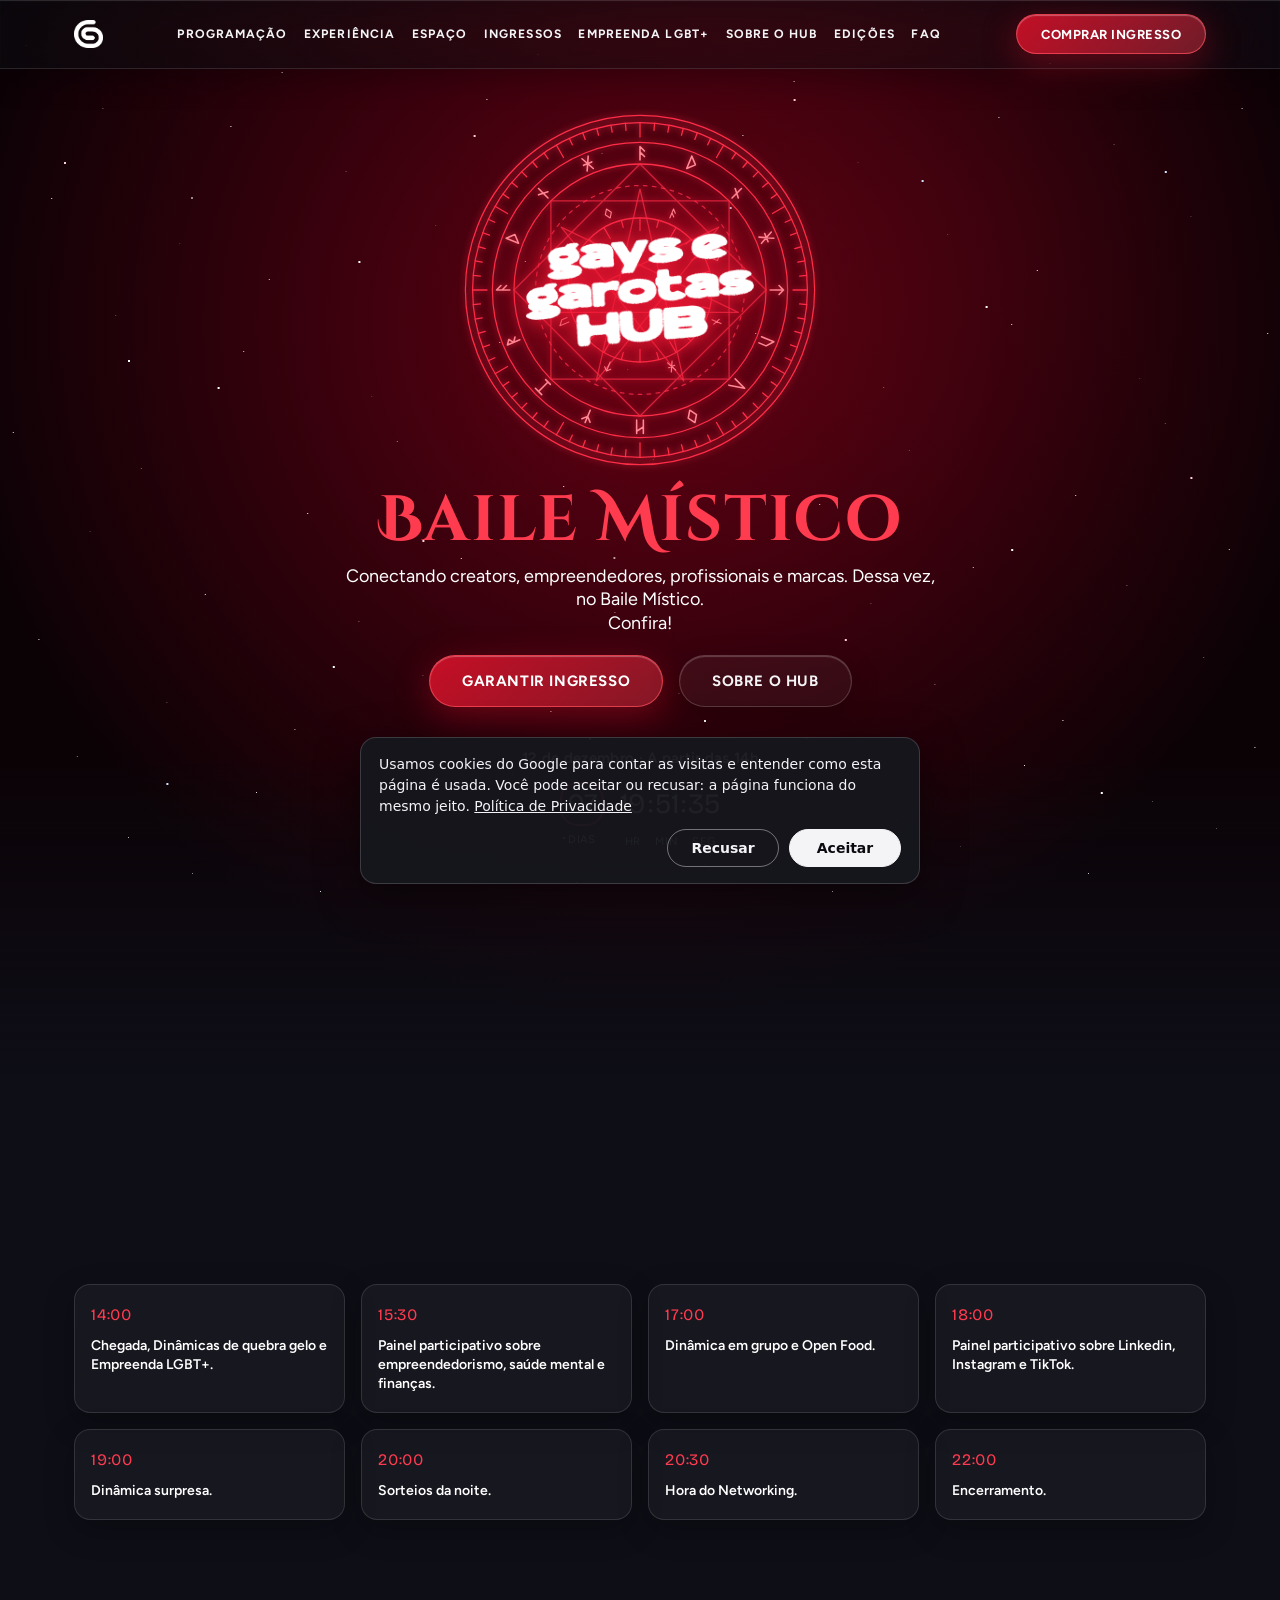
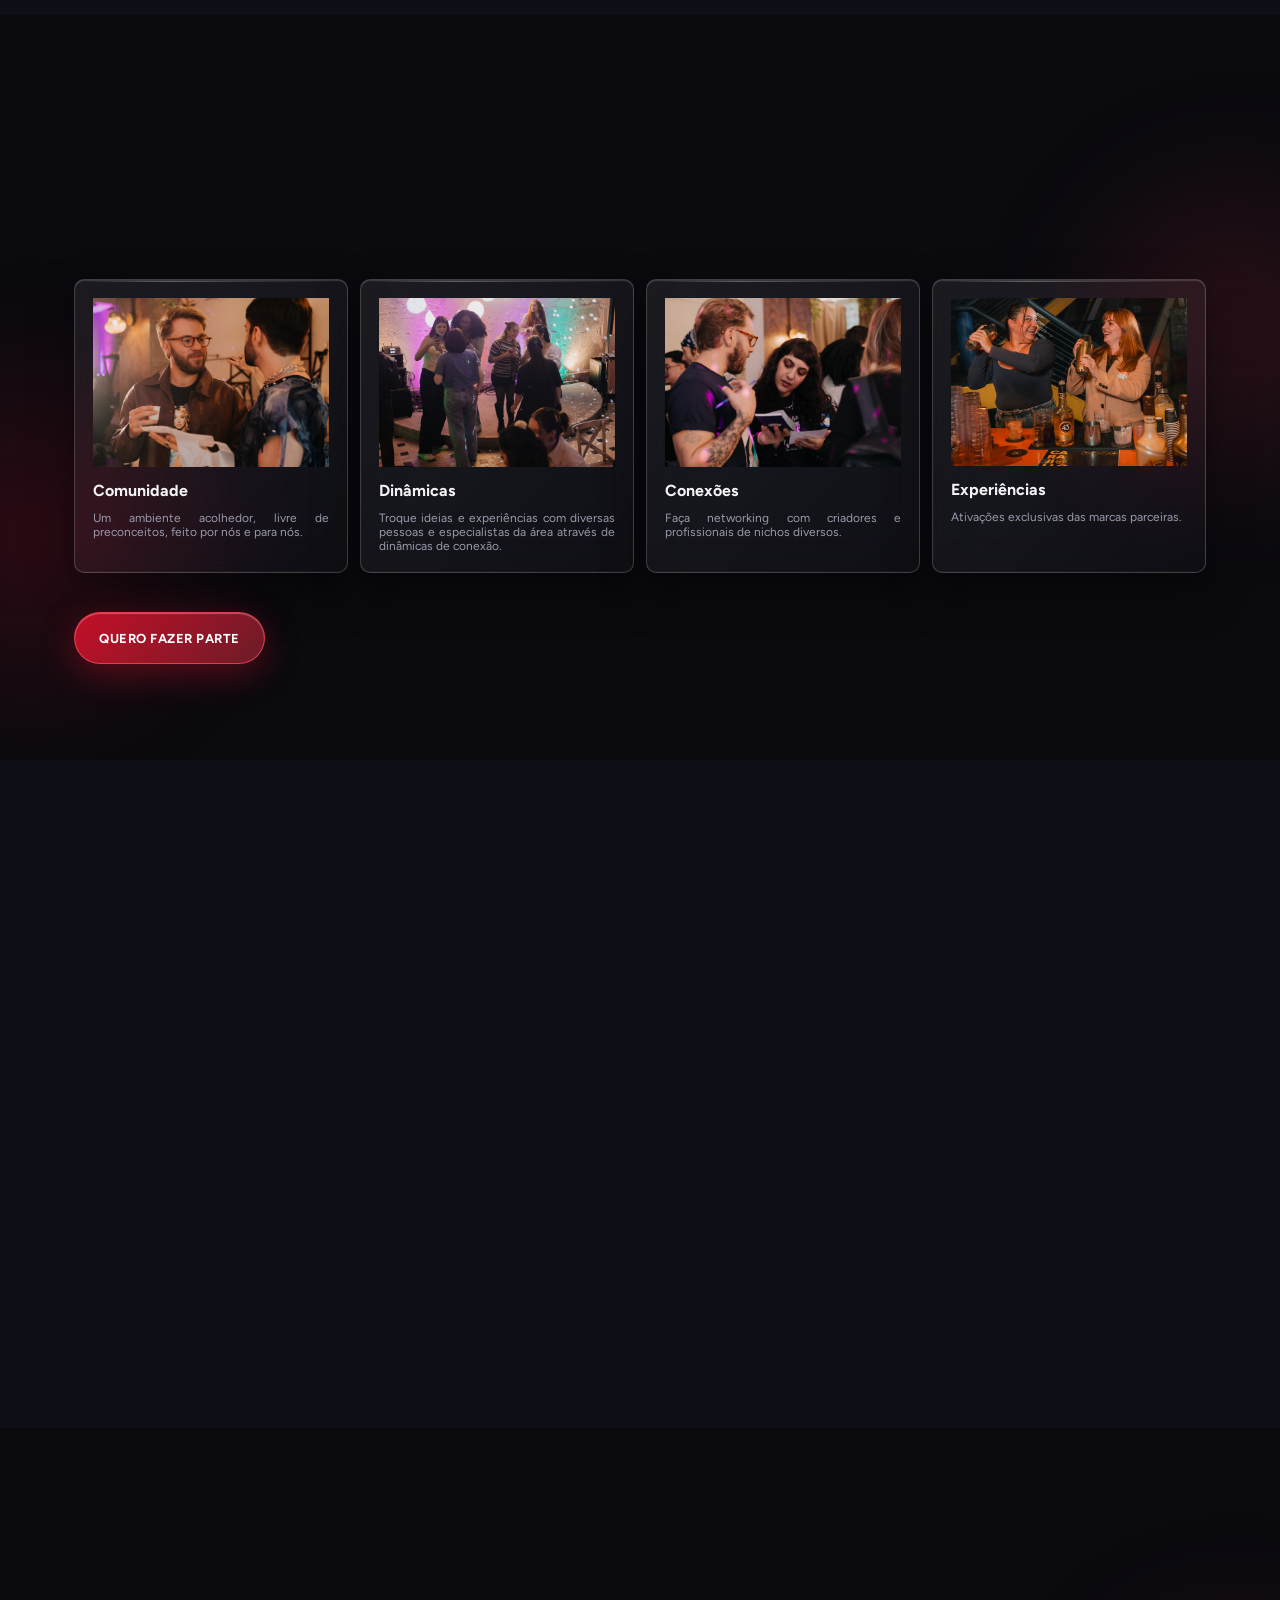
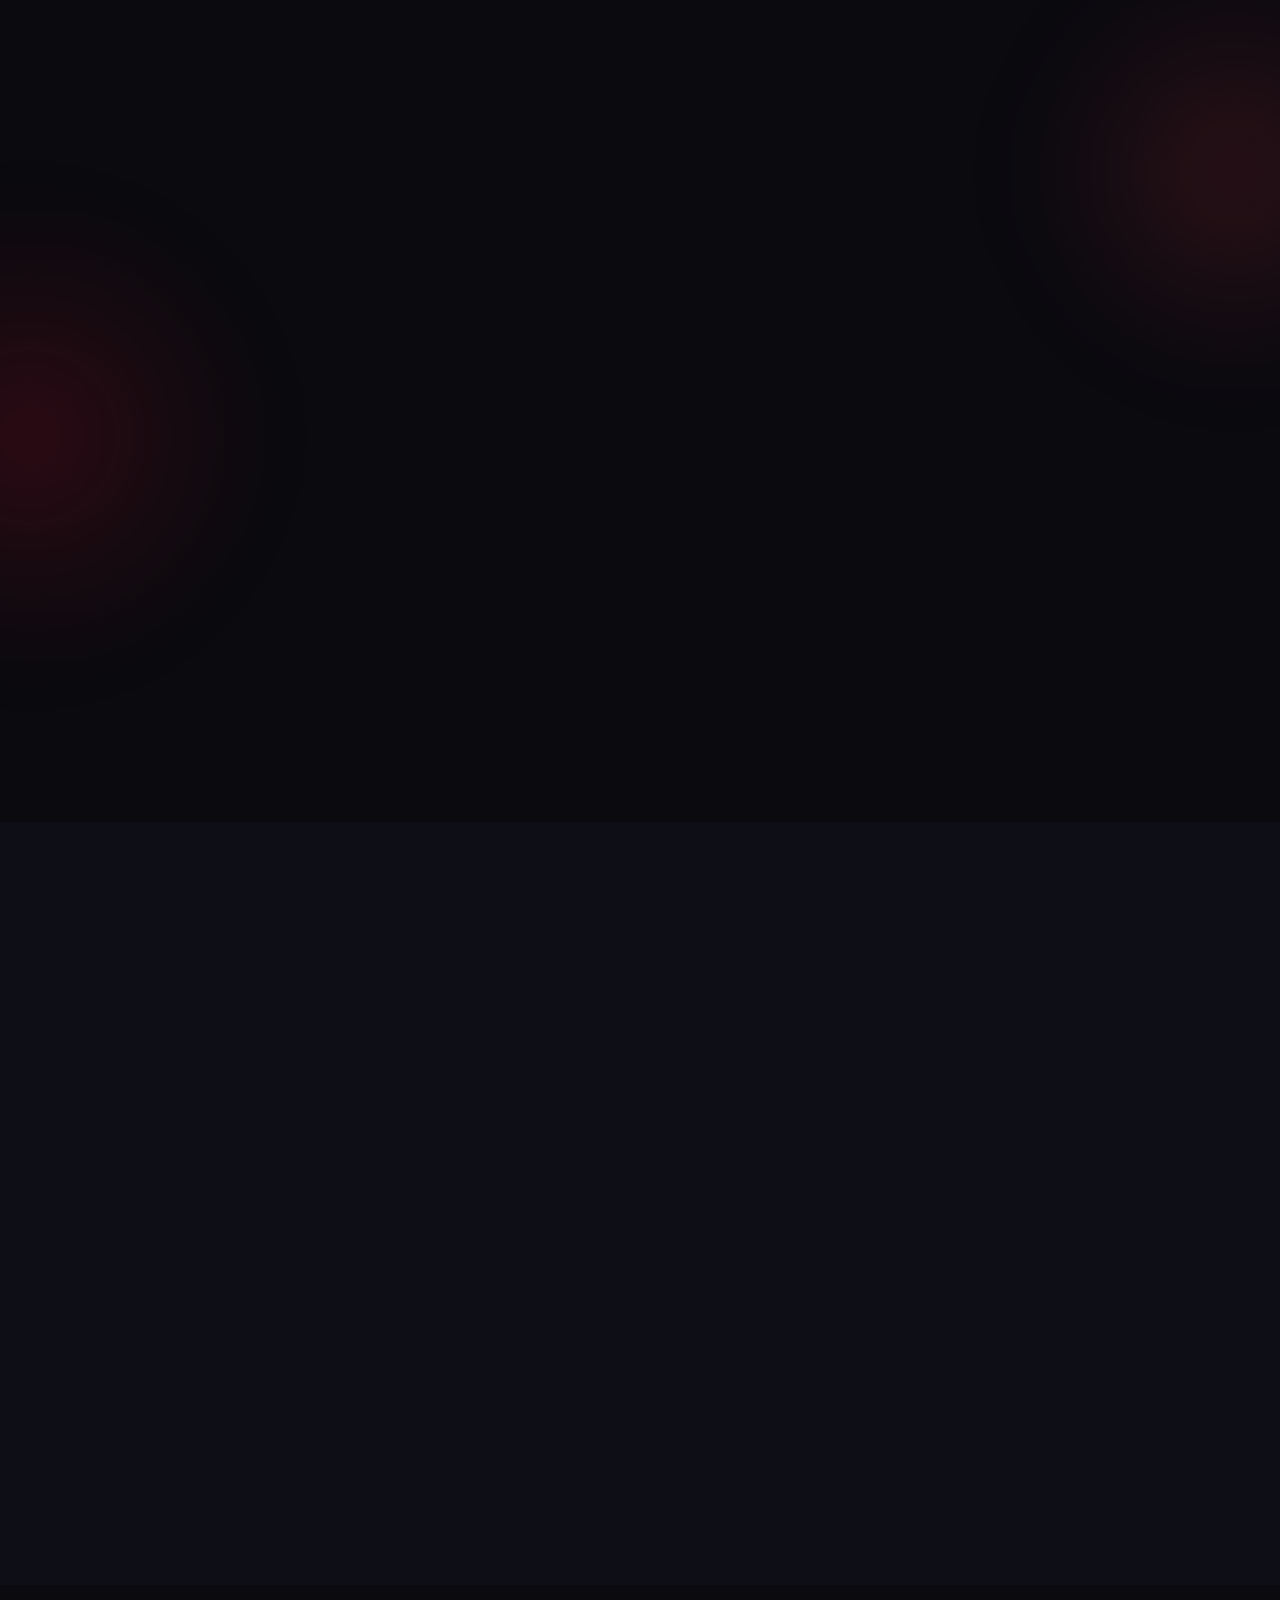
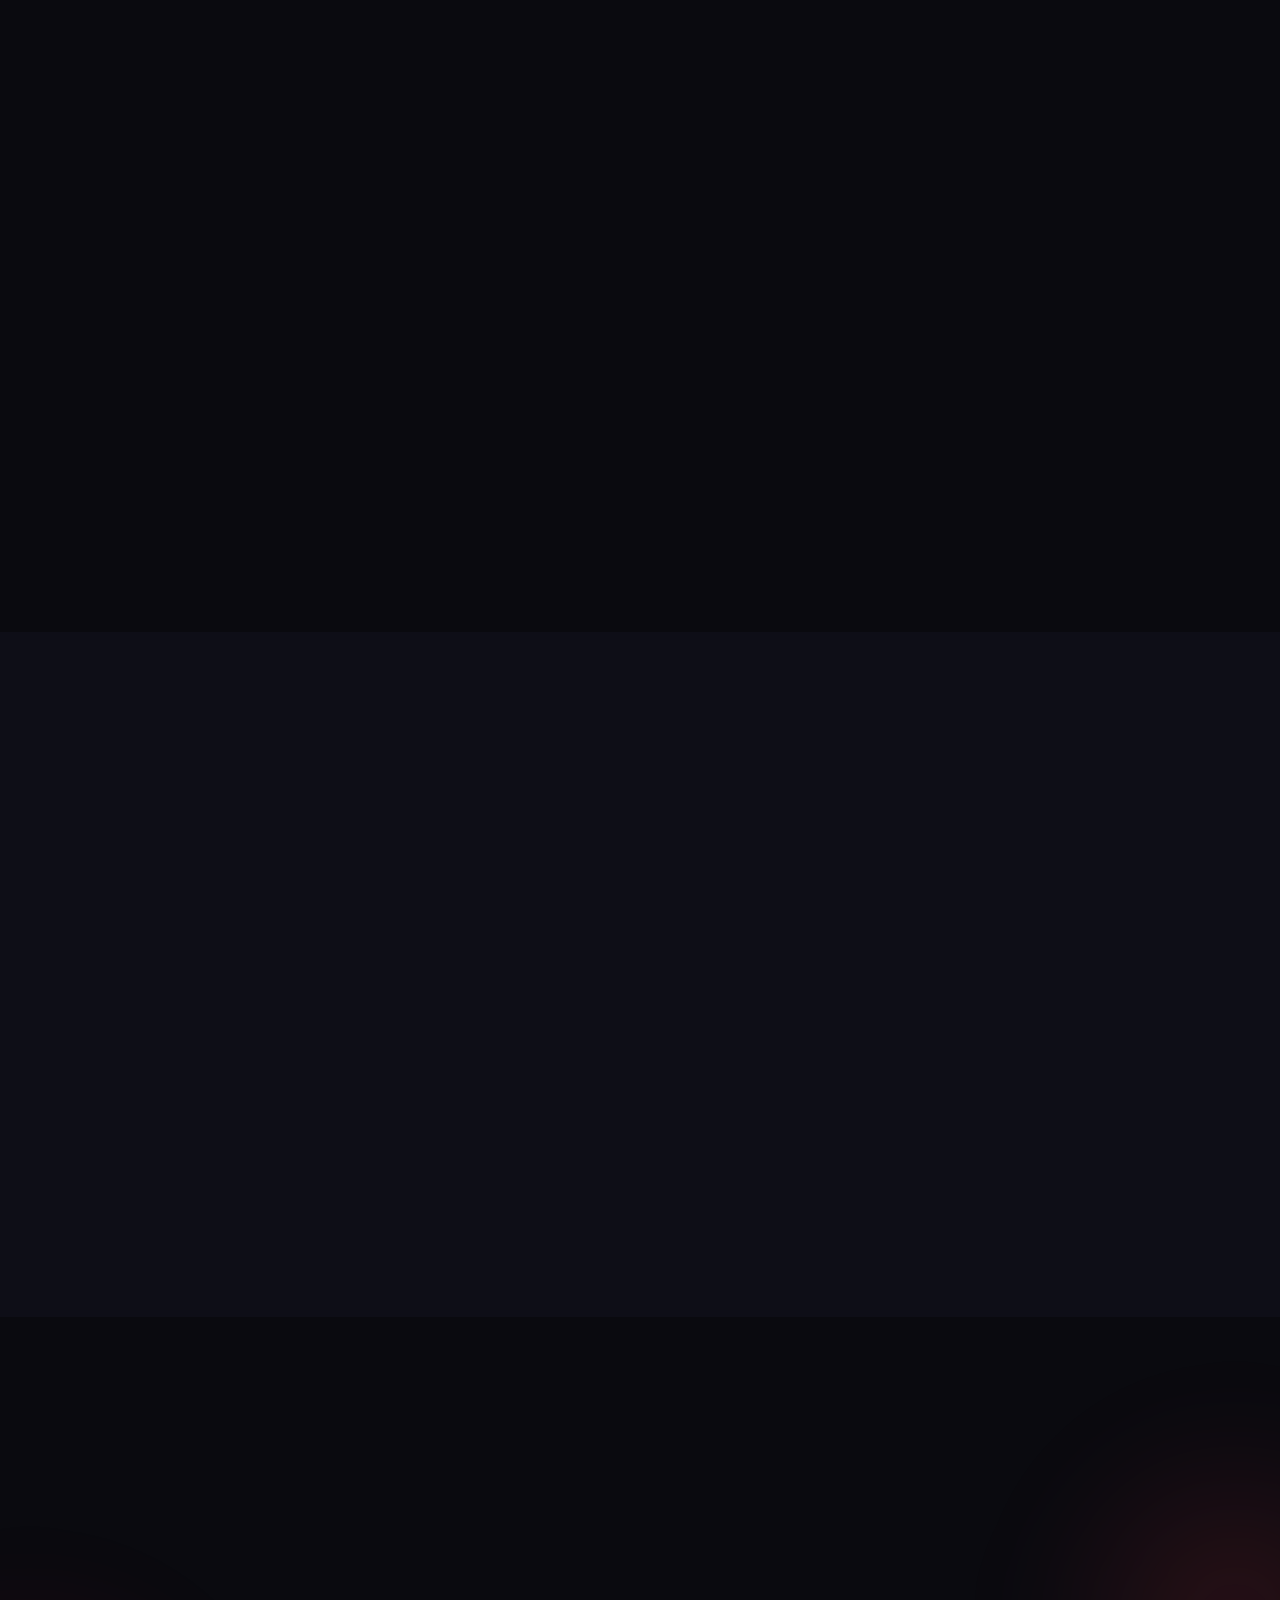
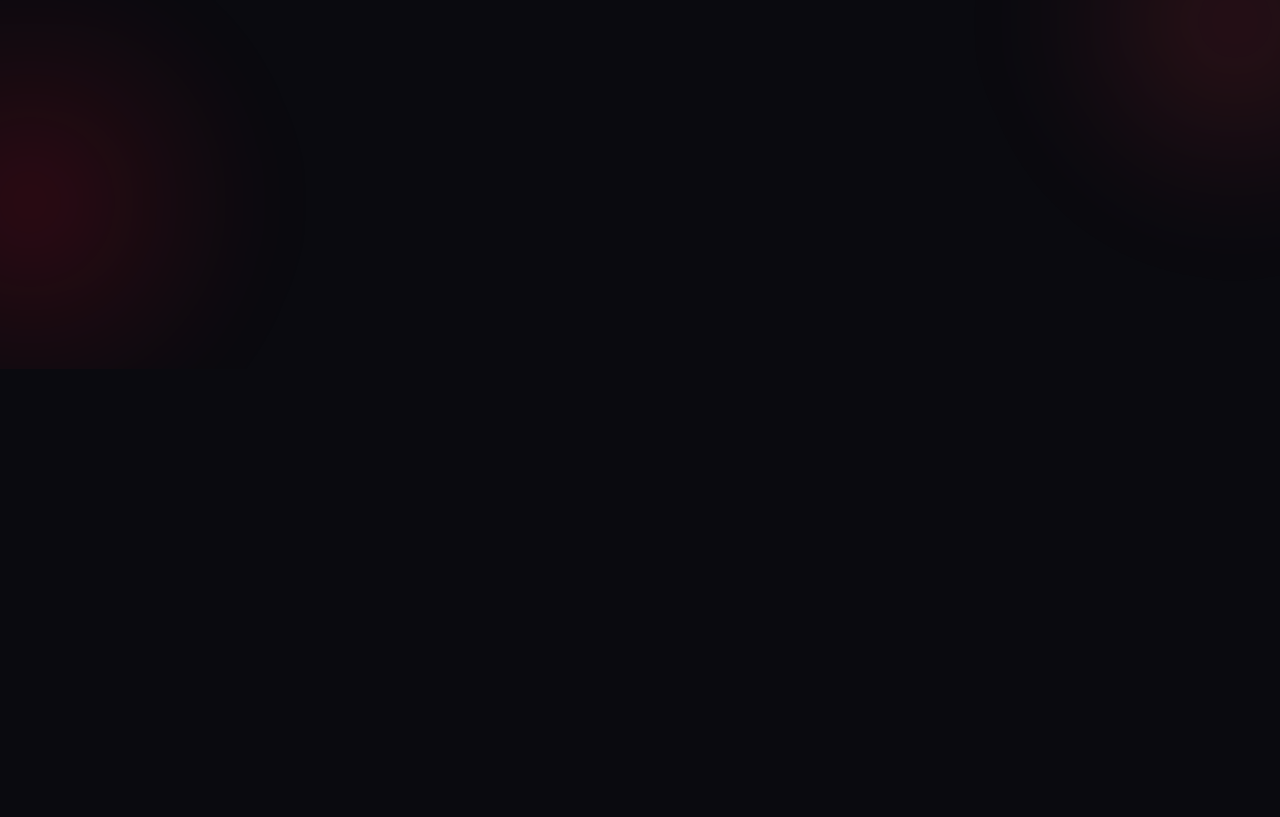
<file: index.html>
<!DOCTYPE html>
<html lang="pt-BR">
<head>
<meta charset="UTF-8">
<meta name="viewport" content="width=device-width, initial-scale=1.0">
<title>Gays e Garotas Hub</title>
<!-- Por enquanto o endereço principal leva ao evento (/evento/); depois aqui fica a versão web do app -->
<meta http-equiv="refresh" content="0; url=/evento/">
<link rel="canonical" href="https://gaysegarotas.com.br/evento/">
<meta property="og:type" content="website">
<meta property="og:url" content="https://gaysegarotas.com.br/evento/">
<meta property="og:title" content="Gays e Garotas Hub - Baile Místico">
<meta property="og:description" content="Participe do Gays e Garotas Hub - Baile Místico no Onze Onze House - Espaço Cultural, em São Paulo. Conexões reais para a comunidade LGBTQIAPN+, creators, empreendedores e networking. Garanta seu ingresso!">
<meta property="og:image" content="https://gaysegarotas.com.br/img/imgevento/baile-mistico.png">
<meta name="twitter:card" content="summary_large_image">
<meta name="twitter:image" content="https://gaysegarotas.com.br/img/imgevento/baile-mistico.png">
<link rel="icon" type="image/png" href="/favicon.png">
<script>location.replace('/evento/' + location.search + location.hash);</script>
</head>
<body style="background:#111;color:#fff;font-family:-apple-system,system-ui,sans-serif;text-align:center;padding:40px">
<a href="/evento/" style="color:#fff">Gays e Garotas Hub - Baile Místico</a>
</body>
</html>
</file>
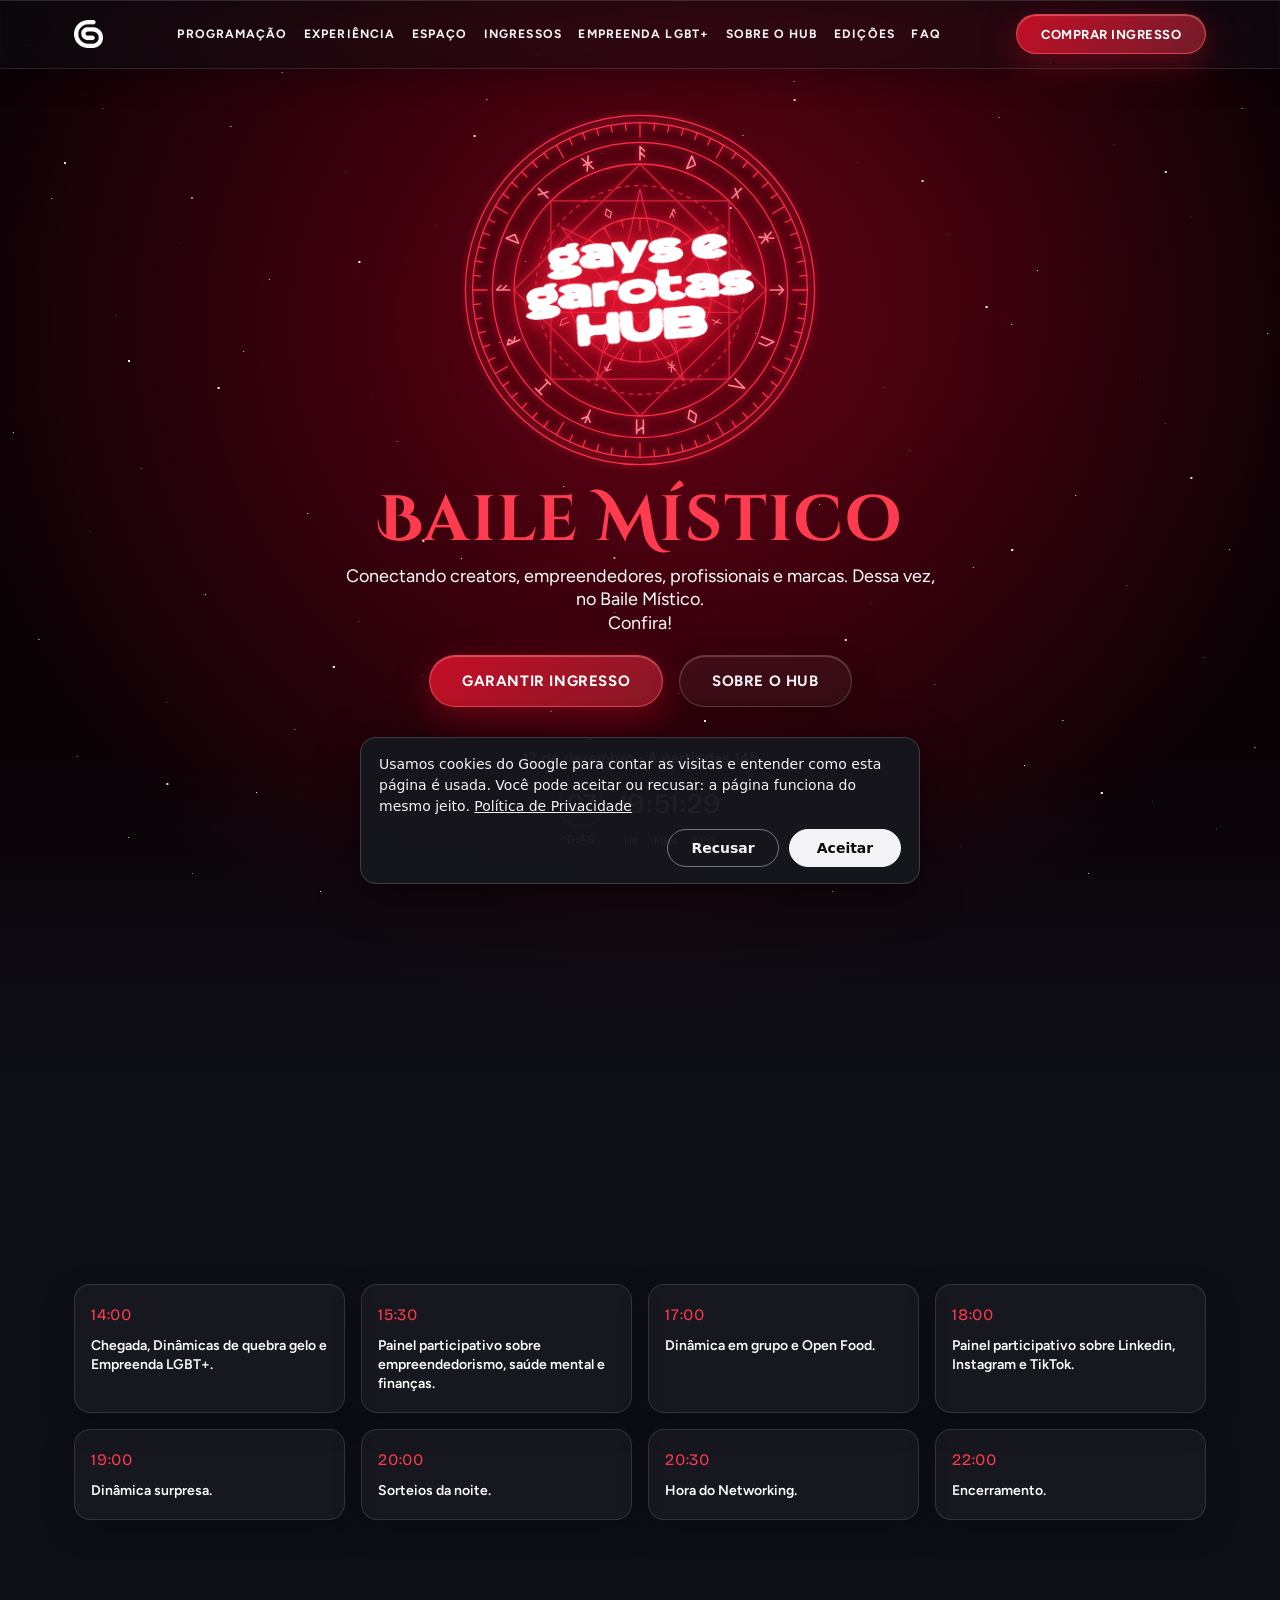
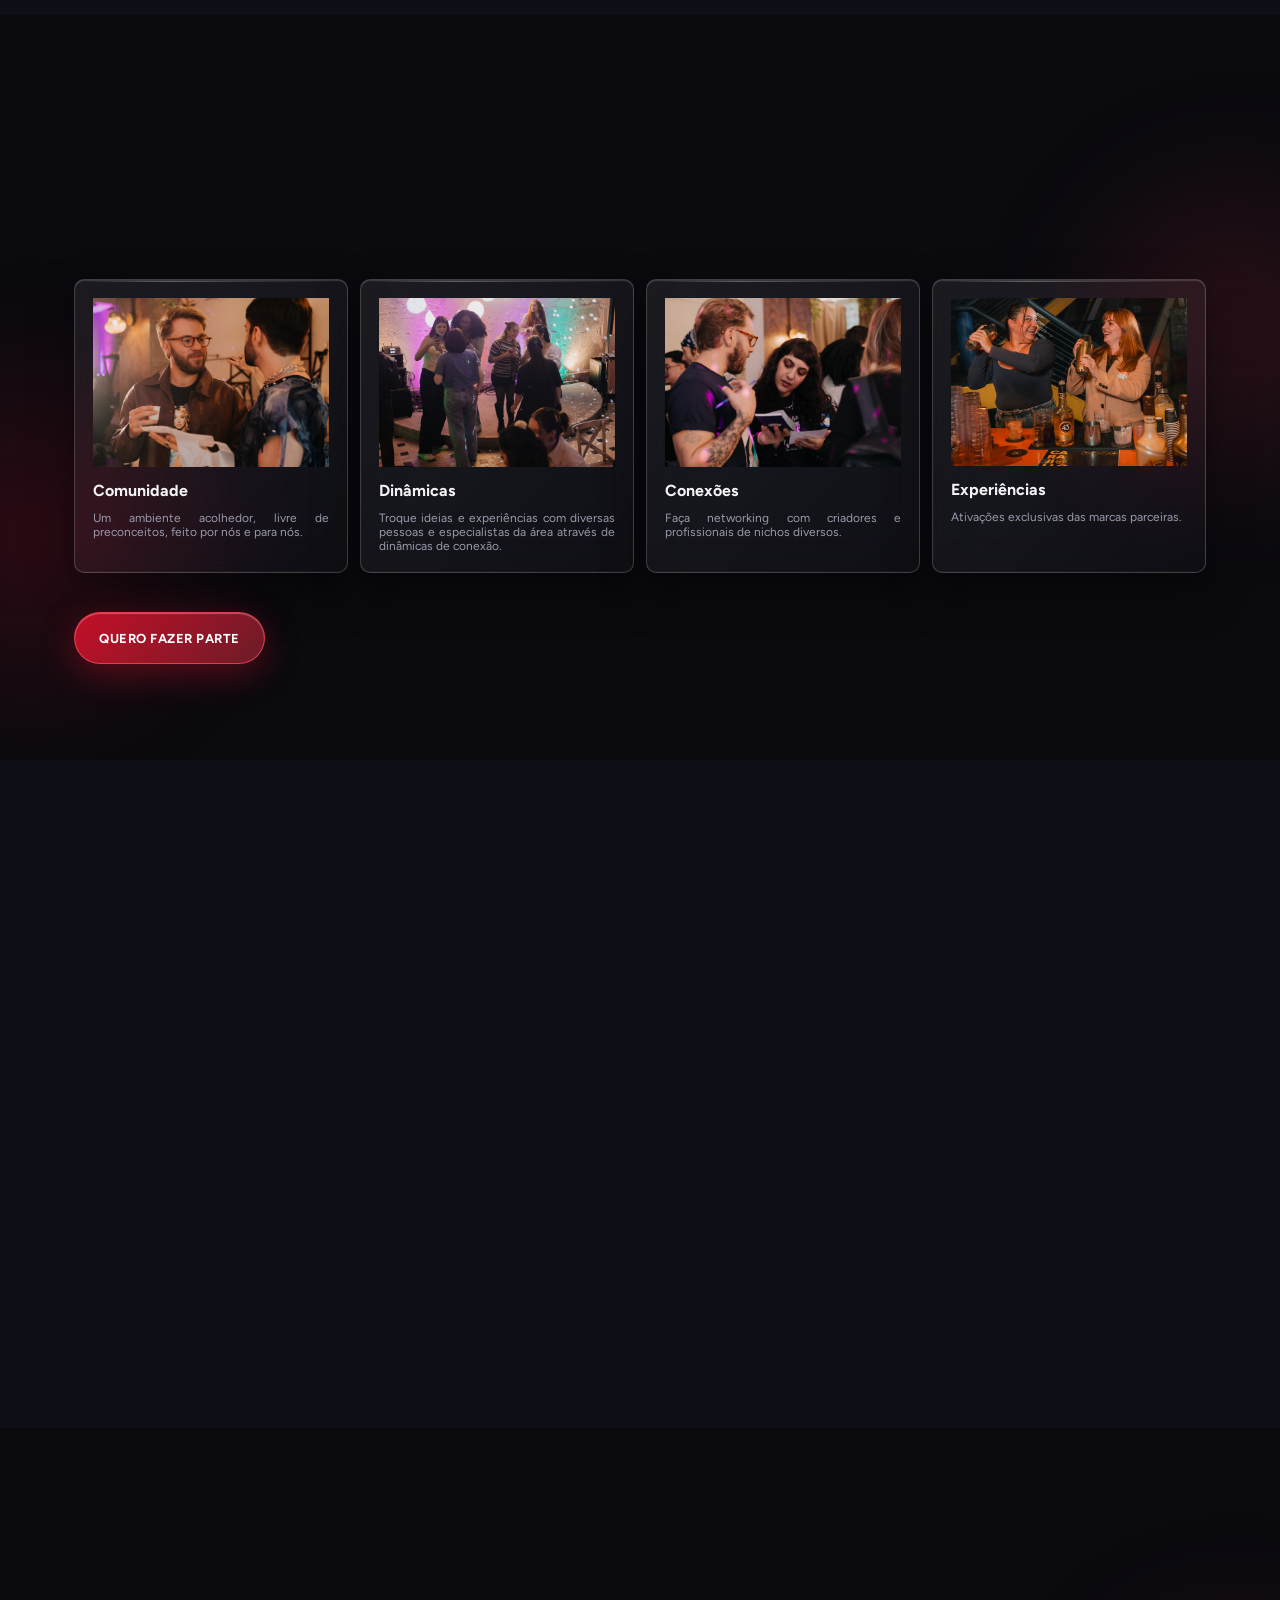
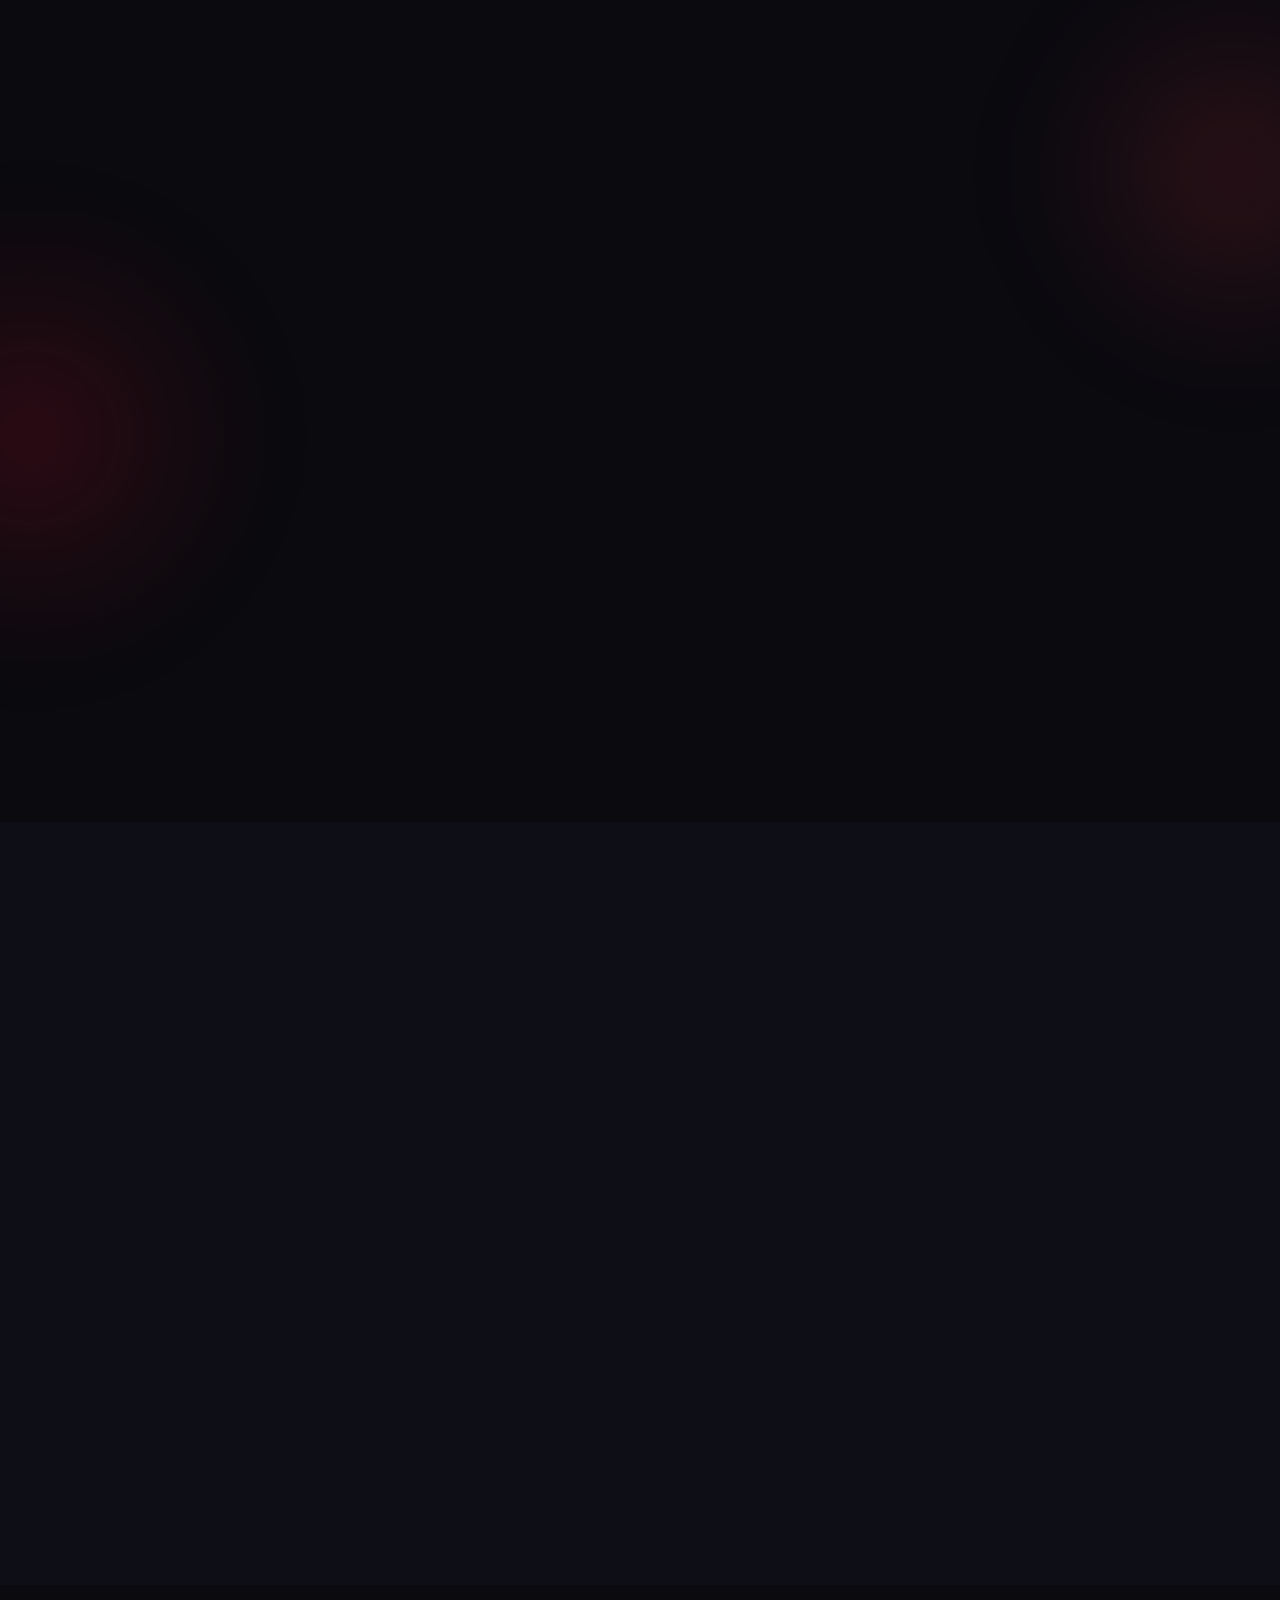
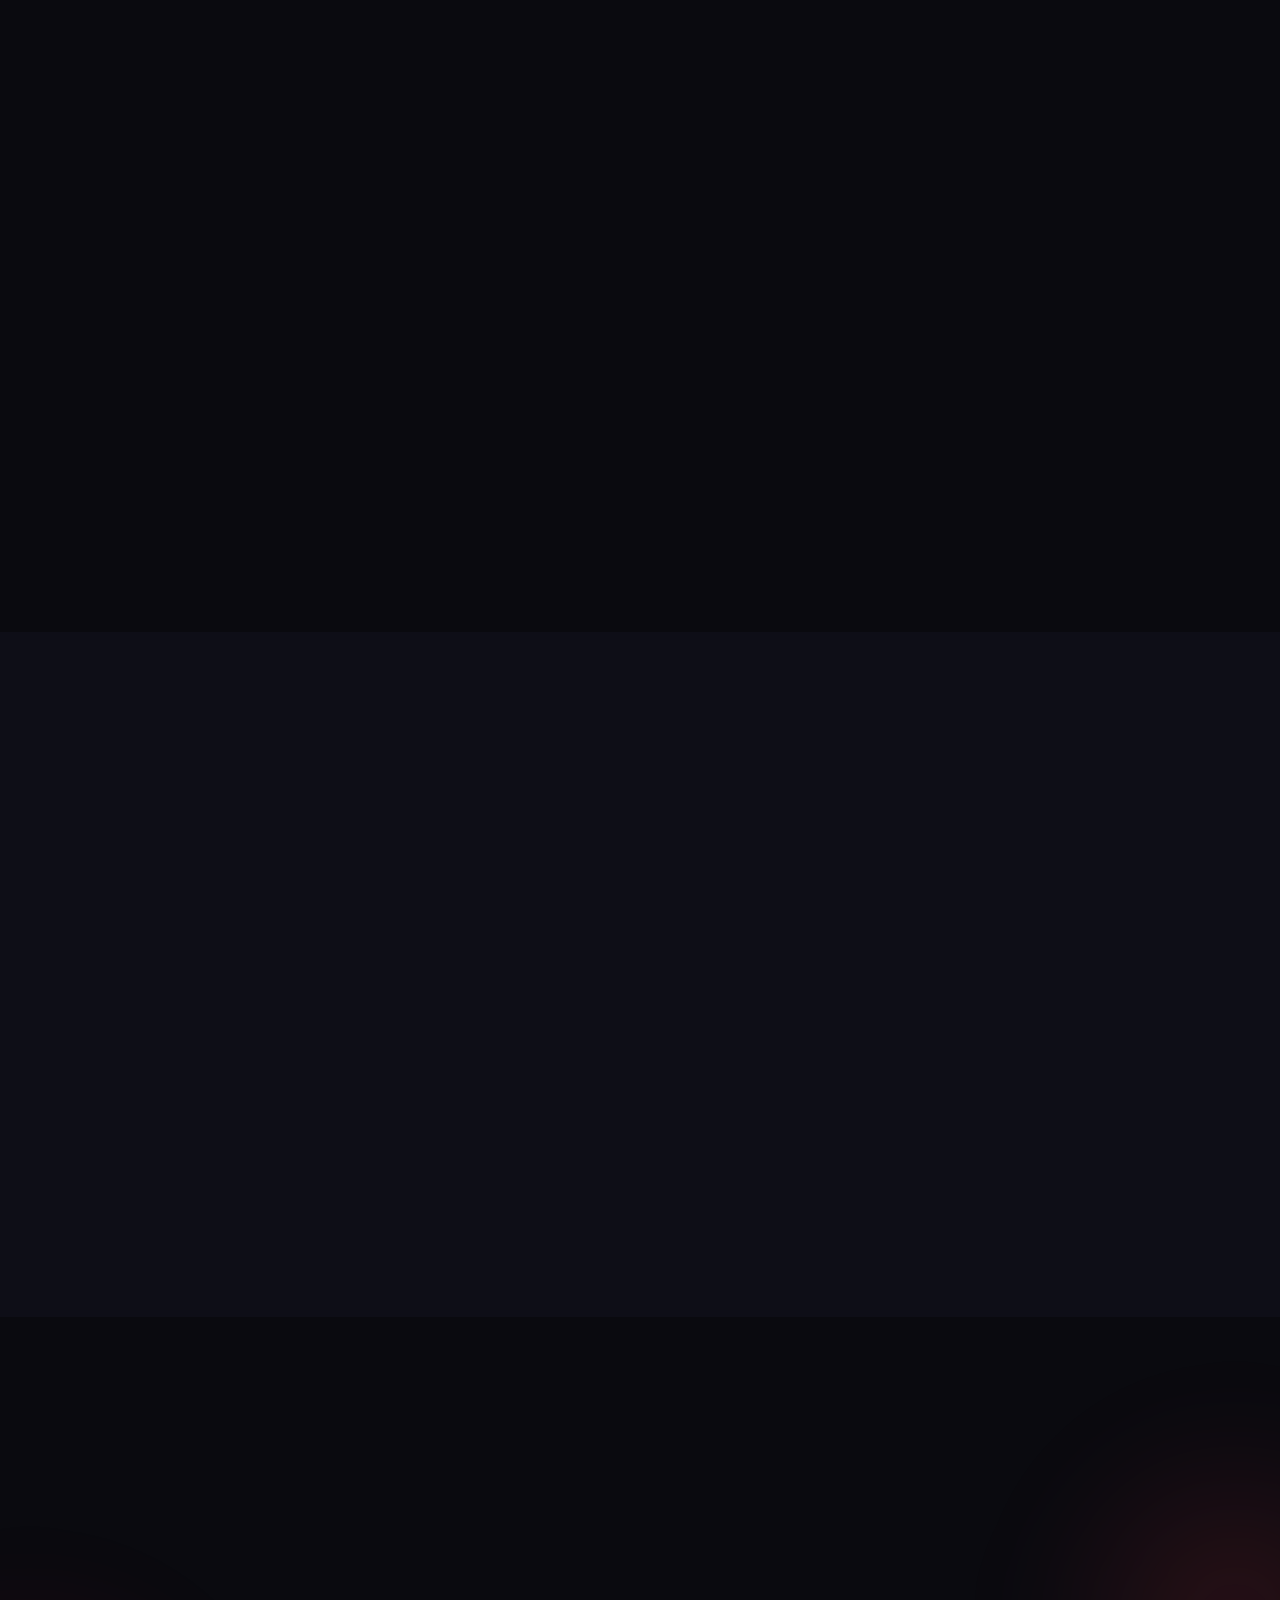
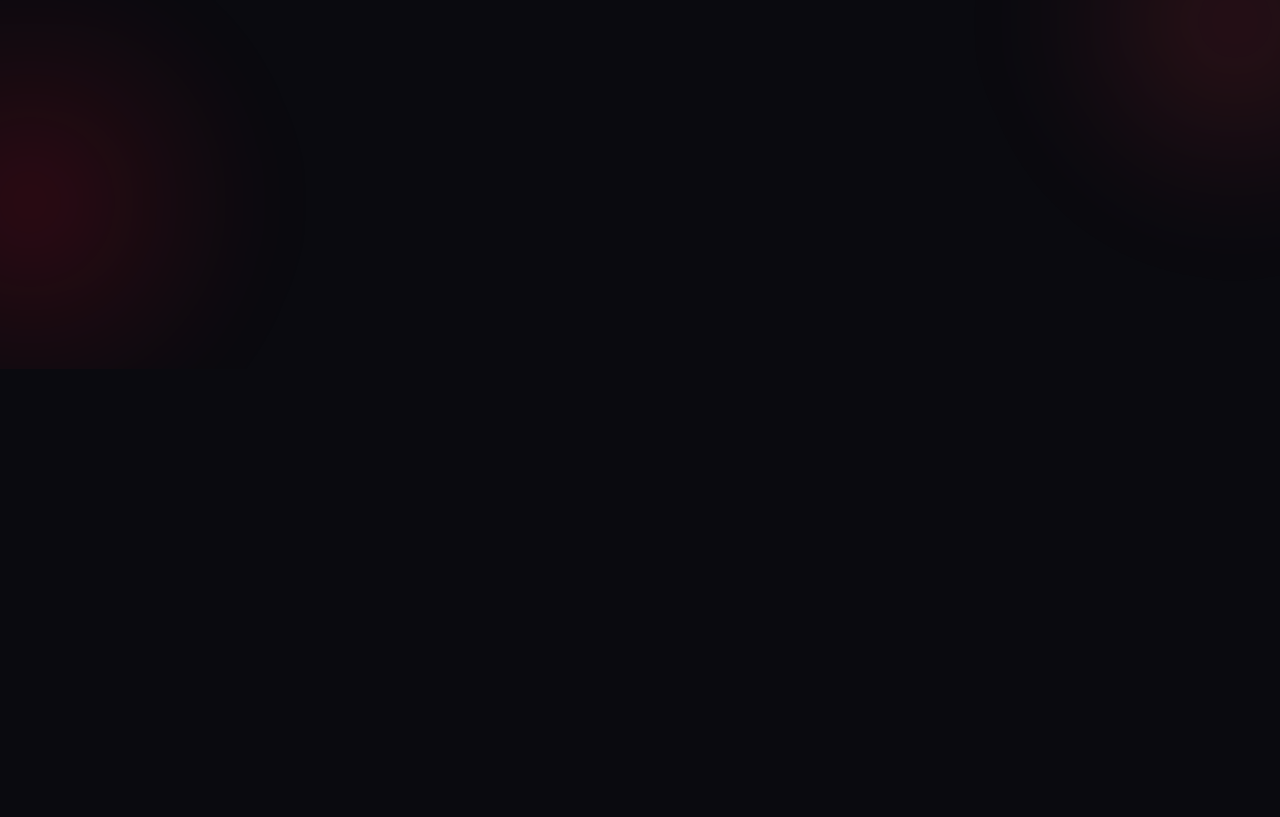
<file: evento/index.html>
<!DOCTYPE html>
<html lang="pt-BR">
<head>
<!-- Google Analytics e Tag Manager: só depois de a pessoa aceitar os cookies (cookies.js) -->
<script src="/cookies.js?v=2" defer></script>

<meta charset="UTF-8">
<meta name="viewport" content="width=device-width, initial-scale=1.0, viewport-fit=cover">
<title>Gays e Garotas Hub - Baile Místico</title>


<meta name="description" content="Participe do Gays e Garotas Hub - Baile Místico no Onze Onze House - Espaço Cultural, em São Paulo. O Gays e Garotas Hub oferece conexões reais para a comunidade LGBTQIAPN+, creators, empreendedores e networking. Garanta seu ingresso!">

<!-- Open Graph / Redes Sociais -->
<meta property="og:type" content="website">
<meta property="og:url" content="https://gaysegarotas.com.br/evento/">
<meta property="og:title" content="Gays e Garotas Hub - Baile Místico">
<meta property="og:description" content="Participe do Gays e Garotas Hub - Baile Místico no Onze Onze House - Espaço Cultural, em São Paulo. Conexões reais para a comunidade LGBTQIAPN+, creators, empreendedores e networking. Garanta seu ingresso!">
<meta property="og:image" content="https://gaysegarotas.com.br/img/imgevento/baile-mistico.png">

<!-- Twitter Cards -->
<meta name="twitter:card" content="summary_large_image">
<meta name="twitter:url" content="https://gaysegarotas.com.br/evento/">
<meta name="twitter:title" content="Gays e Garotas Hub - Baile Místico">
<meta name="twitter:description" content="Participe do Gays e Garotas Hub - Baile Místico no Onze Onze House - Espaço Cultural, em São Paulo. Conexões reais para a comunidade LGBTQIAPN+, creators, empreendedores e networking. Garanta seu ingresso!">
<meta name="twitter:image" content="https://gaysegarotas.com.br/img/imgevento/baile-mistico.png">

<link rel="icon" type="image/png" sizes="32x32" href="/favicon.png">
<link rel="icon" type="image/png" sizes="16x16" href="/favicon.png">
<link rel="shortcut icon" href="/favicon.png" type="image/png">
<link rel="preconnect" href="https://fonts.googleapis.com">
<link rel="preconnect" href="https://fonts.gstatic.com" crossorigin>
<link href="https://fonts.googleapis.com/css2?family=Bricolage+Grotesque:opsz,wght@12..96,600;12..96,700;12..96,800&family=Cinzel+Decorative:wght@700&family=Figtree:wght@400;500;600;700;800&display=swap" rel="stylesheet">

<!-- Schema de Evento -->
<script type="application/ld+json">
{
  "@context": "https://schema.org",
  "@type": "Event",
  "name": "Gays e Garotas Hub - Baile Místico",
  "startDate": "2026-12-12T14:00:00-03:00",
  "endDate": "2026-12-12T22:00:00-03:00",
  "previousStartDate": "2026-10-31T14:00:00-03:00",
  "eventAttendanceMode": "https://schema.org/OfflineEventAttendanceMode",
  "eventStatus": "https://schema.org/EventRescheduled",
  "image": [
    "https://gaysegarotas.com.br/img/imgevento/baile-mistico-1x1.jpg",
    "https://gaysegarotas.com.br/img/imgevento/baile-mistico-4x3.jpg",
    "https://gaysegarotas.com.br/img/imgevento/baile-mistico-16x9.jpg"
  ],
  "location": {
    "@type": "Place",
    "name": "Onze Onze House - Espaço Cultural",
    "address": {
      "@type": "PostalAddress",
      "streetAddress": "R. São Domingos, 54 - Bela Vista",
      "addressLocality": "São Paulo",
      "addressRegion": "SP",
      "postalCode": "01326-000",
      "addressCountry": "BR"
    }
  },
  "url": "https://gaysegarotas.com.br/evento/",
  "description": "O encontro oficial do Gays e Garotas Hub - Baile Místico, que conecta creators, empreendedores e marcas em um ambiente seguro.",
  "performer": [
    { "@type": "Person", "name": "Julio Tuschi" },
    { "@type": "Person", "name": "Eloá Sgrignoli" },
    { "@type": "Person", "name": "Manuela Freitas" },
    { "@type": "Person", "name": "Lyra Libero" },
    { "@type": "Person", "name": "Vitor Manon" },
    { "@type": "PerformingGroup", "name": "Kerodrama" }
  ],
  "offers": {
    "@type": "Offer",
    "price": "240.00",
    "priceCurrency": "BRL",
    "url": "https://gaysegarotas.com.br/evento/#ingressos",
    "availability": "https://schema.org/InStock",
    "validFrom": "2026-11-04T00:00:00-03:00"
  },
  "organizer": {
    "@type": "Organization",
    "name": "Gays e Garotas Hub",
    "url": "https://gaysegarotas.com.br/"
  }
}
</script>

<link rel="stylesheet" href="/evento/estilo.css?v=14">

<script>
  if (/constructor/i.test(window.HTMLElement) || (function (p) { return p.toString() === "[object SafariRemoteNotification]"; })(!window['safari'] || (typeof safari !== 'undefined' && window['safari'].pushNotification))) {
    document.documentElement.classList.add('is-safari');
  }
</script>
</head>
<body>

<header>
  <nav class="nav">
    <a href="#" class="logo-link">
      <img src="/img/g.png" alt="Gays e Garotas Hub" class="logo-img">
    </a>
    <div class="nav-mobile-countdown" id="navMobileCountdown">
      <span class="nav-cd-label">Faltam:</span>
      <div class="nav-cd-dias" id="nav-cd-dias">00</div>
      <span class="nav-cd-time" id="nav-cd-horas">00</span>
      <span class="nav-cd-sep">:</span>
      <span class="nav-cd-time" id="nav-cd-min">00</span>
      <span class="nav-cd-sep">:</span>
      <span class="nav-cd-time" id="nav-cd-seg">00</span>
    </div>
    <ul class="nav-links" id="navLinks">
      <li><a href="#programacao" class="bootzy">Programação</a></li>
      <li><a href="#experiencia" class="bootzy">Experiência</a></li>
      <li><a href="#espaco" class="bootzy">Espaço</a></li>
      <li><a href="#ingressos" class="bootzy">Ingressos</a></li>
      <li><a href="#empreenda" class="bootzy">Empreenda LGBT+</a></li>
      <li><a href="#sobre-hub" class="bootzy">Sobre o HUB</a></li>
      <li><a href="#edicoes-anteriores" class="bootzy">Edições</a></li>
      <li><a href="#info" class="bootzy">FAQ</a></li>
    </ul>
    <div class="nav-cta">
      <a href="#ingressos" class="btn bootzy link-pagamento-global">Comprar ingresso</a>
      <button class="menu-toggle" id="menuToggle" aria-label="Abrir menu" type="button">☰</button>
    </div>
  </nav>
</header>

<section class="abertura" id="inicio">
  <div class="abertura-conteudo">
    <div class="hero-marca reveal">
      <div class="circulo-runas" aria-hidden="true"><svg class="anel anel-1" viewBox="-100 -100 200 200"><circle r="97"/><circle r="93"/><path d="M0 -93L0 -85M8.11 -92.65L7.76 -88.66M16.15 -91.59L15.45 -87.65M24.07 -89.83L23.03 -85.97M31.81 -87.39L30.44 -83.63M39.3 -84.29L37.61 -80.66M46.5 -80.54L42.5 -73.61M53.34 -76.18L51.05 -72.9M59.78 -71.24L57.21 -68.18M65.76 -65.76L62.93 -62.93M71.24 -59.78L68.18 -57.21M76.18 -53.34L72.9 -51.05M80.54 -46.5L73.61 -42.5M84.29 -39.3L80.66 -37.61M87.39 -31.81L83.63 -30.44M89.83 -24.07L85.97 -23.03M91.59 -16.15L87.65 -15.45M92.65 -8.11L88.66 -7.76M93 0L85 0M92.65 8.11L88.66 7.76M91.59 16.15L87.65 15.45M89.83 24.07L85.97 23.03M87.39 31.81L83.63 30.44M84.29 39.3L80.66 37.61M80.54 46.5L73.61 42.5M76.18 53.34L72.9 51.05M71.24 59.78L68.18 57.21M65.76 65.76L62.93 62.93M59.78 71.24L57.21 68.18M53.34 76.18L51.05 72.9M46.5 80.54L42.5 73.61M39.3 84.29L37.61 80.66M31.81 87.39L30.44 83.63M24.07 89.83L23.03 85.97M16.15 91.59L15.45 87.65M8.11 92.65L7.76 88.66M0 93L0 85M-8.11 92.65L-7.76 88.66M-16.15 91.59L-15.45 87.65M-24.07 89.83L-23.03 85.97M-31.81 87.39L-30.44 83.63M-39.3 84.29L-37.61 80.66M-46.5 80.54L-42.5 73.61M-53.34 76.18L-51.05 72.9M-59.78 71.24L-57.21 68.18M-65.76 65.76L-62.93 62.93M-71.24 59.78L-68.18 57.21M-76.18 53.34L-72.9 51.05M-80.54 46.5L-73.61 42.5M-84.29 39.3L-80.66 37.61M-87.39 31.81L-83.63 30.44M-89.83 24.07L-85.97 23.03M-91.59 16.15L-87.65 15.45M-92.65 8.11L-88.66 7.76M-93 0L-85 0M-92.65 -8.11L-88.66 -7.76M-91.59 -16.15L-87.65 -15.45M-89.83 -24.07L-85.97 -23.03M-87.39 -31.81L-83.63 -30.44M-84.29 -39.3L-80.66 -37.61M-80.54 -46.5L-73.61 -42.5M-76.18 -53.34L-72.9 -51.05M-71.24 -59.78L-68.18 -57.21M-65.76 -65.76L-62.93 -62.93M-59.78 -71.24L-57.21 -68.18M-53.34 -76.18L-51.05 -72.9M-46.5 -80.54L-42.5 -73.61M-39.3 -84.29L-37.61 -80.66M-31.81 -87.39L-30.44 -83.63M-24.07 -89.83L-23.03 -85.97M-16.15 -91.59L-15.45 -87.65M-8.11 -92.65L-7.76 -88.66"/></svg><svg class="anel anel-2" viewBox="-100 -100 200 200"><circle r="82"/><circle r="70"/><g class="runa"><path d="M0-6V6M0-6L4-2M0-1L4 3" transform="translate(0 -76) rotate(0) scale(0.62)"/><path d="M-3-6V6M-3-6L3 0L-3 6" transform="translate(29.08 -70.21) rotate(22.5) scale(0.62)"/><path d="M0-6V6M-4-2L4 2" transform="translate(53.74 -53.74) rotate(45) scale(0.62)"/><path d="M-3-6L3 6M3-6L-3 6M-4 0H4" transform="translate(70.21 -29.08) rotate(67.5) scale(0.62)"/><path d="M0-6V6M0-6L-4-2M0-6L4-2" transform="translate(76 0) rotate(90) scale(0.62)"/><path d="M-3 6V-6L3-1V6" transform="translate(70.21 29.08) rotate(112.5) scale(0.62)"/><path d="M-4-6L4 6M-4 6V-6" transform="translate(53.74 53.74) rotate(135) scale(0.62)"/><path d="M0-6L4 0L0 6L-4 0Z" transform="translate(29.08 70.21) rotate(157.5) scale(0.62)"/><path d="M-3-6V6M3-6V6M-3 0L3-4" transform="translate(0 76) rotate(180) scale(0.62)"/><path d="M0-6V6M0 0L4-4M0 0L-4-4" transform="translate(-29.08 70.21) rotate(202.5) scale(0.62)"/><path d="M-4-6H4M0-6V6M-3 6H3" transform="translate(-53.74 53.74) rotate(225) scale(0.62)"/><path d="M0 6V-6L4-3L0 0L4 3" transform="translate(-70.21 29.08) rotate(247.5) scale(0.62)"/><path d="M0-6V6M0-6L4-2M0-1L4 3" transform="translate(-76 0) rotate(270) scale(0.62)"/><path d="M-3-6V6M-3-6L3 0L-3 6" transform="translate(-70.21 -29.08) rotate(292.5) scale(0.62)"/><path d="M0-6V6M-4-2L4 2" transform="translate(-53.74 -53.74) rotate(315) scale(0.62)"/><path d="M-3-6L3 6M3-6L-3 6M-4 0H4" transform="translate(-29.08 -70.21) rotate(337.5) scale(0.62)"/></g></svg><svg class="anel anel-3" viewBox="-100 -100 200 200"><path d="M0 -70L70 0L0 70L-70 0ZM49.5 -49.5L49.5 49.5L-49.5 49.5L-49.5 -49.5Z"/></svg><svg class="anel anel-4" viewBox="-100 -100 200 200"><circle r="58" class="tracejado"/><path d="M0 -56L24.3 50.45L-43.78 -34.92L54.6 12.46L-54.6 12.46L43.78 -34.92L-24.3 50.45Z"/></svg><svg class="anel anel-5" viewBox="-100 -100 200 200"><circle r="40"/><path d="M0 -40L0 -33M10.35 -38.64L9.32 -34.77M20 -34.64L16.5 -28.58M28.28 -28.28L25.46 -25.46M34.64 -20L28.58 -16.5M38.64 -10.35L34.77 -9.32M40 0L33 0M38.64 10.35L34.77 9.32M34.64 20L28.58 16.5M28.28 28.28L25.46 25.46M20 34.64L16.5 28.58M10.35 38.64L9.32 34.77M0 40L0 33M-10.35 38.64L-9.32 34.77M-20 34.64L-16.5 28.58M-28.28 28.28L-25.46 25.46M-34.64 20L-28.58 16.5M-38.64 10.35L-34.77 9.32M-40 0L-33 0M-38.64 -10.35L-34.77 -9.32M-34.64 -20L-28.58 -16.5M-28.28 -28.28L-25.46 -25.46M-20 -34.64L-16.5 -28.58M-10.35 -38.64L-9.32 -34.77"/><g class="runa"><path d="M0-6V6M0-6L4-2M0-1L4 3" transform="translate(17.6 -42.5) rotate(22.5) scale(0.45)"/><path d="M-3-6V6M-3-6L3 0L-3 6" transform="translate(42.5 -17.6) rotate(67.5) scale(0.45)"/><path d="M0-6V6M-4-2L4 2" transform="translate(42.5 17.6) rotate(112.5) scale(0.45)"/><path d="M-3-6L3 6M3-6L-3 6M-4 0H4" transform="translate(17.6 42.5) rotate(157.5) scale(0.45)"/><path d="M0-6V6M0-6L-4-2M0-6L4-2" transform="translate(-17.6 42.5) rotate(202.5) scale(0.45)"/><path d="M-3 6V-6L3-1V6" transform="translate(-42.5 17.6) rotate(247.5) scale(0.45)"/><path d="M-4-6L4 6M-4 6V-6" transform="translate(-42.5 -17.6) rotate(292.5) scale(0.45)"/><path d="M0-6L4 0L0 6L-4 0Z" transform="translate(-17.6 -42.5) rotate(337.5) scale(0.45)"/></g></svg></div>
      <img src="/img/logo2.png" alt="Gays & Garotas Hub" class="hero-logo-evento">
    </div>
    <h1 class="reveal"><span class="spooky-text">Baile Místico</span></h1>
    <p class="abertura-subtitulo reveal" style="color:#ffffff;">Conectando creators, empreendedores, profissionais e marcas. Dessa vez, no Baile Místico.<br>Confira!</p>
    <div class="abertura-acoes reveal">
      <a href="#ingressos" class="btn bootzy link-pagamento-global">Garantir ingresso</a>
      <a href="#sobre-hub" class="btn outline bootzy">Sobre o HUB</a>
    </div>
    <span class="abertura-datas reveal" id="heroDates">— carregando datas —</span>
    <div class="countdown reveal" id="countdown">
      <div class="bloco-tempo">
        <div class="num" id="cd-dias">00</div>
        <div class="lbl">DIAS</div>
      </div>
      <div class="separador"></div>
      <div class="relogio">
        <div class="bloco-tempo">
          <div class="num" id="cd-horas">00</div>
          <div class="lbl">HR</div>
        </div>
        <div class="separador">:</div>
        <div class="bloco-tempo">
          <div class="num" id="cd-min">00</div>
          <div class="lbl">MIN</div>
        </div>
        <div class="separador">:</div>
        <div class="bloco-tempo">
          <div class="num" id="cd-seg">00</div>
          <div class="lbl">SEG</div>
        </div>
      </div>
    </div>
  </div>
</section>

<section class="section section-alt" id="programacao">
  <div class="container">
    <span class="eyebrow reveal">Como será?</span>
    <h2 class="reveal">Programação</h2>
    
    <div class="prog-scroll">
      <div class="prog-list" id="progList"></div>
    </div>
  </div>
</section>

<div hidden class="marquee">
  <div class="marquee-track" id="marqueeTrack"></div>
</div>

<section class="section" id="experiencia">
  <div class="container">
    <span class="eyebrow reveal">experiência</span>
    <h2 class="titulo-anos2000 reveal"><span class="spooky-text">Baile Místico</span></h2>
    <div class="experiencia-texto">
      <p class="reveal">Prepare-se para o Baile Místico do Gays e Garotas Hub.</p>
      <div class="experiencia-scroll">
        <div class="experiencia-cards" id="experienciaCards">
          <div class="experiencia-card reveal">
            <img src="/img/experiencia/comunidade.jpg" alt="Comunidade">
            <strong>Comunidade</strong><br>
            <span>Um ambiente acolhedor, livre de preconceitos, feito por nós e para nós.</span>
          </div>
          <div class="experiencia-card reveal">
            <img src="/img/experiencia/workshops.jpg" alt="Painéis & Conversas">
            <strong>Dinâmicas</strong><br>
            <span>Troque ideias e experiências com diversas pessoas e especialistas da área através de dinâmicas de conexão.</span>
          </div>
          <div class="experiencia-card reveal">
            <img src="/img/experiencia/conexoes.jpg" alt="Conexões">
            <strong>Conexões</strong><br>
            <span>Faça networking com criadores e profissionais de nichos diversos.</span>
          </div>
          <div class="experiencia-card reveal">
            <img src="/img/experiencia/experiencias.jpg" alt="Experiências">
            <strong>Experiências</strong><br>
            <span>Ativações exclusivas das marcas parceiras.</span>
          </div>
        </div>
      </div>
      <a href="#ingressos" class="btn bootzy link-pagamento-global" style="margin-top:10px;">Quero fazer parte</a>
    </div>
  </div>
</section>

<section class="section section-alt" id="espaco">
  <div class="container">
    <span class="eyebrow reveal">Estrutura</span>
    <h2 class="reveal">Espaço</h2>
    <a href="https://www.google.com/maps/search/?api=1&query=Onze+Onze+House+R.+S%C3%A3o+Domingos,+54+-+Bela+Vista,+S%C3%A3o+Paulo+-+SP" target="_blank" rel="noopener noreferrer" class="reveal" style="display: inline-flex; align-items: center; gap: 8px; font-size: 14px; font-family: var(--font-body); font-weight: 600; color: var(--muted); margin-bottom: 20px; text-transform: none; letter-spacing: 0.02em; text-decoration: none; transition: color 0.2s ease;" onmouseover="this.style.color='var(--text)'" onmouseout="this.style.color='var(--muted)'">
      <svg width="16" height="16" viewBox="0 0 24 24" fill="none" stroke="currentColor" stroke-width="2" stroke-linecap="round" stroke-linejoin="round" aria-hidden="true" style="flex-shrink: 0; color: var(--accent-2);">
        <path d="M21 10c0 7-9 13-9 13s-9-6-9-13a9 9 0 0 1 18 0z"></path>
        <circle cx="12" cy="10" r="3"></circle>
      </svg>
      Onze Onze House - Espaço Cultural - R. São Domingos, 54 - Bela Vista, São Paulo - SP, 01326-000
    </a>
    <div class="ambiente-scroll">
      <div class="ambiente-grid" id="ambienteGrid"></div>
    </div>
  </div>
</section>

<section class="section" id="ingressos">
  <div class="container">
    <span class="eyebrow reveal">Ingresso</span>
    <h2 class="reveal">Venha fazer parte</h2>
    
    <!-- Card de compra posicionado primeiro com design reformulado -->
    <div id="ticketCompraGrid" style="margin-bottom: 48px;"></div>

    <!-- Depoimentos "O que a galera do HUB diz" posicionado logo abaixo -->
    <h3 class="reveal" style="font-size: 14px; font-family: var(--font-body); font-weight: 600; color: var(--muted); margin-bottom: 16px; text-transform: none; letter-spacing: 0.02em;">O que a galera do HUB diz:</h3>
    <div class="feedbacks-scroll">
      <div class="tickets-grid" id="feedbacksGrid"></div>
    </div>
  </div>
</section>

<section class="section section-alt" id="empreenda">
  <div class="container">
    <span class="eyebrow reveal">Negócios</span>
    <div class="empreenda-content reveal">
      <div class="empreenda-left">
        <div class="empreenda-logo">
          <img src="/img/empreenda/logo-empreenda-branco.png" alt="Empreenda LGBT+">
        </div>
      </div>
      <div class="empreenda-right">
        <!-- Carrossel de fotos para passar -->
        <div class="empreenda-slider-wrapper">
          <button type="button" class="slider-btn prev" id="empreendaPrev" aria-label="Foto anterior">❮</button>
          <div class="empreenda-slider" id="empreendaSlider">
            <div class="empreenda-slide">
              <img src="/img/empreenda/btk.jpg" alt="Empreenda LGBT+ BTK">
            </div>
            <div class="empreenda-slide">
              <img src="/img/empreenda/ju.jpg" alt="Empreenda LGBT+ Ju">
            </div>
            <div class="empreenda-slide">
              <img src="/img/empreenda/inhai.jpg" alt="Empreenda LGBT+ Nhaí">
            </div>
            <div class="empreenda-slide">
              <img src="/img/empreenda/olizen.jpg" alt="Empreenda LGBT+ Olizen">
            </div>
          </div>
          <button type="button" class="slider-btn next" id="empreendaNext" aria-label="Próxima foto">❯</button>
          <div class="slider-dots" id="empreendaDots"></div>
        </div>

        <div class="empreenda-text">
          <h3>Conheça a iniciativa</h3>
          <p>O Empreenda LGBT+ é uma solução com oportunidades e negócios para a comunidade LGBTQIAPN+. Torne-se um parceiro estratégico, exponha sua marca e conecte-se diretamente com um público engajado e de alto potencial. Inscreva-se e fortaleça a nossa rede.</p>
          <a href="https://docs.google.com/forms/d/e/1FAIpQLSfS6Ie-S19qD1J0TNaT3D2ql1tO0oXCIEPsG9aiCp3sFIH12Q/viewform" target="_blank" rel="noopener noreferrer" class="btn bootzy" style="margin-top:24px;">Inscrever-se</a>
        </div>
      </div>
    </div>
  </div>
</section>

<section class="section" id="sobre-hub">
  <div class="container">
    <span class="eyebrow reveal">Gays e Garotas</span>
    <h2 class="reveal">Sobre o HUB</h2>
    <p class="reveal" style="color: var(--muted); font-size: 17px; max-width: 800px; margin-bottom: 40px; line-height: 1.1; text-align: justify; hyphens: auto;">
      Somos um ecossistema. O Gays e Garotas conecta mentes criativas, marcas visionárias, talentos da comunidade LGBTQIAPN+ e empreendedores para gerar impacto, negócios e pertencimento.
    </p>
    <div class="sobre-scroll">
      <div class="sobre-grid">
        <div class="sobre-card reveal">
          <h3>Na mídia: Universo LGBTQIA+</h3>
          <p>Em quatro meses, o Gays e Garotas Hub reuniu cerca de 100 profissionais LGBTQIAPN+ e movimentou mais de R$ 50 mil em oportunidades. A matéria conta a nossa história.</p>
          <a href="https://www.instagram.com/p/DdAXYoHjvfg/" target="_blank" rel="noopener noreferrer" class="btn outline bootzy" style="align-self: center; margin-top: auto; padding: 0 22px; font-size: 13px;">Ler a matéria</a>
        </div>
        <div class="sobre-card reveal">
          <h3>Assista no Luize Talks</h3>
          <p></p>
          <div style="margin-top:5px; border-radius:12px; overflow:hidden; max-width:100%;">
            <iframe width="220" height="124" src="https://www.youtube-nocookie.com/embed/OHNPaNDUhj0" title="Na Mídia e Imprensa" frameborder="0" allow="accelerometer; autoplay; clipboard-write; encrypted-media; gyroscope; picture-in-picture; web-share" allowfullscreen style="display:block; width:100%; height:auto; aspect-ratio:16/9;"></iframe>
          </div>
        </div>
        <div class="sobre-card reveal">
          <h3>Parcerias Estratégicas</h3>
          <p>Parcerias com marcas da nossa comunidade para nossa comunidade, como: Nhaí Café, Instituto Jardins, Olizen BR e Gunther Galeria.</p>
        </div>
      </div>
    </div>
  </div>
</section>

<section class="section section-alt" id="edicoes-anteriores">
  <div class="container">
    <span class="eyebrow reveal">Histórico</span>
    <h2 class="reveal">Edições Anteriores</h2>
    <p class="reveal" style="color: var(--muted); font-size: 17px; max-width: 800px; margin-bottom: 20px; line-height: 1.1; text-align: justify; hyphens: auto;">
      Centenas de histórias, parcerias fechadas e noites memoráveis. Confira os marcos que construíram nossa trajetória até a aguardada edição atual.
    </p>
    <div class="edicoes-scroll">
      <div class="edicoes-grid">

        <div class="edicao-card reveal">
          <img src="/img/eventos/quarta-edicao.JPEG" alt="4ª Edição G&G" class="edicao-foto">
          <div class="edicao-info">
            <span class="edicao-tag">Nossa história</span>
            <h3>4ª Edição</h3>
          </div>
        </div>

        <div class="edicao-card reveal">
          <img src="/img/eventos/terceira-edicao.JPEG" alt="3ª Edição G&G" class="edicao-foto">
          <div class="edicao-info">
            <span class="edicao-tag">Crescimento do HUB</span>
            <h3>3ª Edição</h3>
          </div>
        </div>

        <div class="edicao-card reveal">
          <img src="/img/eventos/segunda-edicao.JPEG" alt="2ª Edição G&G" class="edicao-foto">
          <div class="edicao-info">
            <span class="edicao-tag">Mudança para HUB</span>
            <h3>2ª Edição</h3>
          </div>
        </div>
        
        <div class="edicao-card reveal">
          <img src="/img/eventos/primeira-edicao.JPEG" alt="1ª Edição G&G" class="edicao-foto">
          <div class="edicao-info">
            <span class="edicao-tag">Quando éramos G&G do MKT</span>
            <h3>1ª Edição</h3>
          </div>
        </div>
        
      </div>
    </div>
  </div>
</section>

<section class="section" id="info">
  <div class="container" style="max-width:820px;">
    <span class="eyebrow reveal">FAQ</span>
    <h2 class="reveal">Perguntas frequentes</h2>
    <div id="faqList"></div>
  </div>
</section>

<footer class="reveal">
  <div class="container">
    <div class="footer-top">
      <div class="footer-brand reveal">
        <img src="/img/logo2.png" alt="Gays & Garotas Hub" class="footer-logo">
        <p>Nosso hub que conecta creators, empreendedores e marcas em ambientes seguros.<br>Idealizado por Julio Tuschi<br>🏳️‍🌈</p>
        <div class="social-row" id="socialRow"></div>
      </div>
      <div class="footer-links reveal">
        <div class="footer-col">
          <h4>Evento</h4>
          <a href="#programacao">Programação</a>
          <a href="#espaco">Espaço</a>
          <a href="#ingressos">Ingressos</a>
          <a href="#sobre-hub">Sobre o HUB</a>
        </div>
        <div class="footer-col">
          <h4>Suporte</h4>
          <a href="#info">FAQ</a>
          <a href="https://ig.me/m/gaysegarotashub" target="_blank" rel="noopener noreferrer">Contato</a>
          <a href="#">Início</a>
          <a href="/privacidade/">Privacidade</a>
          <a href="#" data-cookies>Preferências de cookies</a>
        </div>
      </div>
    </div>
    <div class="footer-bottom reveal">
      <span>© 2026 Gays e Garotas Hub. Todos os direitos reservados.</span>
      <span>Feito com ♥ KND</span>
    </div>
  </div>
</footer>

<a href="#" id="backToTop" class="back-to-top" aria-label="Voltar ao topo">
  <svg width="20" height="20" viewBox="0 0 24 24" fill="none" stroke="currentColor" stroke-width="2.2" stroke-linecap="round" stroke-linejoin="round" aria-hidden="true">
    <path d="M18 15l-6-6-6 6"/>
  </svg>
</a>

<script src="/evento/script.js?v=6"></script>
</body>
</html>
</file>
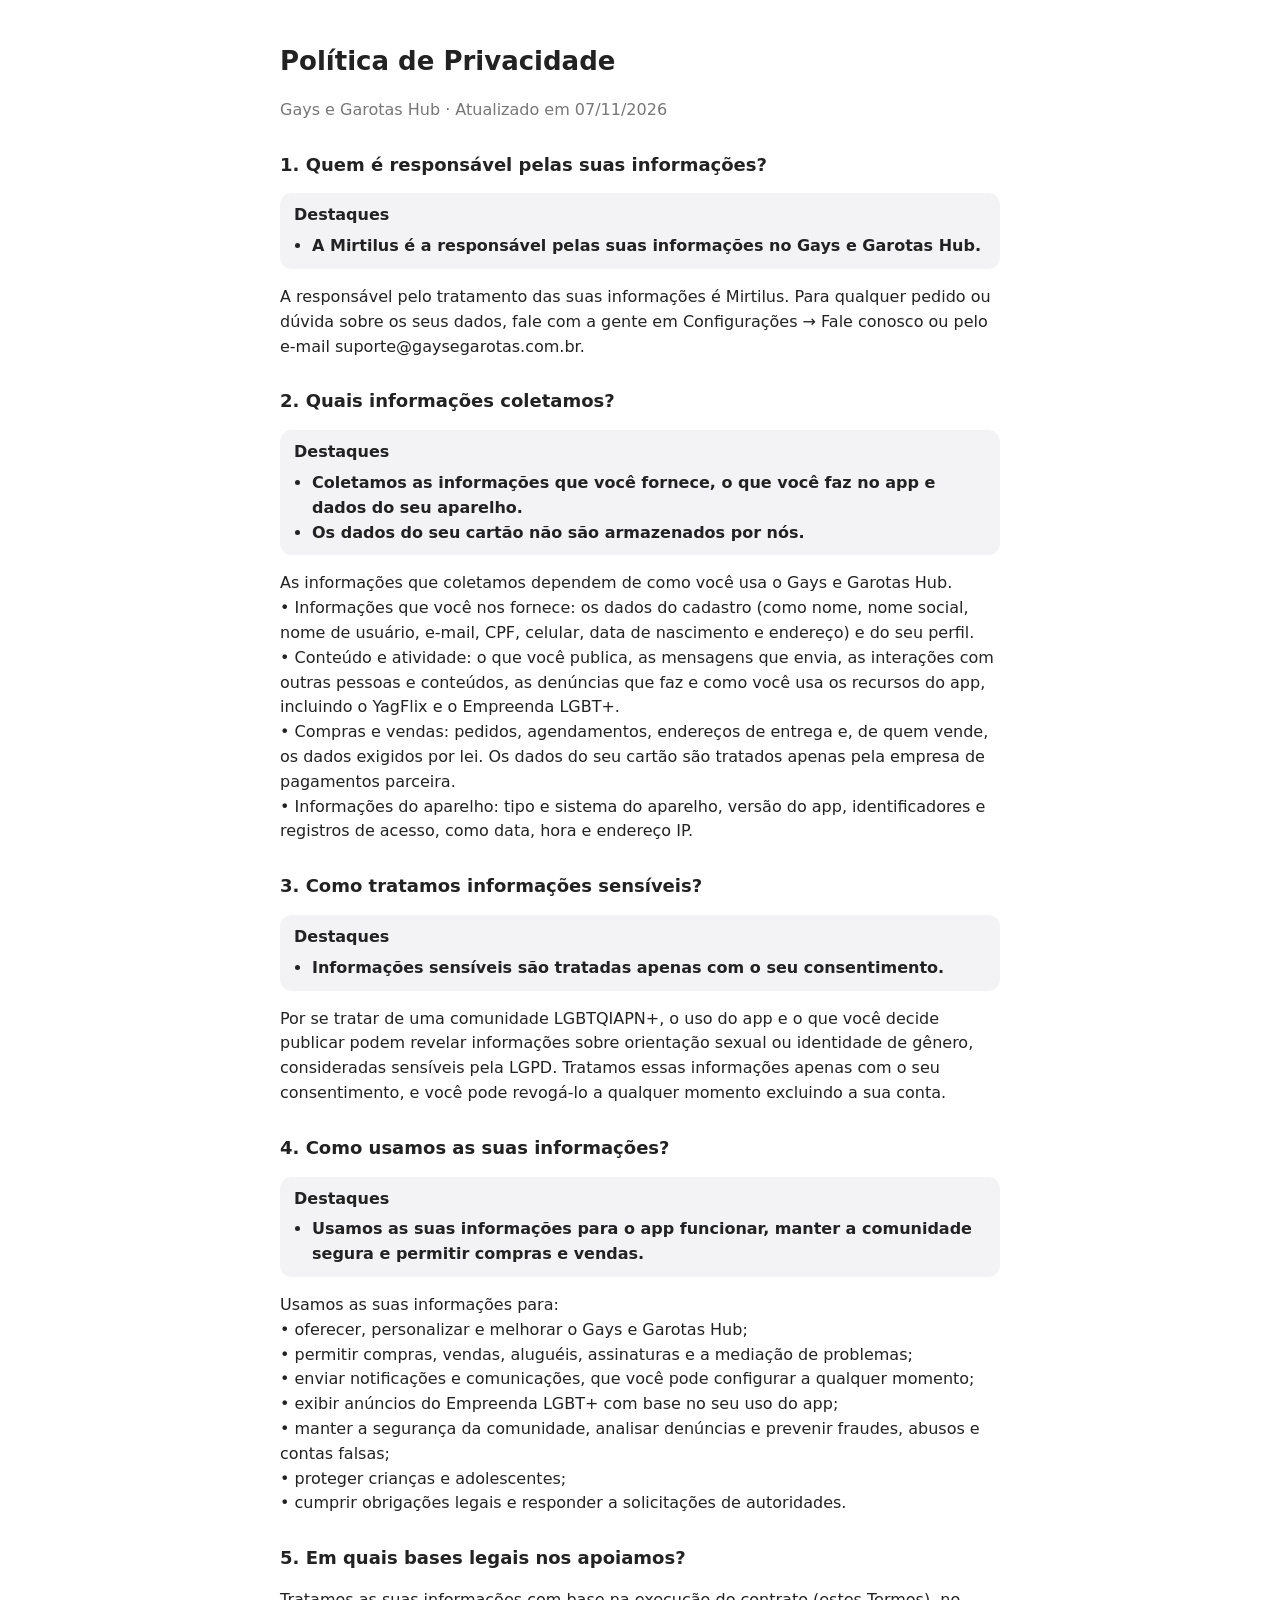
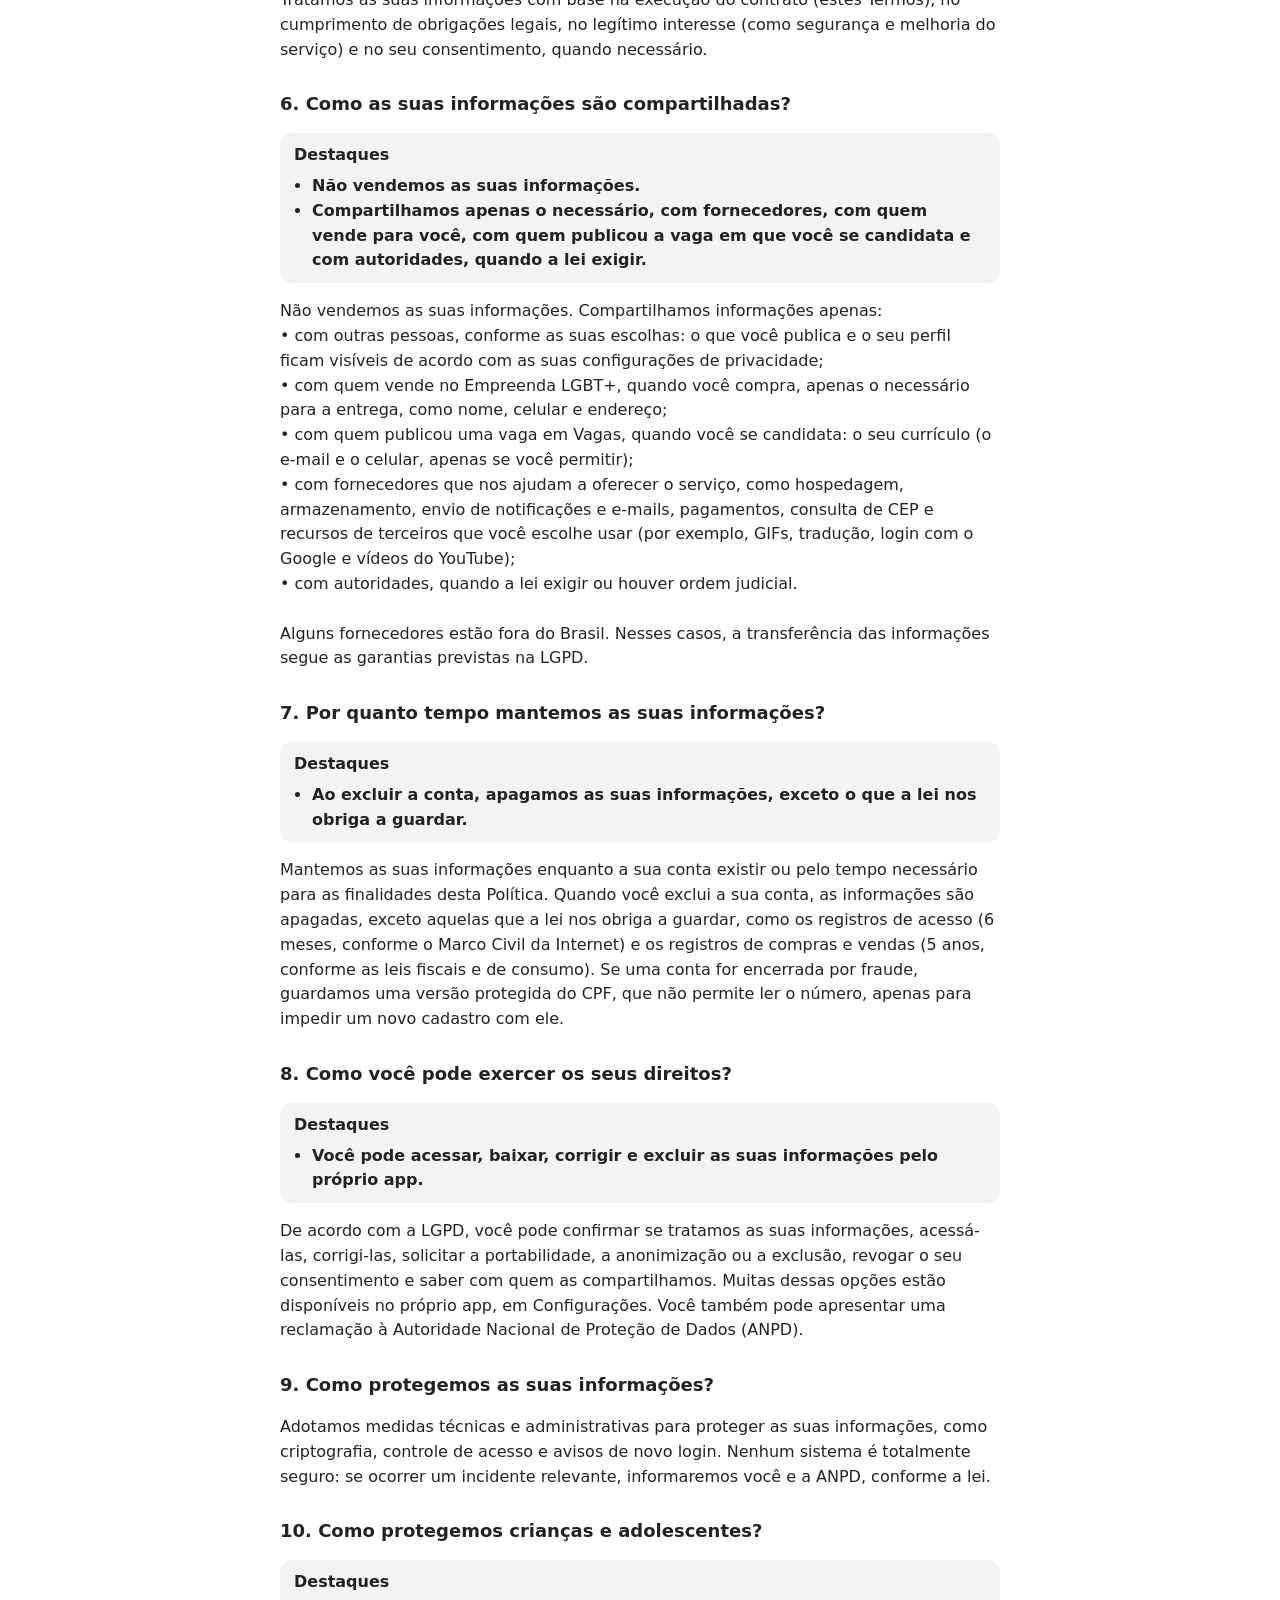
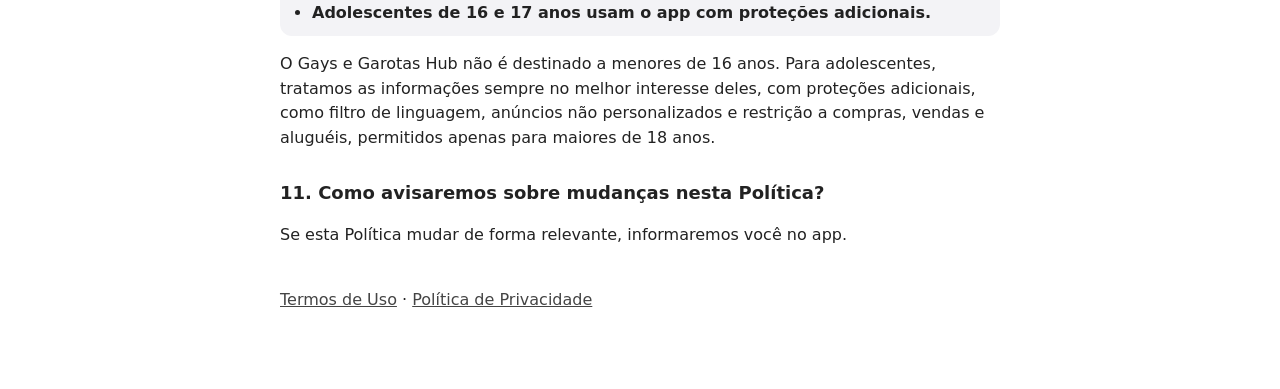
<file: privacidade/index.html>
<!DOCTYPE html>
<html lang="pt-BR">
<head>
<meta charset="utf-8">
<meta name="viewport" content="width=device-width, initial-scale=1">
<title>Política de Privacidade · Gays e Garotas Hub</title>
<style>
body{font-family:-apple-system,system-ui,sans-serif;max-width:720px;margin:0 auto;padding:24px 18px 60px;line-height:1.55;color:#222}
h1{font-size:26px;margin-bottom:4px}h2{font-size:18px;margin-top:28px}.upd{color:#777}a{color:#444}.destaques{background:#f3f3f6;border-radius:12px;padding:10px 14px;margin:8px 0}.destaques ul{margin:6px 0 0;padding-left:18px}.destaques li{font-weight:600}
</style>
</head>
<body>
<h1>Política de Privacidade</h1>
<p class="upd">Gays e Garotas Hub · Atualizado em 07/11/2026</p>
<h2>1. Quem é responsável pelas suas informações?</h2>
<div class="destaques"><strong>Destaques</strong><ul><li>A Mirtilus é a responsável pelas suas informações no Gays e Garotas Hub.</li></ul></div>
<p>A responsável pelo tratamento das suas informações é Mirtilus. Para qualquer pedido ou dúvida sobre os seus dados, fale com a gente em Configurações → Fale conosco ou pelo e-mail suporte@gaysegarotas.com.br.</p>
<h2>2. Quais informações coletamos?</h2>
<div class="destaques"><strong>Destaques</strong><ul><li>Coletamos as informações que você fornece, o que você faz no app e dados do seu aparelho.</li><li>Os dados do seu cartão não são armazenados por nós.</li></ul></div>
<p>As informações que coletamos dependem de como você usa o Gays e Garotas Hub.<br>• Informações que você nos fornece: os dados do cadastro (como nome, nome social, nome de usuário, e-mail, CPF, celular, data de nascimento e endereço) e do seu perfil.<br>• Conteúdo e atividade: o que você publica, as mensagens que envia, as interações com outras pessoas e conteúdos, as denúncias que faz e como você usa os recursos do app, incluindo o YagFlix e o Empreenda LGBT+.<br>• Compras e vendas: pedidos, agendamentos, endereços de entrega e, de quem vende, os dados exigidos por lei. Os dados do seu cartão são tratados apenas pela empresa de pagamentos parceira.<br>• Informações do aparelho: tipo e sistema do aparelho, versão do app, identificadores e registros de acesso, como data, hora e endereço IP.</p>
<h2>3. Como tratamos informações sensíveis?</h2>
<div class="destaques"><strong>Destaques</strong><ul><li>Informações sensíveis são tratadas apenas com o seu consentimento.</li></ul></div>
<p>Por se tratar de uma comunidade LGBTQIAPN+, o uso do app e o que você decide publicar podem revelar informações sobre orientação sexual ou identidade de gênero, consideradas sensíveis pela LGPD. Tratamos essas informações apenas com o seu consentimento, e você pode revogá-lo a qualquer momento excluindo a sua conta.</p>
<h2>4. Como usamos as suas informações?</h2>
<div class="destaques"><strong>Destaques</strong><ul><li>Usamos as suas informações para o app funcionar, manter a comunidade segura e permitir compras e vendas.</li></ul></div>
<p>Usamos as suas informações para:<br>• oferecer, personalizar e melhorar o Gays e Garotas Hub;<br>• permitir compras, vendas, aluguéis, assinaturas e a mediação de problemas;<br>• enviar notificações e comunicações, que você pode configurar a qualquer momento;<br>• exibir anúncios do Empreenda LGBT+ com base no seu uso do app;<br>• manter a segurança da comunidade, analisar denúncias e prevenir fraudes, abusos e contas falsas;<br>• proteger crianças e adolescentes;<br>• cumprir obrigações legais e responder a solicitações de autoridades.</p>
<h2>5. Em quais bases legais nos apoiamos?</h2>
<p>Tratamos as suas informações com base na execução do contrato (estes Termos), no cumprimento de obrigações legais, no legítimo interesse (como segurança e melhoria do serviço) e no seu consentimento, quando necessário.</p>
<h2>6. Como as suas informações são compartilhadas?</h2>
<div class="destaques"><strong>Destaques</strong><ul><li>Não vendemos as suas informações.</li><li>Compartilhamos apenas o necessário, com fornecedores, com quem vende para você, com quem publicou a vaga em que você se candidata e com autoridades, quando a lei exigir.</li></ul></div>
<p>Não vendemos as suas informações. Compartilhamos informações apenas:<br>• com outras pessoas, conforme as suas escolhas: o que você publica e o seu perfil ficam visíveis de acordo com as suas configurações de privacidade;<br>• com quem vende no Empreenda LGBT+, quando você compra, apenas o necessário para a entrega, como nome, celular e endereço;<br>• com quem publicou uma vaga em Vagas, quando você se candidata: o seu currículo (o e-mail e o celular, apenas se você permitir);<br>• com fornecedores que nos ajudam a oferecer o serviço, como hospedagem, armazenamento, envio de notificações e e-mails, pagamentos, consulta de CEP e recursos de terceiros que você escolhe usar (por exemplo, GIFs, tradução, login com o Google e vídeos do YouTube);<br>• com autoridades, quando a lei exigir ou houver ordem judicial.<br><br>Alguns fornecedores estão fora do Brasil. Nesses casos, a transferência das informações segue as garantias previstas na LGPD.</p>
<h2>7. Por quanto tempo mantemos as suas informações?</h2>
<div class="destaques"><strong>Destaques</strong><ul><li>Ao excluir a conta, apagamos as suas informações, exceto o que a lei nos obriga a guardar.</li></ul></div>
<p>Mantemos as suas informações enquanto a sua conta existir ou pelo tempo necessário para as finalidades desta Política. Quando você exclui a sua conta, as informações são apagadas, exceto aquelas que a lei nos obriga a guardar, como os registros de acesso (6 meses, conforme o Marco Civil da Internet) e os registros de compras e vendas (5 anos, conforme as leis fiscais e de consumo). Se uma conta for encerrada por fraude, guardamos uma versão protegida do CPF, que não permite ler o número, apenas para impedir um novo cadastro com ele.</p>
<h2>8. Como você pode exercer os seus direitos?</h2>
<div class="destaques"><strong>Destaques</strong><ul><li>Você pode acessar, baixar, corrigir e excluir as suas informações pelo próprio app.</li></ul></div>
<p>De acordo com a LGPD, você pode confirmar se tratamos as suas informações, acessá-las, corrigi-las, solicitar a portabilidade, a anonimização ou a exclusão, revogar o seu consentimento e saber com quem as compartilhamos. Muitas dessas opções estão disponíveis no próprio app, em Configurações. Você também pode apresentar uma reclamação à Autoridade Nacional de Proteção de Dados (ANPD).</p>
<h2>9. Como protegemos as suas informações?</h2>
<p>Adotamos medidas técnicas e administrativas para proteger as suas informações, como criptografia, controle de acesso e avisos de novo login. Nenhum sistema é totalmente seguro: se ocorrer um incidente relevante, informaremos você e a ANPD, conforme a lei.</p>
<h2>10. Como protegemos crianças e adolescentes?</h2>
<div class="destaques"><strong>Destaques</strong><ul><li>Adolescentes de 16 e 17 anos usam o app com proteções adicionais.</li></ul></div>
<p>O Gays e Garotas Hub não é destinado a menores de 16 anos. Para adolescentes, tratamos as informações sempre no melhor interesse deles, com proteções adicionais, como filtro de linguagem, anúncios não personalizados e restrição a compras, vendas e aluguéis, permitidos apenas para maiores de 18 anos.</p>
<h2>11. Como avisaremos sobre mudanças nesta Política?</h2>
<p>Se esta Política mudar de forma relevante, informaremos você no app.</p>
<p style="margin-top:40px"><a href="/termos/">Termos de Uso</a> · <a href="/privacidade/">Política de Privacidade</a></p>
</body>
</html>
</file>
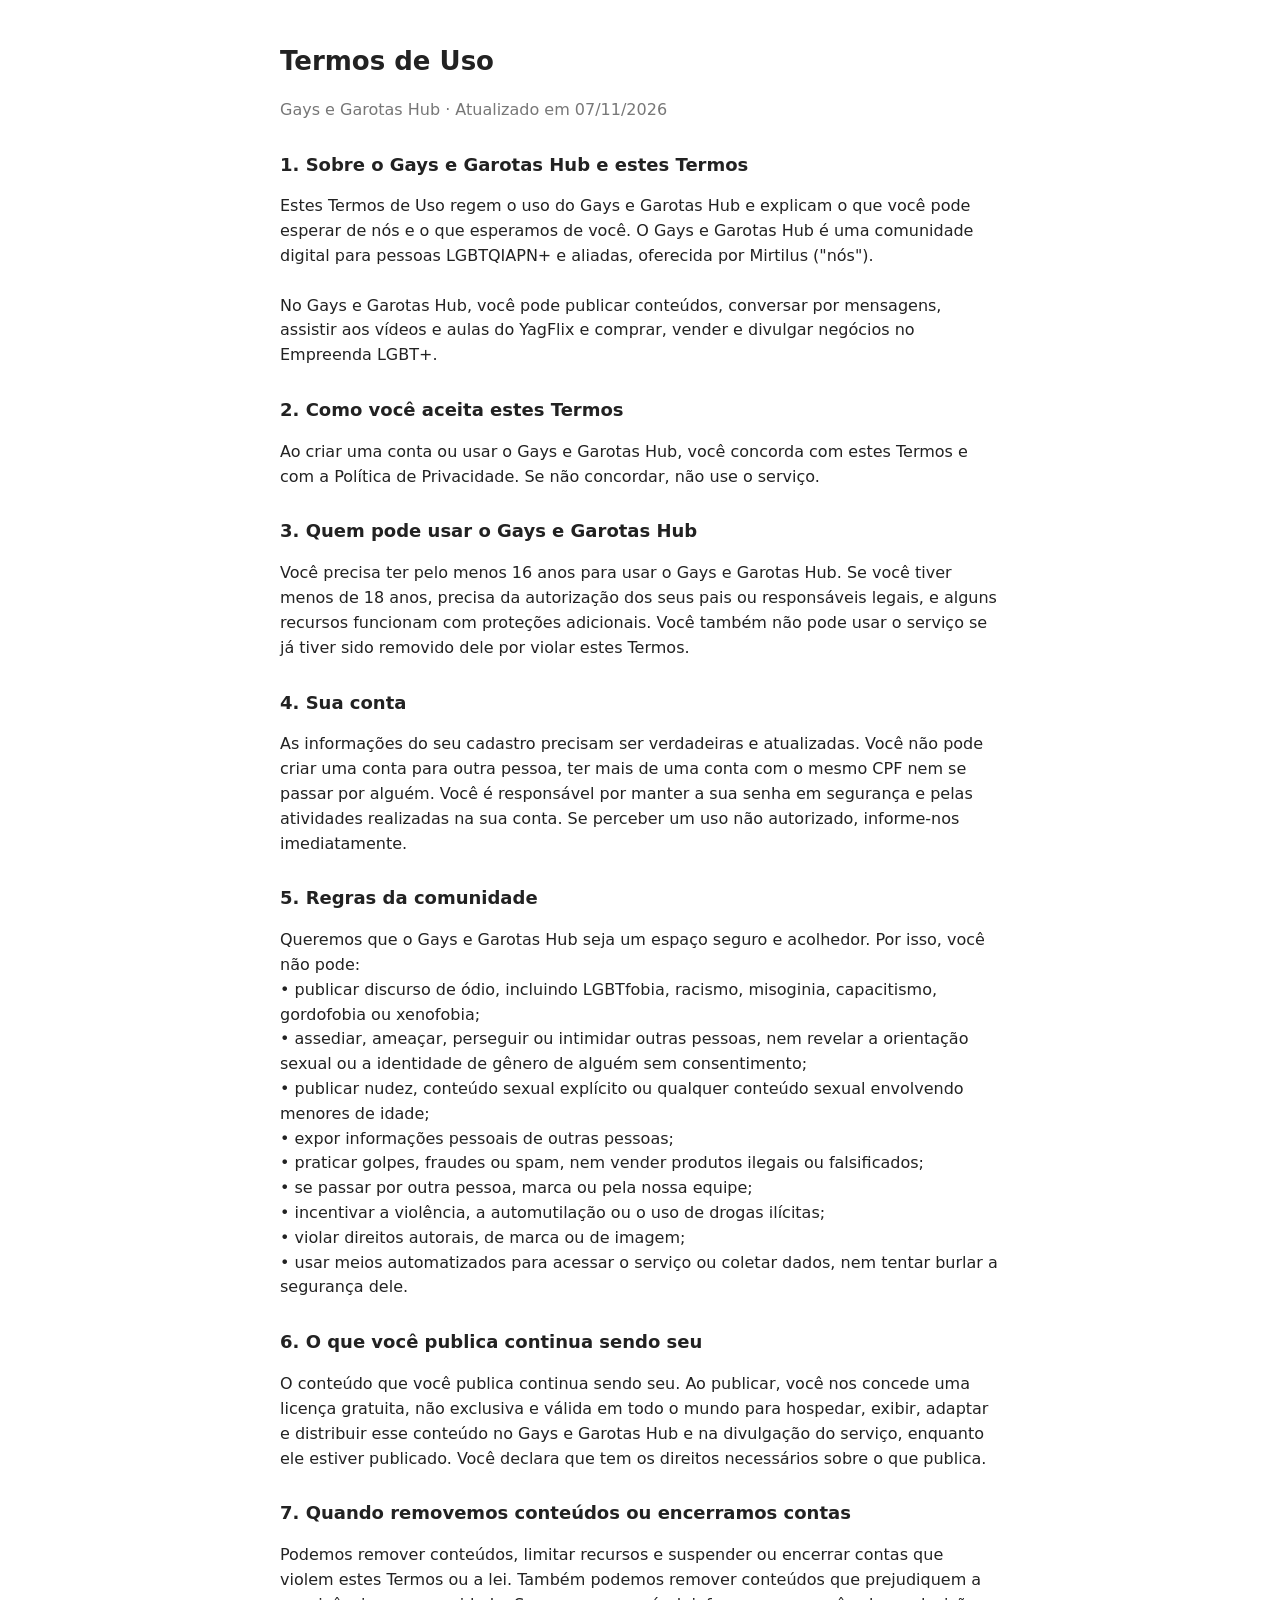
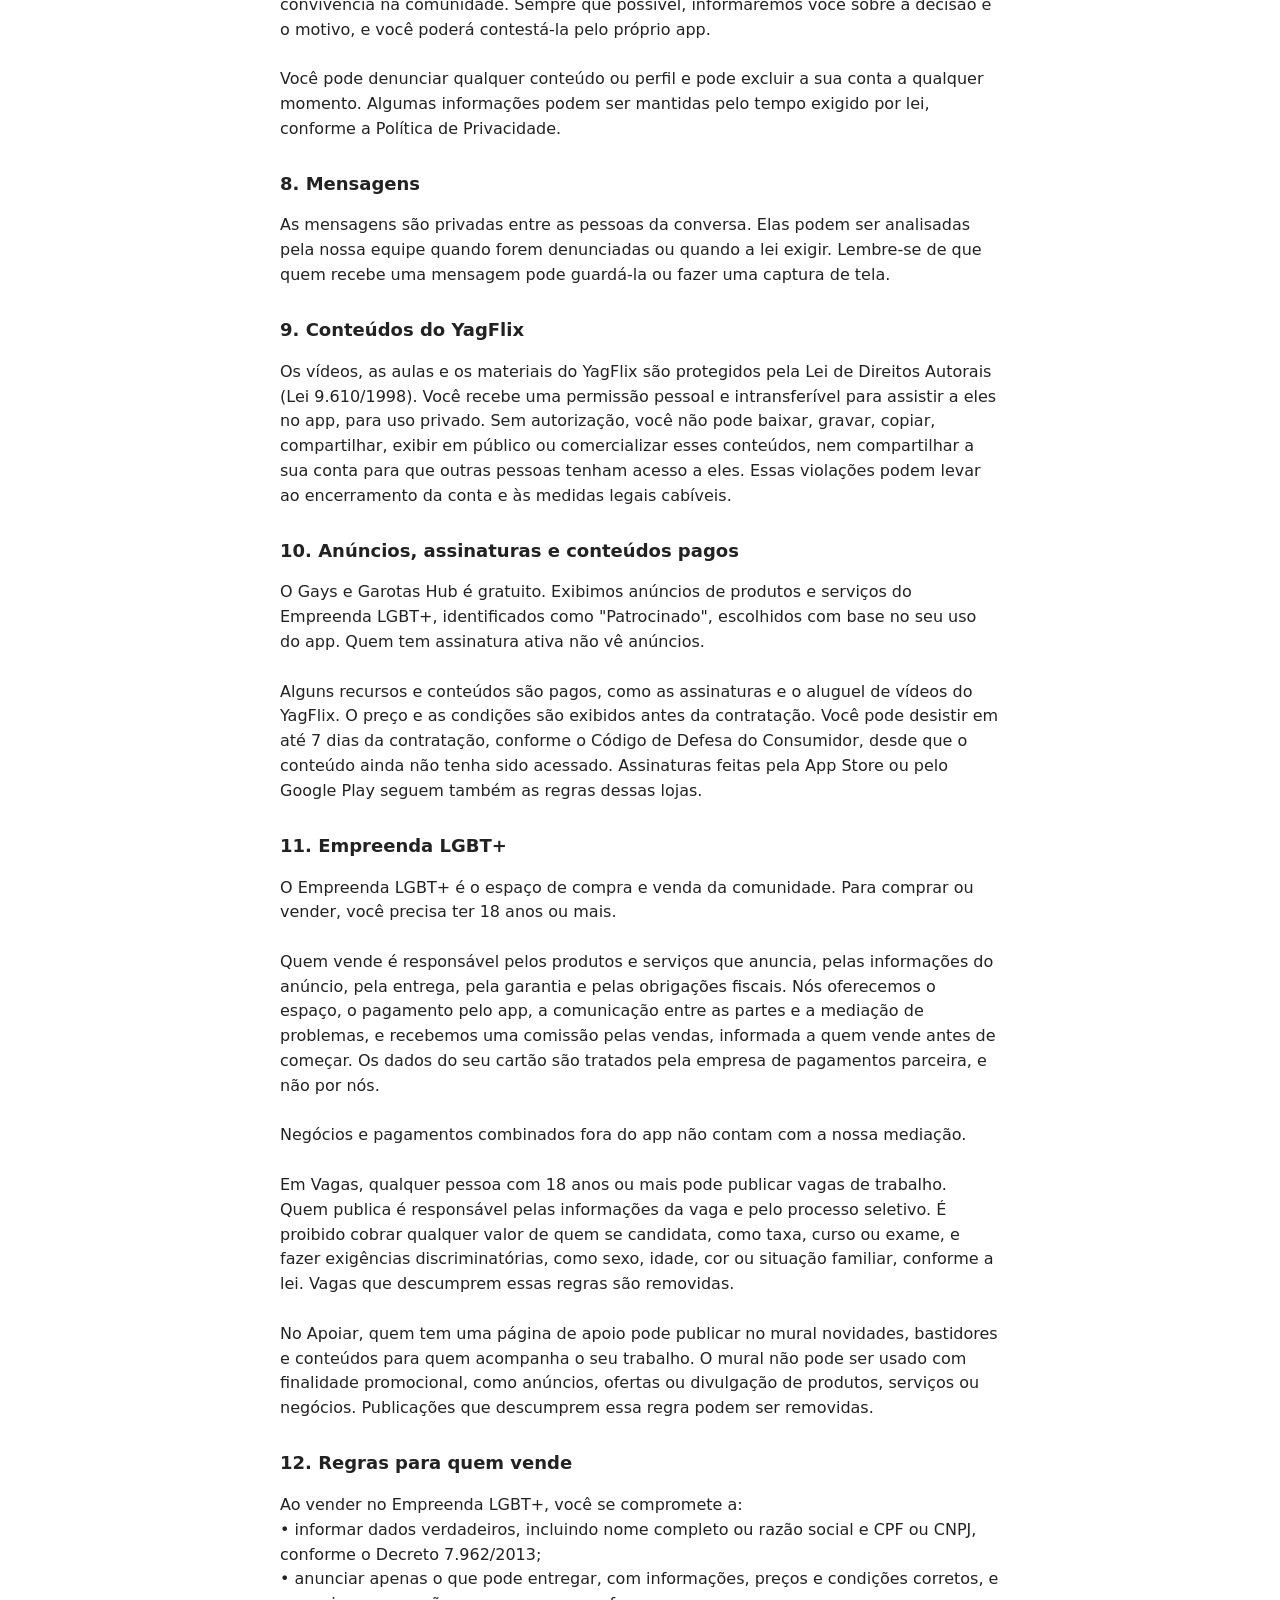
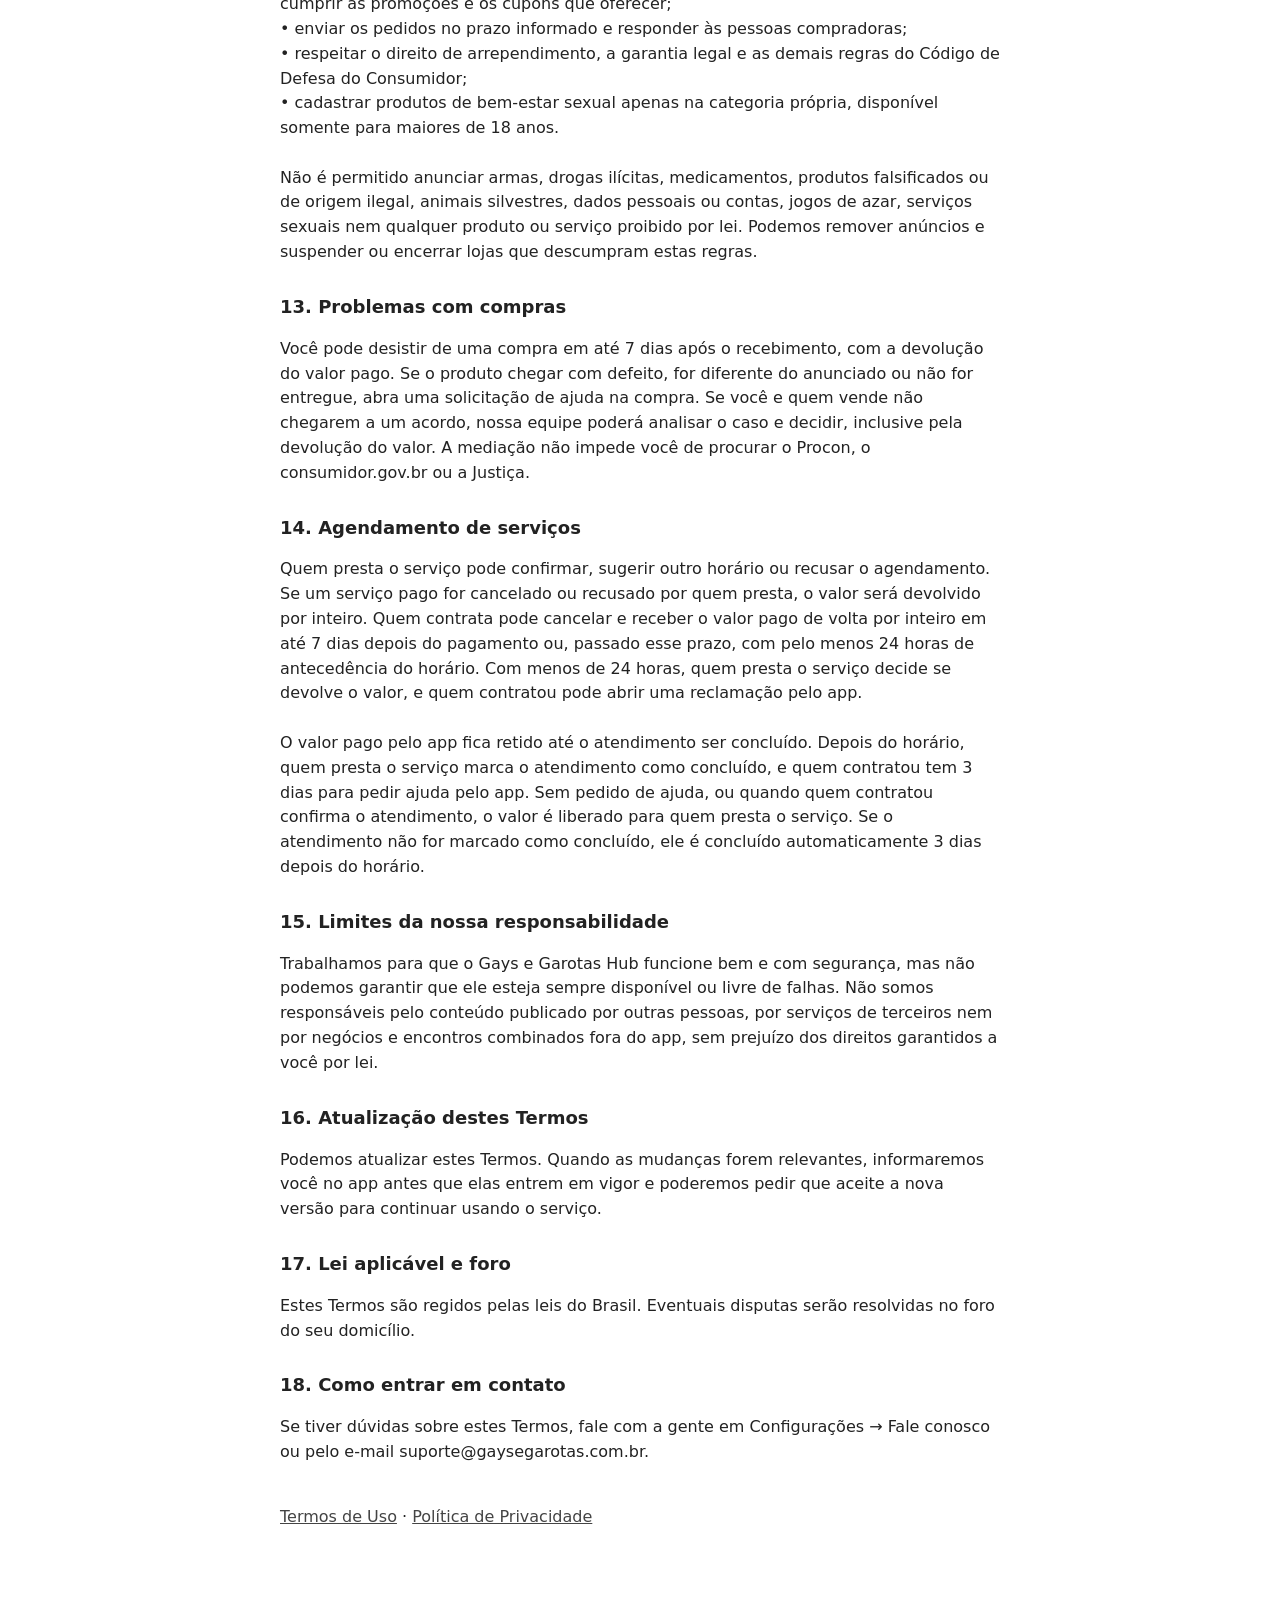
<file: termos/index.html>
<!DOCTYPE html>
<html lang="pt-BR">
<head>
<meta charset="utf-8">
<meta name="viewport" content="width=device-width, initial-scale=1">
<title>Termos de Uso · Gays e Garotas Hub</title>
<style>
body{font-family:-apple-system,system-ui,sans-serif;max-width:720px;margin:0 auto;padding:24px 18px 60px;line-height:1.55;color:#222}
h1{font-size:26px;margin-bottom:4px}h2{font-size:18px;margin-top:28px}.upd{color:#777}a{color:#444}.destaques{background:#f3f3f6;border-radius:12px;padding:10px 14px;margin:8px 0}.destaques ul{margin:6px 0 0;padding-left:18px}.destaques li{font-weight:600}
</style>
</head>
<body>
<h1>Termos de Uso</h1>
<p class="upd">Gays e Garotas Hub · Atualizado em 07/11/2026</p>
<h2>1. Sobre o Gays e Garotas Hub e estes Termos</h2>
<p>Estes Termos de Uso regem o uso do Gays e Garotas Hub e explicam o que você pode esperar de nós e o que esperamos de você. O Gays e Garotas Hub é uma comunidade digital para pessoas LGBTQIAPN+ e aliadas, oferecida por Mirtilus ("nós").<br><br>No Gays e Garotas Hub, você pode publicar conteúdos, conversar por mensagens, assistir aos vídeos e aulas do YagFlix e comprar, vender e divulgar negócios no Empreenda LGBT+.</p>
<h2>2. Como você aceita estes Termos</h2>
<p>Ao criar uma conta ou usar o Gays e Garotas Hub, você concorda com estes Termos e com a Política de Privacidade. Se não concordar, não use o serviço.</p>
<h2>3. Quem pode usar o Gays e Garotas Hub</h2>
<p>Você precisa ter pelo menos 16 anos para usar o Gays e Garotas Hub. Se você tiver menos de 18 anos, precisa da autorização dos seus pais ou responsáveis legais, e alguns recursos funcionam com proteções adicionais. Você também não pode usar o serviço se já tiver sido removido dele por violar estes Termos.</p>
<h2>4. Sua conta</h2>
<p>As informações do seu cadastro precisam ser verdadeiras e atualizadas. Você não pode criar uma conta para outra pessoa, ter mais de uma conta com o mesmo CPF nem se passar por alguém. Você é responsável por manter a sua senha em segurança e pelas atividades realizadas na sua conta. Se perceber um uso não autorizado, informe-nos imediatamente.</p>
<h2>5. Regras da comunidade</h2>
<p>Queremos que o Gays e Garotas Hub seja um espaço seguro e acolhedor. Por isso, você não pode:<br>• publicar discurso de ódio, incluindo LGBTfobia, racismo, misoginia, capacitismo, gordofobia ou xenofobia;<br>• assediar, ameaçar, perseguir ou intimidar outras pessoas, nem revelar a orientação sexual ou a identidade de gênero de alguém sem consentimento;<br>• publicar nudez, conteúdo sexual explícito ou qualquer conteúdo sexual envolvendo menores de idade;<br>• expor informações pessoais de outras pessoas;<br>• praticar golpes, fraudes ou spam, nem vender produtos ilegais ou falsificados;<br>• se passar por outra pessoa, marca ou pela nossa equipe;<br>• incentivar a violência, a automutilação ou o uso de drogas ilícitas;<br>• violar direitos autorais, de marca ou de imagem;<br>• usar meios automatizados para acessar o serviço ou coletar dados, nem tentar burlar a segurança dele.</p>
<h2>6. O que você publica continua sendo seu</h2>
<p>O conteúdo que você publica continua sendo seu. Ao publicar, você nos concede uma licença gratuita, não exclusiva e válida em todo o mundo para hospedar, exibir, adaptar e distribuir esse conteúdo no Gays e Garotas Hub e na divulgação do serviço, enquanto ele estiver publicado. Você declara que tem os direitos necessários sobre o que publica.</p>
<h2>7. Quando removemos conteúdos ou encerramos contas</h2>
<p>Podemos remover conteúdos, limitar recursos e suspender ou encerrar contas que violem estes Termos ou a lei. Também podemos remover conteúdos que prejudiquem a convivência na comunidade. Sempre que possível, informaremos você sobre a decisão e o motivo, e você poderá contestá-la pelo próprio app.<br><br>Você pode denunciar qualquer conteúdo ou perfil e pode excluir a sua conta a qualquer momento. Algumas informações podem ser mantidas pelo tempo exigido por lei, conforme a Política de Privacidade.</p>
<h2>8. Mensagens</h2>
<p>As mensagens são privadas entre as pessoas da conversa. Elas podem ser analisadas pela nossa equipe quando forem denunciadas ou quando a lei exigir. Lembre-se de que quem recebe uma mensagem pode guardá-la ou fazer uma captura de tela.</p>
<h2>9. Conteúdos do YagFlix</h2>
<p>Os vídeos, as aulas e os materiais do YagFlix são protegidos pela Lei de Direitos Autorais (Lei 9.610/1998). Você recebe uma permissão pessoal e intransferível para assistir a eles no app, para uso privado. Sem autorização, você não pode baixar, gravar, copiar, compartilhar, exibir em público ou comercializar esses conteúdos, nem compartilhar a sua conta para que outras pessoas tenham acesso a eles. Essas violações podem levar ao encerramento da conta e às medidas legais cabíveis.</p>
<h2>10. Anúncios, assinaturas e conteúdos pagos</h2>
<p>O Gays e Garotas Hub é gratuito. Exibimos anúncios de produtos e serviços do Empreenda LGBT+, identificados como "Patrocinado", escolhidos com base no seu uso do app. Quem tem assinatura ativa não vê anúncios.<br><br>Alguns recursos e conteúdos são pagos, como as assinaturas e o aluguel de vídeos do YagFlix. O preço e as condições são exibidos antes da contratação. Você pode desistir em até 7 dias da contratação, conforme o Código de Defesa do Consumidor, desde que o conteúdo ainda não tenha sido acessado. Assinaturas feitas pela App Store ou pelo Google Play seguem também as regras dessas lojas.</p>
<h2>11. Empreenda LGBT+</h2>
<p>O Empreenda LGBT+ é o espaço de compra e venda da comunidade. Para comprar ou vender, você precisa ter 18 anos ou mais.<br><br>Quem vende é responsável pelos produtos e serviços que anuncia, pelas informações do anúncio, pela entrega, pela garantia e pelas obrigações fiscais. Nós oferecemos o espaço, o pagamento pelo app, a comunicação entre as partes e a mediação de problemas, e recebemos uma comissão pelas vendas, informada a quem vende antes de começar. Os dados do seu cartão são tratados pela empresa de pagamentos parceira, e não por nós.<br><br>Negócios e pagamentos combinados fora do app não contam com a nossa mediação.<br><br>Em Vagas, qualquer pessoa com 18 anos ou mais pode publicar vagas de trabalho. Quem publica é responsável pelas informações da vaga e pelo processo seletivo. É proibido cobrar qualquer valor de quem se candidata, como taxa, curso ou exame, e fazer exigências discriminatórias, como sexo, idade, cor ou situação familiar, conforme a lei. Vagas que descumprem essas regras são removidas.<br><br>No Apoiar, quem tem uma página de apoio pode publicar no mural novidades, bastidores e conteúdos para quem acompanha o seu trabalho. O mural não pode ser usado com finalidade promocional, como anúncios, ofertas ou divulgação de produtos, serviços ou negócios. Publicações que descumprem essa regra podem ser removidas.</p>
<h2>12. Regras para quem vende</h2>
<p>Ao vender no Empreenda LGBT+, você se compromete a:<br>• informar dados verdadeiros, incluindo nome completo ou razão social e CPF ou CNPJ, conforme o Decreto 7.962/2013;<br>• anunciar apenas o que pode entregar, com informações, preços e condições corretos, e cumprir as promoções e os cupons que oferecer;<br>• enviar os pedidos no prazo informado e responder às pessoas compradoras;<br>• respeitar o direito de arrependimento, a garantia legal e as demais regras do Código de Defesa do Consumidor;<br>• cadastrar produtos de bem-estar sexual apenas na categoria própria, disponível somente para maiores de 18 anos.<br><br>Não é permitido anunciar armas, drogas ilícitas, medicamentos, produtos falsificados ou de origem ilegal, animais silvestres, dados pessoais ou contas, jogos de azar, serviços sexuais nem qualquer produto ou serviço proibido por lei. Podemos remover anúncios e suspender ou encerrar lojas que descumpram estas regras.</p>
<h2>13. Problemas com compras</h2>
<p>Você pode desistir de uma compra em até 7 dias após o recebimento, com a devolução do valor pago. Se o produto chegar com defeito, for diferente do anunciado ou não for entregue, abra uma solicitação de ajuda na compra. Se você e quem vende não chegarem a um acordo, nossa equipe poderá analisar o caso e decidir, inclusive pela devolução do valor. A mediação não impede você de procurar o Procon, o consumidor.gov.br ou a Justiça.</p>
<h2>14. Agendamento de serviços</h2>
<p>Quem presta o serviço pode confirmar, sugerir outro horário ou recusar o agendamento. Se um serviço pago for cancelado ou recusado por quem presta, o valor será devolvido por inteiro. Quem contrata pode cancelar e receber o valor pago de volta por inteiro em até 7 dias depois do pagamento ou, passado esse prazo, com pelo menos 24 horas de antecedência do horário. Com menos de 24 horas, quem presta o serviço decide se devolve o valor, e quem contratou pode abrir uma reclamação pelo app.<br><br>O valor pago pelo app fica retido até o atendimento ser concluído. Depois do horário, quem presta o serviço marca o atendimento como concluído, e quem contratou tem 3 dias para pedir ajuda pelo app. Sem pedido de ajuda, ou quando quem contratou confirma o atendimento, o valor é liberado para quem presta o serviço. Se o atendimento não for marcado como concluído, ele é concluído automaticamente 3 dias depois do horário.</p>
<h2>15. Limites da nossa responsabilidade</h2>
<p>Trabalhamos para que o Gays e Garotas Hub funcione bem e com segurança, mas não podemos garantir que ele esteja sempre disponível ou livre de falhas. Não somos responsáveis pelo conteúdo publicado por outras pessoas, por serviços de terceiros nem por negócios e encontros combinados fora do app, sem prejuízo dos direitos garantidos a você por lei.</p>
<h2>16. Atualização destes Termos</h2>
<p>Podemos atualizar estes Termos. Quando as mudanças forem relevantes, informaremos você no app antes que elas entrem em vigor e poderemos pedir que aceite a nova versão para continuar usando o serviço.</p>
<h2>17. Lei aplicável e foro</h2>
<p>Estes Termos são regidos pelas leis do Brasil. Eventuais disputas serão resolvidas no foro do seu domicílio.</p>
<h2>18. Como entrar em contato</h2>
<p>Se tiver dúvidas sobre estes Termos, fale com a gente em Configurações → Fale conosco ou pelo e-mail suporte@gaysegarotas.com.br.</p>
<p style="margin-top:40px"><a href="/termos/">Termos de Uso</a> · <a href="/privacidade/">Política de Privacidade</a></p>
</body>
</html>
</file>
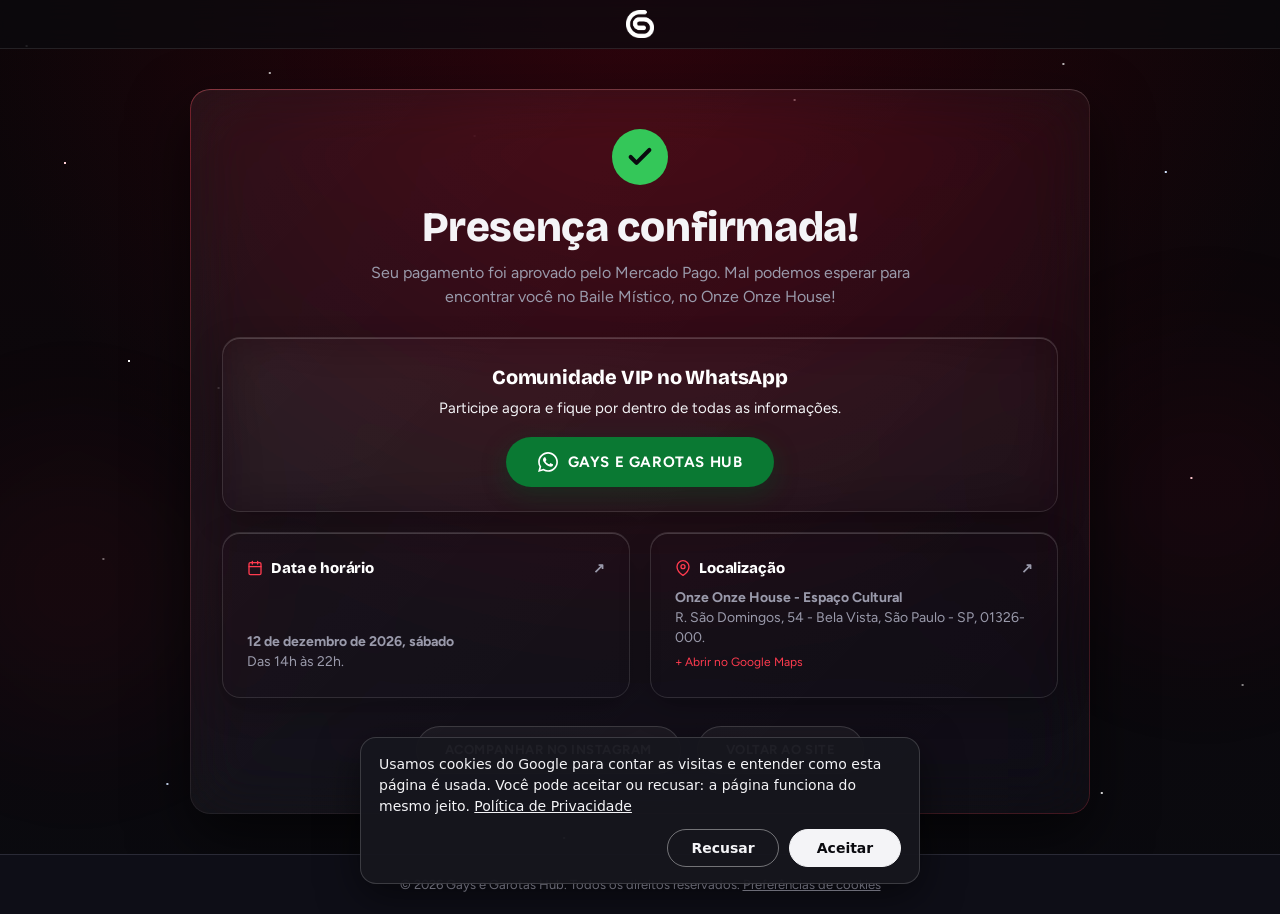
<file: obrigado.html>
<!DOCTYPE html>
<html lang="pt-BR">
<head>
<!-- Google Analytics e Tag Manager: só depois de a pessoa aceitar os cookies (cookies.js) -->
<script src="/cookies.js?v=2" defer></script>

<meta charset="UTF-8">
<meta name="viewport" content="width=device-width, initial-scale=1.0, viewport-fit=cover">
<title>Ingresso Confirmado! | Gays e Garotas Hub - Baile Místico</title>


<meta name="robots" content="noindex, nofollow">

<link rel="icon" type="image/png" sizes="32x32" href="favicon.png">
<link rel="icon" type="image/png" sizes="16x16" href="favicon.png">
<link rel="shortcut icon" href="favicon.png" type="image/png">
<link rel="preconnect" href="https://fonts.googleapis.com">
<link rel="preconnect" href="https://fonts.gstatic.com" crossorigin>
<link href="https://fonts.googleapis.com/css2?family=Bricolage+Grotesque:opsz,wght@12..96,600;12..96,700;12..96,800&family=Cinzel+Decorative:wght@700&family=Figtree:wght@400;500;600;700;800&display=swap" rel="stylesheet">

<style>
:root {
  --bg: #0a0a0f;
  --bg-alt: #0e0e17;
  --surface: #1a1a24;
  --line: #2a2a36;
  --text: #f4f4f7;
  --muted: #9a9aab;
  /* Baile Místico: o mesmo vermelho da página do evento (dono, 19/11: "lá não tá temático ainda") */
  --accent: #e0112b;
  --accent-2: #ff3b4f;
  --font-spooky: 'Cinzel Decorative', Georgia, serif;
  --font-display: 'Bricolage Grotesque', 'Figtree', system-ui, sans-serif;
  --font-body: 'Figtree', system-ui, Arial, sans-serif;
  --radius: 20px;
  --container: 900px;
}

*, *::before, *::after {
  margin: 0;
  padding: 0;
  box-sizing: border-box;
}

html, body {
  width: 100%;
  min-height: 100vh;
  background-color: #0a0a0f;
  color: var(--text);
  font-family: var(--font-body);
  line-height: 1.5;
  -webkit-font-smoothing: antialiased;
}

body {
  display: flex;
  flex-direction: column;
  justify-content: space-between;
  background-image:
    radial-gradient(circle at 50% 0%, rgba(160,0,26,.22) 0%, rgba(10,2,5,0) 60%),
    linear-gradient(#0d0508, #0a0a0f);
  background-attachment: fixed;
}

/* o céu de estrelas do topo do evento */
body::before {
  content: "";
  position: fixed;
  top: 0;
  left: 0;
  width: 2px;
  height: 2px;
  background: transparent;
  pointer-events: none;
  z-index: 0;
  box-shadow:
    5vw 18vh #ffd0d6, 17vw 43vh #ffffff, 26vw 74vh #ffffff, 37vw 15vh #ffd0d6, 46vw 82vh #ffffff, 57vw 23vh #d2e4ff, 66vw 71vh #ffd0d6, 77vw 34vh #ffffff, 86vw 88vh #ffffff, 93vw 53vh #ffd0d6,
    13vw 87vh #d2e4ff, 28vw 29vh #ffffff, 44vw 93vh #ffffff, 62vw 11vh #ffd0d6, 79vw 61vh #ffffff, 91vw 19vh #d2e4ff, 10vw 40vh #ffffff, 33vw 60vh #ffd0d6, 55vw 80vh #ffffff, 72vw 20vh #d2e4ff,
    2vw 5vh rgba(255,255,255,.6), 8vw 62vh rgba(255,255,255,.4), 21vw 8vh rgba(255,255,255,.7), 39vw 38vh rgba(255,255,255,.5), 52vw 97vh rgba(255,255,255,.6), 69vw 43vh rgba(255,255,255,.4), 83vw 7vh rgba(255,255,255,.7), 97vw 76vh rgba(255,255,255,.5);
}

.spooky {
  font-family: var(--font-spooky) !important;
  font-weight: 700;
  color: var(--accent-2);
  text-transform: none;
  letter-spacing: .02em;
}

.bootzy {
  font-family: var(--font-body) !important;
  font-weight: 700;
}
h2.bootzy, h3.bootzy {
  font-family: var(--font-display) !important;
  font-weight: 800;
  letter-spacing: -.015em;
}

/* ====================================
   KEYFRAMES DE ANIMAÇÕES
   ==================================== */

/* Fade In e Slide para cima */
@keyframes fadeInUp {
  from {
    opacity: 0;
    transform: translateY(25px);
  }
  to {
    opacity: 1;
    transform: translateY(0);
  }
}

/* Pop/Escala inicial do Check */
@keyframes popIn {
  0% {
    opacity: 0;
    transform: scale(0.3);
  }
  70% {
    transform: scale(1.1);
  }
  100% {
    opacity: 1;
    transform: scale(1);
  }
}

/* Animação do desenho do check em SVG */
@keyframes checkDraw {
  0% {
    stroke-dashoffset: 50;
  }
  100% {
    stroke-dashoffset: 0;
  }
}

/* Pulsar verde suave ("respirando") no Badge */
@keyframes pulseBadge {
  0%, 100% {
    box-shadow: 0 0 0 0 rgba(52, 199, 89, 0.6);
    transform: scale(1);
  }
  50% {
    box-shadow: 0 0 25px 8px rgba(52, 199, 89, 0.35);
    transform: scale(1.05);
  }
}

/* Oscilação ultra leve do Glow de Fundo */
@keyframes glowFloatLeft {
  0%, 100% { transform: scale(1); }
  50% { transform: scale(1.08); }
}

@keyframes glowFloatRight {
  0%, 100% { transform: scale(1); }
  50% { transform: scale(1.12); }
}

header, footer { position: relative; z-index: 1; }

/* HEADER COMPACTO */
header {
  padding: 10px 24px;
  border-bottom: 1px solid rgba(255, 255, 255, 0.1);
  background: rgba(10, 10, 15, 0.7);
  backdrop-filter: blur(20px);
  -webkit-backdrop-filter: blur(20px);
  animation: fadeInUp 0.8s cubic-bezier(0.16, 1, 0.3, 1) both;
}

.nav {
  max-width: var(--container);
  margin: 0 auto;
  display: flex;
  justify-content: center;
  align-items: center;
}

.logo-img {
  display: block;
  height: 28px;
  width: auto;
  transition: transform 0.3s ease;
}

.logo-img:hover {
  transform: scale(1.05);
}

main {
  flex: 1;
  display: flex;
  align-items: center;
  justify-content: center;
  padding: 40px 24px;
  position: relative;
  overflow: hidden;
}

/* Background Glows com acompanhamento de Scroll (position: fixed) */
main::before {
  content: "";
  position: fixed;
  width: 450px;
  height: 450px;
  left: -150px;
  top: 40%;
  background: radial-gradient(circle, rgba(224,17,43,.07) 0%, transparent 70%);
  filter: blur(40px);
  pointer-events: none;
  animation: glowFloatLeft 12s ease-in-out infinite;
  z-index: 0;
}

main::after {
  content: "";
  position: fixed;
  width: 450px;
  height: 450px;
  right: -150px;
  bottom: 20%;
  background: radial-gradient(circle, rgba(160,0,26,.09) 0%, transparent 70%);
  filter: blur(40px);
  pointer-events: none;
  animation: glowFloatRight 14s ease-in-out infinite;
  z-index: 0;
}

/* Card Principal de Agradecimento */
.thanks-card {
  position: relative;
  width: 100%;
  background: linear-gradient(135deg, rgba(255,255,255,.06), rgba(255,255,255,.02));
  max-width: var(--container);
  border-radius: var(--radius);
  padding: 40px 32px;
  text-align: center;
  backdrop-filter: blur(30px) saturate(190%);
  -webkit-backdrop-filter: blur(30px) saturate(190%);
  box-shadow: inset 0 1px 1px rgba(255, 255, 255, 0.15), 0 24px 60px rgba(0, 0, 0, 0.6);
  z-index: 2;
  animation: fadeInUp 0.9s cubic-bezier(0.16, 1, 0.3, 1) 0.2s both;
}

.thanks-card::before {
  content: "";
  position: absolute;
  inset: 0;
  border-radius: var(--radius);
  padding: 1px;
  background: linear-gradient(135deg, rgba(255,59,79,.35), rgba(255,255,255,.06) 45%, rgba(255,59,79,.22));
  -webkit-mask: linear-gradient(#fff 0 0) content-box, linear-gradient(#fff 0 0);
  -webkit-mask-composite: xor;
  mask-composite: exclude;
  pointer-events: none;
}

/* BADGE CHECK COM ANIMAÇÃO POP, DESENHO E PULSO ("RESPIRANDO") */
.badge-check {
  width: 56px;
  height: 56px;
  border-radius: 50%;
  background: #34c759;
  display: flex;
  align-items: center;
  justify-content: center;
  margin: 0 auto 20px;
  color: #0a0a0f;
  animation: popIn 0.8s cubic-bezier(0.34, 1.56, 0.64, 1) 0.4s both, pulseBadge 3s infinite 1.2s;
}

.badge-check svg polyline {
  stroke-dasharray: 50;
  stroke-dashoffset: 50;
  animation: checkDraw 0.6s ease-out 0.8s forwards;
}

.thanks-card h1 {
  font-family: var(--font-display);
  font-weight: 800;
  text-transform: none;
  font-size: clamp(30px, 6.5vw, 42px);
  margin-bottom: 12px;
  line-height: 1.05;
  letter-spacing: -.01em;
  animation: fadeInUp 0.8s ease 0.5s both;
}

.thanks-card p.subtitle {
  color: var(--muted);
  font-size: 16px;
  max-width: 600px;
  margin: 0 auto 28px;
  animation: fadeInUp 0.8s ease 0.6s both;
}

/* CARDS INTERNOS COM ESTILO DE VIDRO FOSCO */
.glass-card {
  backdrop-filter: blur(25px) saturate(190%);
  -webkit-backdrop-filter: blur(25px) saturate(190%);
  border: 1px solid rgba(255, 255, 255, 0.12);
  border-radius: 18px;
  padding: 24px;
  box-shadow: inset 0 1px 0 rgba(255, 255, 255, 0.18), 0 10px 30px rgba(0, 0, 0, 0.25);
  transition: transform 0.35s cubic-bezier(0.16, 1, 0.3, 1), background 0.35s ease, border-color 0.35s ease, box-shadow 0.35s ease;
}

/* DESTAQUE COMUNIDADE WHATSAPP */
.whatsapp-cta-box {
  margin-bottom: 20px;
  text-align: center;
  animation: fadeInUp 0.8s ease 0.7s both;
}

.whatsapp-cta-box h2 {
  font-size: 20px;
  color: #fff;
  margin-bottom: 6px;
  letter-spacing: -.01em;
}

.whatsapp-cta-box p {
  font-size: 15px;
  color: var(--text);
  margin-bottom: 18px;
  line-height: 1.4;
}

/* Botão WhatsApp Animado */
.btn-whatsapp {
  display: inline-flex;
  align-items: center;
  justify-content: center;
  gap: 10px;
  min-height: 50px;
  padding: 0 32px;
  font-size: 15px;
  font-weight: 700;
  letter-spacing: .04em;
  text-transform: uppercase;
  border-radius: 999px;
  background: #0a7933;
  color: #fff;
  text-decoration: none;
  box-shadow: 0 8px 25px rgba(2, 82, 31, 0.35);
  transition: transform .25s ease, box-shadow .25s ease, background .25s ease;
  position: relative;
  overflow: hidden;
}

/* Efeito de brilho no hover (Shine Effect) */
.btn-whatsapp::before {
  content: "";
  position: absolute;
  top: 0;
  left: -100%;
  width: 100%;
  height: 100%;
  background: linear-gradient(90deg, transparent, rgba(255, 255, 255, 0.25), transparent);
  transition: left 0.6s ease;
}

.btn-whatsapp:hover::before {
  left: 100%;
}

.btn-whatsapp:hover {
  transform: translateY(-3px) scale(1.02);
  background: #0e9e43;
  box-shadow: 0 14px 35px rgba(10, 102, 44, 0.5);
}

.btn-whatsapp:active {
  transform: translateY(-1px) scale(0.98);
}

/* Grid de Informações Importantes */
.info-grid {
  display: grid;
  grid-template-columns: repeat(auto-fit, minmax(240px, 1fr));
  gap: 20px;
  margin-bottom: 28px;
  text-align: left;
  animation: fadeInUp 0.8s ease 0.8s both;
}

.info-box {
  display: flex;
  flex-direction: column;
  justify-content: space-between;
  text-decoration: none;
  cursor: pointer;
}

.info-box:hover, .whatsapp-cta-box:hover {
  transform: translateY(-4px);
  background: rgba(255, 255, 255, 0.08);
  border-color: rgba(255, 255, 255, 0.25);
  box-shadow: inset 0 1px 0 rgba(255, 255, 255, 0.3), 0 18px 45px rgba(0, 0, 0, 0.4);
}

.info-box h3 {
  font-size: 15px;
  color: #fff;
  margin-bottom: 8px;
  letter-spacing: -.01em;
  display: flex;
  align-items: center;
  justify-content: space-between;
}

.info-box h3 .ico {
  display: inline-flex;
  align-items: center;
  gap: 8px;
}
.info-box h3 svg { color: var(--accent-2); flex-shrink: 0; }

.info-box h3::after {
  content: "\2197\FE0E";
  font-family: Arial, sans-serif;
  font-size: 14px;
  color: var(--muted);
  transition: color .25s ease, transform .25s ease;
}

.info-box:hover h3::after {
  color: #fff;
  transform: translate(3px, -3px);
}

.info-box p {
  font-size: 14px;
  color: var(--muted);
  line-height: 1.45;
}

/* Botões Secundários */
.actions {
  display: flex;
  justify-content: center;
  gap: 16px;
  flex-wrap: wrap;
  animation: fadeInUp 0.8s ease 0.9s both;
}

.btn {
  display: inline-flex;
  align-items: center;
  justify-content: center;
  gap: 8px;
  min-height: 48px;
  padding: 0 28px;
  font-weight: 700;
  font-size: 13px;
  letter-spacing: .04em;
  text-transform: uppercase;
  border-radius: 999px;
  border: 1px solid rgba(255, 255, 255, 0.15);
  background: rgba(255, 255, 255, 0.05);
  backdrop-filter: blur(15px);
  -webkit-backdrop-filter: blur(15px);
  color: var(--text);
  text-decoration: none;
  cursor: pointer;
  transition: transform .25s ease, background .25s ease, border-color .25s ease, box-shadow .25s ease;
}

.btn:hover {
  transform: translateY(-3px) scale(1.02);
  background: rgba(255, 255, 255, 0.12);
  border-color: rgba(255, 255, 255, 0.35);
  box-shadow: 0 8px 20px rgba(0, 0, 0, 0.3);
}

.btn:active {
  transform: translateY(-1px) scale(0.98);
}

footer {
  background: var(--bg-alt);
  border-top: 1px solid var(--line);
  padding: 20px;
  text-align: center;
  color: var(--muted);
  font-size: 13px;
  animation: fadeInUp 0.8s ease 1s both;
}

@media (max-width: 600px) {
  .thanks-card {
    padding: 28px 18px;
  }
  .actions {
    flex-direction: column;
    width: 100%;
  }
  .btn, .btn-whatsapp {
    width: 100%;
  }
}
</style>
</head>
<body>

<header>
  <nav class="nav">
    <a href="https://gaysegarotas.com.br/">
      <img src="/img/g.png" alt="Gays e Garotas Hub" class="logo-img">
    </a>
  </nav>
</header>

<main>
  <div class="thanks-card">
    <div class="badge-check">
      <svg width="28" height="28" viewBox="0 0 24 24" fill="none" stroke="currentColor" stroke-width="3.5" stroke-linecap="round" stroke-linejoin="round">
        <polyline points="20 6 9 17 4 12"></polyline>
      </svg>
    </div>

    <h1>Presença confirmada!</h1>
    <p class="subtitle">Seu pagamento foi aprovado pelo Mercado Pago. Mal podemos esperar para encontrar você no Baile Místico, no Onze Onze House!</p>

    <!-- DESTAQUE COMUNIDADE WHATSAPP -->
    <div class="whatsapp-cta-box glass-card">
      <h2 class="bootzy">Comunidade VIP no WhatsApp</h2>
      <p>Participe agora e fique por dentro de todas as informações.</p>
      <a href="https://chat.whatsapp.com/H6SE8TQYJgi7I14LdzClkB?mode=gi_t" target="_blank" rel="noopener noreferrer" class="btn-whatsapp bootzy">
        <svg width="20" height="20" viewBox="0 0 24 24" fill="currentColor">
          <path d="M.057 24l1.687-6.163c-1.041-1.804-1.588-3.849-1.587-5.946.003-6.556 5.338-11.891 11.893-11.891 3.181.001 6.167 1.24 8.413 3.488 2.245 2.248 3.481 5.236 3.48 8.414-.003 6.557-5.338 11.892-11.893 11.892-1.99-.001-3.951-.5-5.688-1.448l-6.305 1.654zm6.597-3.807c1.676.995 3.276 1.591 5.392 1.592 5.448 0 9.886-4.434 9.889-9.885.002-5.462-4.415-9.89-9.881-9.892-5.452 0-9.887 4.434-9.889 9.884-.001 2.225.651 3.891 1.746 5.634l-.999 3.648 3.742-.981zm11.387-5.464c-.074-.124-.272-.198-.57-.347-.297-.149-1.758-.868-2.031-.967-.272-.099-.47-.149-.669.149-.198.297-.768.967-.941 1.165-.173.198-.347.223-.644.074-.297-.149-1.255-.462-2.39-1.475-.883-.788-1.48-1.761-1.653-2.059-.173-.297-.018-.458.13-.606.134-.133.297-.347.446-.521.151-.172.2-.296.3-.495.099-.198.05-.372-.025-.521-.075-.148-.669-1.611-.916-2.206-.242-.579-.487-.501-.669-.51l-.57-.01c-.198 0-.52.074-.792.372s-1.04 1.016-1.04 2.479 1.065 2.876 1.213 3.074c.149.198 2.095 3.2 5.076 4.487.709.306 1.263.489 1.694.626.712.226 1.36.194 1.872.118.571-.085 1.758-.719 2.006-1.413.248-.695.248-1.29.173-1.414z"/>
        </svg>
        Gays e Garotas Hub
      </a>
    </div>

    <!-- INFORMAÇÕES DO EVENTO -->
    <div class="info-grid">
      <a class="info-box glass-card">
        <h3 class="bootzy"><span class="ico"><svg width="16" height="16" viewBox="0 0 24 24" fill="none" stroke="currentColor" stroke-width="2" stroke-linecap="round" stroke-linejoin="round" aria-hidden="true"><rect x="3" y="4" width="18" height="18" rx="2"></rect><path d="M16 2v4M8 2v4M3 10h18"></path></svg>Data e horário</span></h3>
        <p><strong>12 de dezembro de 2026, sábado</strong><br>Das 14h às 22h.</p>
      </a>

      <a href="https://www.google.com/maps/search/?api=1&query=Onze+Onze+House+R.+S%C3%A3o+Domingos,+54+-+Bela+Vista,+S%C3%A3o+Paulo+-+SP" target="_blank" rel="noopener noreferrer" class="info-box glass-card">
        <h3 class="bootzy"><span class="ico"><svg width="16" height="16" viewBox="0 0 24 24" fill="none" stroke="currentColor" stroke-width="2" stroke-linecap="round" stroke-linejoin="round" aria-hidden="true"><path d="M21 10c0 7-9 13-9 13s-9-6-9-13a9 9 0 0 1 18 0z"></path><circle cx="12" cy="10" r="3"></circle></svg>Localização</span></h3>
        <p><strong>Onze Onze House - Espaço Cultural</strong><br>R. São Domingos, 54 - Bela Vista, São Paulo - SP, 01326-000.<br><span style="font-size: 12px; color: var(--accent-2); display: inline-block; margin-top: 6px;">+ Abrir no Google Maps</span></p>
      </a>
    </div>

    <div class="actions">
      <a href="https://instagram.com/gaysegarotashub" target="_blank" rel="noopener noreferrer" class="btn bootzy">Acompanhar no Instagram</a>
      <a href="https://gaysegarotas.com.br/" class="btn bootzy">Voltar ao site</a>
    </div>
  </div>
</main>

<footer>
  <span>© 2026 Gays e Garotas Hub. Todos os direitos reservados. <a href="#" data-cookies style="color:inherit">Preferências de cookies</a></span>
</footer>

</body>
</html>
</file>
<file: evento/estilo.css>
/* ============================================================
   1. FONTES: Bricolage Grotesque (títulos) + Figtree (texto e botões), do Google Fonts (OFL, livres para uso
   comercial), no lugar das antigas (dono, 19/11: "mais legível") · o Baile Místico segue na Cinzel Decorative
   ============================================================ */

/* ============================================================
   2. VARIÁVEIS GLOBAIS
   ============================================================ */
:root {
  --bg: #0a0a0f;
  --bg-alt: #0e0e17;
  --surface: #1a1a24;
  --line: #2a2a36;
  --text: #f4f4f7;
  --muted: #9a9aab;
  --accent: #e0112b;
  --accent-2: #ff3b4f;
  --font-display: 'Bricolage Grotesque', 'Figtree', system-ui, sans-serif;
  --font-spooky: 'Cinzel Decorative', Georgia, serif;
  --font-body: 'Figtree', system-ui, Arial, sans-serif;
  --radius: 10px;
  --container: 1180px;
  --liquid-border: rgba(255,255,255,.18);
  --liquid-shadow: 0 20px 50px rgba(0,0,0,.30), 0 5px 15px rgba(0,0,0,.18);
  --header-h: 70px;
}

/* ============================================================
   3. RESET
   ============================================================ */
*,
*::before,
*::after {
  margin: 0;
  padding: 0;
  box-sizing: border-box;
}
html {
  width: 100%;
  min-height: 100%;
  scroll-behavior: smooth;
  -webkit-text-size-adjust: 100%;
  text-size-adjust: 100%;
  overflow-x: clip;
}
body {
  width: 100%;
  min-width: 0;
  min-height: 100%;
  background: var(--bg);
  color: var(--text);
  font-family: var(--font-body);
  line-height: 1.5;
  -webkit-font-smoothing: antialiased;
  -moz-osx-font-smoothing: grayscale;
  overflow-x: clip;
}
img {
  display: block;
  max-width: 100%;
  height: auto;
}
a {
  color: inherit;
  text-decoration: none;
  -webkit-tap-highlight-color: transparent;
}
ul {
  list-style: none;
}
button, input, textarea, select {
  font: inherit;
}
button {
  -webkit-tap-highlight-color: transparent;
}

/* ============================================================
   4. LAYOUT BASE / TIPOGRAFIA / BOTÕES
   ============================================================ */
.container {
  max-width: var(--container);
  margin: 0 auto;
  padding: 0 24px;
}
.section {
  padding: 96px 0;
  position: relative;
}
.section-alt {
  background: var(--bg-alt);
}
section[id]:not(.abertura) {
  scroll-margin-top: 60px;
}
.bootzy {
  font-family: var(--font-body) !important;
  font-weight: 700;
  color: inherit;
}

.spooky-text {
  font-family: var(--font-spooky) !important;
  font-weight: 700;
  font-size: clamp(44px, 9vw, 64px);
  line-height: 1.05;
  color: #ff3b4f;
  letter-spacing: .02em;
}

.eyebrow {
  display: block;
  font-size: 13px;
  letter-spacing: .18em;
  text-transform: uppercase;
  color: var(--accent);
  font-weight: 600;
  margin-bottom: 12px;
}
h1, h2, h3 {
  font-family: var(--font-display);
  font-weight: 800;
  letter-spacing: -.02em;
  text-transform: none;
  line-height: 1.02;
}
h2 {
  font-family: var(--font-display) !important;
  font-size: 52px;
  letter-spacing: -.025em;
  margin-bottom: 20px;
  line-height: 1;
}
.btn {
  display: inline-flex;
  align-items: center;
  justify-content: center;
  text-align: center;
  white-space: nowrap;
  gap: 8px;
  min-height: 52px;
  padding: 0 32px;
  font-weight: 700;
  font-size: 15px;
  letter-spacing: .04em;
  text-transform: uppercase;
  border-radius: 999px;
  border: 2px solid var(--accent);
  background: var(--accent);
  color: #0a0a0f;
  cursor: pointer;
  transition: transform .25s cubic-bezier(.22,1,.36,1), background .25s ease, border-color .25s ease, box-shadow .25s ease;
  -webkit-appearance: none;
  appearance: none;
  line-height: 1;
}
.btn.bootzy { color: #fff !important; }
.btn.outline { background: transparent; color: var(--text); border-color: var(--line); }
.btn.outline.bootzy { color: var(--text) !important; }

@media (hover: hover) and (pointer: fine) {
  .btn {
    position: relative;
    overflow: hidden;
    background: linear-gradient(135deg, rgba(255,255,255,.13), rgba(255,255,255,.045)) !important;
    border: 1px solid rgba(255,255,255,.28) !important;
    color: #fff !important;
    backdrop-filter: blur(18px) saturate(160%);
    -webkit-backdrop-filter: blur(18px) saturate(160%);
    box-shadow: inset 0 1px 1px rgba(255,255,255,.22), inset 0 -1px 1px rgba(0,0,0,.10), 0 10px 30px rgba(0,0,0,.22);
    transform: translateZ(0);
    will-change: transform;
    isolation: isolate;
  }
  .btn::before {
    content: "";
    position: absolute;
    top: -50%;
    left: -100%;
    width: 55%;
    height: 200%;
    background: linear-gradient(90deg, transparent, rgba(255,255,255,.22), transparent);
    transform: rotate(20deg);
    transition: left .65s cubic-bezier(.22,1,.36,1);
    pointer-events: none;
  }
  .btn:hover::before { left: 150%; }
  .btn:hover {
    transform: translateY(-3px) translateZ(0);
    border-color: rgba(255,255,255,.45) !important;
    background: linear-gradient(135deg, rgba(255,255,255,.18), rgba(255,255,255,.065)) !important;
    box-shadow: inset 0 1px 1px rgba(255,255,255,.25), 0 15px 40px rgba(0,0,0,.30);
  }
  .btn:not(.outline) {
    background: linear-gradient(135deg, rgba(224,17,43,.85), rgba(255,59,79,.40)) !important;
    border-color: rgba(255,80,95,.70) !important;
    box-shadow: inset 0 1px 1px rgba(255,255,255,.30), 0 10px 35px rgba(224,17,43,.35);
  }
  .btn:not(.outline):hover {
    background: linear-gradient(135deg, rgba(190,8,28,.95), rgba(224,17,43,.50)) !important;
    box-shadow: inset 0 1px 1px rgba(255,255,255,.40), 0 15px 45px rgba(224,17,43,.45);
  }
  .btn.outline {
    background: rgba(255,255,255,.045) !important;
    border-color: rgba(255,255,255,.18) !important;
  }
}

/* ============================================================
   5. ANIMAÇÕES DE ENTRADA
   ============================================================ */
.reveal {
  opacity: 0;
  transform: translateY(20px) translateZ(0);
  transition: opacity .5s ease, transform .5s cubic-bezier(.22,1,.36,1);
  will-change: opacity, transform;
}
.reveal.visible {
  opacity: 1 !important;
  transform: translateY(0) translateZ(0) !important;
}

@keyframes marquee-infinito {
  from { transform: translate3d(0,0,0); }
  to { transform: translate3d(-50%,0,0); }
}
@media (prefers-reduced-motion: reduce) {
  html { scroll-behavior: auto; }
  .reveal { opacity: 1 !important; transform: none !important; transition: none !important; }
  .marquee-track { animation: none; }
  .circulo-runas .anel, .hero-marca::before { animation: none !important; }
}

/* ============================================================
   6. HEADER / NAVEGAÇÃO
   ============================================================ */
header {
  position: fixed;
  top: 0;
  left: 0;
  right: 0;
  z-index: 100;
  background: linear-gradient(135deg, rgba(10, 10, 15, 0.65), rgba(14, 14, 23, 0.45));
  backdrop-filter: blur(22px) saturate(160%);
  -webkit-backdrop-filter: blur(22px) saturate(160%);
  border-bottom: 1px solid rgba(255, 255, 255, 0.12);
  box-shadow: inset 0 1px 1px rgba(255, 255, 255, 0.15), 0 10px 30px rgba(0, 0, 0, 0.25);
  transition: background .3s ease, border-color .3s ease;
}
.nav {
  display: flex;
  align-items: center;
  justify-content: space-between;
  /* espaço mínimo entre o logo, os links e o botão — sem ele, em janela de notebook o logo encostava no "Programação"
     (dono, 19/11) */
  gap: 24px;
  padding: 14px 24px;
  max-width: var(--container);
  margin: 0 auto;
  position: relative;
}
.logo-link { flex-shrink: 0; } /* (sem isso o navegador espremia o link até 0 e o logo sumia) */
.logo-img {
  /* Gspira: redondo e cheio, na altura do g antigo ficava grande demais — agora da altura da caixinha dos dias (dono, 19/11) */
  height: 28px;
  width: auto;
  aspect-ratio: 612 / 600; /* já ocupa o lugar antes de a imagem carregar */
  display: block;
  flex-shrink: 0;
}
.nav-mobile-countdown { display: none; }
.nav-links {
  display: flex;
  /* a letra e o espaço entre os links acompanham a largura da janela (no máximo os de antes) */
  gap: clamp(10px, 1.3vw, 24px);
  font-size: clamp(11px, 0.95vw, 14px);
  white-space: nowrap;
  font-weight: 600;
  text-transform: uppercase;
  letter-spacing: .04em;
}
.nav-links a {
  color: var(--text);
  transition: color .15s;
  letter-spacing: .09em;
}
.nav-cta {
  display: flex;
  align-items: center;
  gap: 16px;
}
.nav .btn {
  min-height: 40px;
  padding: 0 24px;
  font-size: 13px;
}
.menu-toggle {
  display: none;
  background: none;
  border: none;
  color: var(--text);
  font-size: 28px;
  cursor: pointer;
  padding: 0;
}

/* (1080: abaixo disso os 8 links + o botão não cabem numa linha — antes 960, e o logo encostava · dono, 19/11) */
@media (max-width: 1080px) {
  .nav-mobile-countdown {
    display: flex;
    align-items: center;
    position: absolute;
    left: 50%;
    transform: translateX(-50%);
    gap: 5px;
    font-family: var(--font-display);
    color: #fff;
  }
  .nav-mobile-countdown .nav-cd-label {
    font-family: var(--font-body);
    font-weight: 700;
    font-size: 11px;
    color: var(--text);
    text-transform: uppercase;
    letter-spacing: .05em;
    margin-right: 2px;
    position: relative;
    top: 1px;
  }
  .nav-mobile-countdown .nav-cd-dias {
    display: flex;
    align-items: center;
    justify-content: center;
    width: 28px;
    height: 28px;
    border: 2px solid var(--accent-2);
    border-radius: 40%;
    font-size: 13px;
    color: #fff;
    box-shadow: 0 0 10px rgba(255,59,79,.4);
  }
  .nav-mobile-countdown .nav-cd-time {
    font-size: 13px;
    color: #fff;
    letter-spacing: .02em;
    line-height: 1;
  }
  .nav-mobile-countdown .nav-cd-sep {
    color: #fff;
    font-size: 12px;
    margin: 0 -1px;
    line-height: 1;
  }
  .nav-links {
    position: fixed;
    top: 68px;
    left: 16px;
    right: 16px;
    border-radius: 16px;
    background: linear-gradient(135deg, rgba(20, 20, 32, 0.82), rgba(10, 10, 18, 0.75));
    backdrop-filter: blur(28px) saturate(180%);
    -webkit-backdrop-filter: blur(28px) saturate(180%);
    flex-direction: column;
    padding: 32px 24px;
    gap: 20px;
    font-size: 16px;
    border: 1px solid rgba(255, 255, 255, 0.15);
    box-shadow: inset 0 1px 1px rgba(255, 255, 255, 0.2), 0 25px 50px rgba(0, 0, 0, 0.6);
    transform: translateY(-180%);
    opacity: 0;
    transition: transform .35s cubic-bezier(.22,1,.36,1), opacity .35s ease-in-out;
    z-index: 99;
  }
  .nav-links.open {
    transform: translateY(0);
    opacity: 1;
  }
  .menu-toggle { display: block; }
  .nav .btn { display: none; }
}

/* ============================================================
   7. HERO / ABERTURA
   ============================================================ */
/* Posição das estrelas ao rolar: só o topo usa, não passa para os filhos (menos trabalho a cada quadro) */
@property --stars-offset-before { syntax: '<length>'; inherits: false; initial-value: 0px; }
@property --stars-offset-after { syntax: '<length>'; inherits: false; initial-value: 0px; }
.abertura {
  position: relative;
  min-height: 100vh;
  min-height: 100svh;
  display: flex;
  flex-direction: column;
  justify-content: flex-start;
  padding-top: 110px;
  padding-bottom: 130px;
  overflow: hidden;
  background-color: #16000a;
  perspective: 1000px;

  background-image: 
    linear-gradient(to bottom, transparent 70%, var(--bg-alt) 100%),
    radial-gradient(1.5px 1.5px at 15vw 22vh, #ffffff, rgba(255,255,255,0)),
    radial-gradient(10px 10px at 15vw 22vh, rgba(160, 211, 255, 0), rgba(10,2,5,0) 100%),
    radial-gradient(2px 2px at 82vw 18vh, #ffe4cc00, rgba(255,255,255,0)),
    radial-gradient(14px 14px at 82vw 18vh, rgba(224,17,43, 0), rgba(10,2,5,0) 100%),
    radial-gradient(1.5px 1.5px at 48vw 62vh, #ffffff, rgba(255,255,255,0)),
    radial-gradient(8px 8px at 48vw 62vh, rgba(255, 255, 255, 0), rgba(10,2,5,0) 100%),
    radial-gradient(circle at 50% 30%, rgba(160,0,26, 0.55) 0%, rgba(10,2,5, 0.95) 70%),
    radial-gradient(circle at 80% 20%, rgba(224,17,43, 0.18) 0%, transparent 45%);
}

.abertura::before {
  content: "";
  position: absolute;
  top: 0;
  left: 0;
  width: 1px;
  height: 1px;
  background: transparent;
  pointer-events: none;
  z-index: 1;
  will-change: transform;
  --stars-offset-before: inherit;
  transform: translateY(var(--stars-offset-before, 0px));

  box-shadow: 
    2vw 5vh rgba(255,255,255,0.8), 8vw 12vh rgba(255,255,255,0.4), 4vw 22vh rgba(255,255,255,0.9), 9vw 35vh rgba(255,255,255,0.3), 1vw 48vh rgba(255,255,255,0.85), 7vw 59vh rgba(255,255,255,0.25), 3vw 71vh rgba(255,255,255,0.9), 6vw 84vh rgba(255,255,255,0.5), 10vw 93vh rgba(255,255,255,0.7),
    12vw 3vh rgba(255,255,255,0.3), 18vw 14vh rgba(255,255,255,0.95), 14vw 27vh rgba(255,255,255,0.2), 19vw 39vh rgba(255,255,255,0.8), 11vw 52vh rgba(255,255,255,0.4), 16vw 66vh rgba(255,255,255,0.9), 13vw 78vh rgba(255,255,255,0.3), 20vw 88vh rgba(255,255,255,0.85), 15vw 97vh rgba(255,255,255,0.5),
    22vw 8vh rgba(255,255,255,0.9), 27vw 19vh rgba(255,255,255,0.35), 21vw 31vh rgba(255,255,255,0.8), 29vw 44vh rgba(255,255,255,0.2), 24vw 57vh rgba(255,255,255,0.95), 28vw 69vh rgba(255,255,255,0.4), 23vw 81vh rgba(255,255,255,0.7), 30vw 92vh rgba(255,255,255,0.3), 25vw 99vh rgba(255,255,255,0.85),
    32vw 2vh rgba(255,255,255,0.4), 38vw 11vh rgba(255,255,255,0.9), 34vw 25vh rgba(255,255,255,0.25), 39vw 38vh rgba(255,255,255,0.8), 31vw 49vh rgba(255,255,255,0.5), 36vw 62vh rgba(255,255,255,0.9), 33vw 75vh rgba(255,255,255,0.3), 40vw 86vh rgba(255,255,255,0.85), 35vw 95vh rgba(255,255,255,0.2),
    42vw 6vh rgba(255,255,255,0.9), 47vw 17vh rgba(255,255,255,0.4), 41vw 29vh rgba(255,255,255,0.75), 49vw 41vh rgba(255,255,255,0.3), 44vw 54vh rgba(255,255,255,0.95), 48vw 68vh rgba(255,255,255,0.5), 43vw 79vh rgba(255,255,255,0.8), 50vw 90vh rgba(255,255,255,0.2), 45vw 98vh rgba(255,255,255,0.85),
    52vw 4vh rgba(255,255,255,0.3), 58vw 15vh rgba(255,255,255,0.9), 54vw 28vh rgba(255,255,255,0.4), 59vw 37vh rgba(255,255,255,0.8), 51vw 51vh rgba(255,255,255,0.25), 56vw 64vh rgba(255,255,255,0.95), 53vw 77vh rgba(255,255,255,0.35), 60vw 87vh rgba(255,255,255,0.8), 55vw 96vh rgba(255,255,255,0.5),
    62vw 9vh rgba(255,255,255,0.85), 67vw 18vh rgba(255,255,255,0.2), 61vw 32vh rgba(255,255,255,0.9), 69vw 43vh rgba(255,255,255,0.4), 64vw 56vh rgba(255,255,255,0.8), 68vw 67vh rgba(255,255,255,0.3), 63vw 82vh rgba(255,255,255,0.95), 70vw 91vh rgba(255,255,255,0.5), 65vw 99vh rgba(255,255,255,0.75),
    72vw 1vh rgba(255,255,255,0.4), 78vw 13vh rgba(255,255,255,0.85), 74vw 26vh rgba(255,255,255,0.25), 79vw 36vh rgba(255,255,255,0.9), 71vw 50vh rgba(255,255,255,0.3), 76vw 63vh rgba(255,255,255,0.8), 73vw 76vh rgba(255,255,255,0.45), 80vw 85vh rgba(255,255,255,0.9), 75vw 94vh rgba(255,255,255,0.2),
    82vw 7vh rgba(255,255,255,0.8), 87vw 16vh rgba(255,255,255,0.35), 81vw 30vh rgba(255,255,255,0.9), 89vw 42vh rgba(255,255,255,0.2), 84vw 55vh rgba(255,255,255,0.85), 88vw 65vh rgba(255,255,255,0.4), 83vw 80vh rgba(255,255,255,0.95), 90vw 89vh rgba(255,255,255,0.3), 85vw 97vh rgba(255,255,255,0.75),
    92vw 3vh rgba(255,255,255,0.5), 97vw 12vh rgba(255,255,255,0.8), 93vw 24vh rgba(255,255,255,0.25), 99vw 37vh rgba(255,255,255,0.9), 91vw 47vh rgba(255,255,255,0.35), 96vw 61vh rgba(255,255,255,0.85), 94vw 73vh rgba(255,255,255,0.4), 98vw 83vh rgba(255,255,255,0.9), 95vw 92vh rgba(255,255,255,0.3);
}

.abertura::after {
  content: "";
  position: absolute;
  top: 0;
  left: 0;
  width: 2px;
  height: 2px;
  background: transparent;
  pointer-events: none;
  z-index: 1;
  will-change: transform;
  --stars-offset-after: inherit;
  transform: translateY(var(--stars-offset-after, 0px));

  box-shadow: 
    5vw 18vh #ffd0d6, 17vw 43vh #ffffff, 26vw 74vh #ffffff, 37vw 15vh #ffd0d6, 46vw 82vh #ffffff, 57vw 23vh #d2e4ff, 66vw 71vh #ffd0d6, 77vw 34vh #ffffff, 86vw 88vh #ffffff, 93vw 53vh #ffd0d6,
    13vw 87vh #d2e4ff, 28vw 29vh #ffffff, 44vw 93vh #ffffff, 62vw 11vh #ffd0d6, 79vw 61vh #ffffff, 91vw 19vh #d2e4ff, 10vw 40vh #ffffff, 33vw 60vh #ffd0d6, 55vw 80vh #ffffff, 72vw 20vh #d2e4ff;
}

/* Parallax das estrelas feito pelo próprio navegador, junto com a rolagem (sem esperar o script):
   mesmo ritmo de antes (perto: metade da rolagem; longe: um quarto). Sem esse recurso, o script faz. */
@supports (animation-timeline: scroll()) {
  @media (prefers-reduced-motion: no-preference) {
    .abertura::before {
      animation: estrelas-perto linear both;
      animation-timeline: scroll(root block);
      animation-range: 0px 3000px;
    }
    .abertura::after {
      animation: estrelas-longe linear both;
      animation-timeline: scroll(root block);
      animation-range: 0px 3000px;
    }
  }
}
@keyframes estrelas-perto { from { transform: translateY(0); } to { transform: translateY(1500px); } }
@keyframes estrelas-longe { from { transform: translateY(0); } to { transform: translateY(750px); } }

/* ============================================================
   7.1 CÍRCULO DE RUNAS (atrás do logo; camadas girando em sentidos opostos)
   ============================================================ */
.hero-marca {
  position: relative;
  width: min(360px, 88vw);
  aspect-ratio: 1;
  margin: 0 auto 28px;
  display: grid;
  place-items: center;
}
.hero-marca::before {
  content: "";
  position: absolute;
  inset: 8%;
  border-radius: 50%;
  background: radial-gradient(circle, rgba(224,17,43,.42) 0%, rgba(160,0,26,.16) 45%, transparent 70%);
  filter: blur(14px);
  animation: runas-pulso 5s ease-in-out infinite;
}
.circulo-runas {
  position: absolute;
  inset: 0;
}
/* Cada camada é um svg próprio girado inteiro: o navegador só gira a imagem pronta, sem repintar a cada quadro */
.circulo-runas .anel {
  position: absolute;
  inset: 0;
  width: 100%;
  height: 100%;
  overflow: visible;
  fill: none;
  stroke: #ff2d48;
  stroke-width: .7;
  stroke-linecap: round;
  stroke-linejoin: round;
  filter: drop-shadow(0 0 3px rgba(255,45,72,.85));
  will-change: transform;
  animation: runas-gira 60s linear infinite;
}
.circulo-runas .runa { stroke: #ff8a96; stroke-width: 1.4; }
.circulo-runas .tracejado { stroke-dasharray: 2 3; }
.circulo-runas .anel-1 { animation-duration: 90s; }
.circulo-runas .anel-2 { animation-duration: 55s; animation-direction: reverse; }
.circulo-runas .anel-3 { animation-duration: 40s; opacity: .75; }
.circulo-runas .anel-4 { animation-duration: 30s; animation-direction: reverse; opacity: .8; }
.circulo-runas .anel-5 { animation-duration: 22s; }
@keyframes runas-gira { to { transform: rotate(360deg); } }
@keyframes runas-pulso { 0%, 100% { opacity: .75; } 50% { opacity: 1; } }

.abertura-conteudo {
  position: relative;
  z-index: 3;
  width: 100%;
  max-width: var(--container);
  margin: 0 auto;
  padding: 0 24px;
}
.hero-logo-evento {
  position: relative;
  display: block;
  width: 70%;
  height: auto;
  filter: drop-shadow(0 0 10px rgba(255,30,60,.9)) drop-shadow(0 0 28px rgba(224,17,43,.7));
}
.abertura h1 {
  line-height: .92;
  white-space: nowrap;
  margin-top: -10px !important;
  text-align: center;
}
.abertura-subtitulo {
  max-width: 590px;
  margin-top: 10px;
  color: var(--muted);
  font-size: 18px;
  line-height: 1.3;
  margin-left: auto;
  margin-right: auto;
  text-align: center;
}
.abertura-acoes {
  display: flex;
  align-items: center;
  justify-content: center;
  gap: 16px;
  margin-top: 20px;
  flex-wrap: nowrap;
}
.abertura-datas {
  display: block;
  font-size: 15px;
  color: #fff;
  font-weight: 600;
  letter-spacing: .02em;
  margin-top: 40px;
  margin-bottom: 10px;
  text-align: center;
}
.countdown {
  display: flex;
  align-items: flex-start;
  justify-content: center;
  gap: 8px;
  margin-top: 10px;
  margin-bottom: 100px;
  flex-wrap: wrap;
  position: relative;
  z-index: 10;
}
.relogio {
  display: flex;
  align-items: flex-start;
  gap: 5px;
}
.bloco-tempo {
  text-align: center;
  min-width: 10px;
}
.separador,
.countdown .num {
  font-family: var(--font-display);
  font-size: clamp(22px, 2.2vw, 28px);
  color: #fff;
  line-height: 1;
  height: 48px;
  display: flex;
  align-items: center;
  justify-content: center;
}
.relogio .separador {
  margin-left: -3px;
  margin-right: -3px;
}
.countdown .lbl {
  font-size: 11px;
  color: #fff;
  text-transform: uppercase;
  letter-spacing: .08em;
  margin-top: 6px;
}
#cd-dias {
  display: flex;
  align-items: center;
  justify-content: center;
  width: 44px;
  height: 44px;
  border: 2px solid var(--accent-2);
  border-radius: 40%;
  margin: 2px auto;
  box-shadow: 0 0 15px rgba(255,59,79,.3);
}

@media (min-width: 901px) {
  .marquee { top: -48px; margin-bottom: 110px; }
}
@media (min-width: 601px) and (max-width: 1000px) {
  .abertura { padding-top: 100px; padding-bottom: 130px; }
  .countdown { gap: 12px; }
}
@media (max-width: 600px) {
  .abertura { min-height: auto !important; padding-top: 86px; padding-bottom: 130px; }
  .abertura-conteudo { padding-left: 24px; padding-right: 24px; }
  .abertura h1 { white-space: normal; line-height: 1; }
  .abertura-subtitulo { font-size: 14px; padding-bottom: 32px; }
  /* os títulos acompanham a largura (em 320 o "Programação" de 52 px passava da borda) */
  h2 { font-size: clamp(34px, 10.5vw, 48px); }
  /* os dois botões sempre lado a lado, com 20 px de margem: a letra acompanha a largura da tela (dono, 19/11: com a
     letra nova passavam da borda; empilhados "não é legal") */
  .abertura-acoes { width: 100%; margin-top: 15px; gap: 10px; flex-wrap: nowrap; }
  .abertura-acoes .btn { flex: 1 1 0; min-width: 0; min-height: 48px; padding: 0 8px; font-size: clamp(13px, 3.9vw, 15px); letter-spacing: 0; text-transform: none; white-space: nowrap; }
  /* Comprar no PIX / no Cartão: a letra também acompanha a largura (em 320 e 360 o texto passava do botão) */
  .btn-spooky-pix, .btn-spooky-card { padding: 0 12px; font-size: clamp(12px, 3.6vw, 15px); white-space: nowrap; }
  .abertura-datas { margin-top: 24px; margin-bottom: 20px; }
  .countdown { display: none !important; }
  .marquee { top: -48px; }
}

/* ============================================================
   8. MARQUEE
   ============================================================ */
.marquee {
  position: relative;
  top: 0;
  margin-top: 50px;
  background: #0a0a0f;
  color: #0a0a0f;
  overflow: hidden;
  white-space: nowrap;
  border-top: 1px solid #0a0a0f;
  border-bottom: 1px solid #0a0a0f;
}
.marquee-track {
  display: flex;
  width: max-content;
  animation: marquee-infinito 120s linear infinite;
  will-change: transform;
}
.marquee-group {
  display: flex;
  flex-shrink: 0;
  align-items: center;
}
.marquee-track span {
  font-family: var(--font-display) !important;
  font-size: 18px;
  text-transform: uppercase;
  display: inline-flex;
  align-items: center;
  gap: 40px;
  padding-right: 40px;
  flex-shrink: 0;
  color: #fff !important;
}
.marquee-track span svg {
  width: 18px;
  height: 18px;
  fill: #ff2d48;
  filter: drop-shadow(0 0 4px rgba(255,45,72,.8));
  flex-shrink: 0;
}

/* ============================================================
   9. PROGRAMAÇÃO (DESKTOP GRID / MOBILE CARROSSEL)
   ============================================================ */
#programacao {
  margin-top: 0 !important;
  border-top: none !important;
}

/* Grid base para Desktop */
.prog-list {
  display: grid;
  grid-template-columns: repeat(auto-fit, minmax(240px, 1fr));
  gap: 16px;
  margin-top: 24px;
}

.prog-item {
  position: relative;
  background: rgba(255, 255, 255, 0.04);
  border: 1px solid rgba(255, 255, 255, 0.12);
  border-radius: 16px;
  overflow: hidden;
  padding: 18px 16px;
  display: flex;
  align-items: flex-start;
  box-shadow: 0 10px 30px rgba(0, 0, 0, 0.3);
  
  opacity: 0;
  transform: translateY(20px) translateZ(0);
  transition: opacity 0.4s ease, transform 0.4s cubic-bezier(.22,1,.36,1);
  will-change: opacity, transform;
}

.prog-item.visible {
  opacity: 1 !important;
  transform: translateY(0) translateZ(0) !important;
}

.prog-item::before {
  content: "";
  position: absolute;
  top: 0;
  left: 0;
  width: 4px;
  height: 100%;
  background: none; /* sem a faixa vermelha na esquerda (dono, 05/11: "deixa o card simples") */
  display: none;
}

.prog-header-left {
  display: flex;
  flex-direction: column;
  align-items: flex-start;
  gap: 10px;
  flex: 1;
}

.prog-time {
  font-family: var(--font-display);
  font-size: 16px;
  color: var(--accent-2);
  letter-spacing: .05em;
  /* sem o balão atrás da hora (dono, 05/11) */
  white-space: nowrap;
}

.prog-title {
  font-family: var(--font-body);
  font-size: 14px;
  font-weight: 600;
  color: #fff;
  line-height: 1.35;
  text-transform: none;
  letter-spacing: 0;
}

/* Comportamento responsivo para Mobile (passar pro lado) */
@media (max-width: 600px) {
  .prog-scroll {
    position: relative;
    margin-right: -24px;
  }
  .prog-scroll::after {
    content: "";
    position: absolute;
    top: 0;
    right: -1px;
    width: 120px;
    height: 100%;
    pointer-events: none;
    background: linear-gradient(to right, rgba(14,14,23,0), rgba(14,14,23,1));
    z-index: 10;
  }
  .prog-list {
    display: flex !important;
    flex-wrap: nowrap !important;
    overflow-x: auto;
    overflow-y: hidden;
    gap: 16px;
    padding-right: 55px;
    margin-top: 0;
    -webkit-overflow-scrolling: touch;
    scroll-snap-type: x mandatory;
    scrollbar-width: none;
  }
  .prog-list::-webkit-scrollbar {
    display: none;
  }
  .prog-item {
    flex: 0 0 50%;
    min-width: 54%;
    scroll-snap-align: start;
    padding: 34px 18px;
  }
  .prog-time { font-size: 14px; }
  .prog-title { font-size: 13px; }
}

/* ============================================================
   10. SEÇÃO EXPERIÊNCIA
   ============================================================ */
.titulo-anos2000 {
  font-family: var(--font-display) !important;
  font-size: 52px !important;
  font-weight: normal !important;
  letter-spacing: 0 !important;
  line-height: .92 !important;
  text-transform: none !important;
}
.experiencia-conteudo {
  display: grid;
  grid-template-columns: 1fr 1.1fr;
  gap: 40px;
  align-items: center;
}
.experiencia-texto {
  display: flex;
  flex-direction: column;
  justify-content: center;
}
.experiencia-texto h3 {
  font-family: var(--font-display) !important;
  font-size: 34px;
  letter-spacing: -.01em !important;
  line-height: 1.15;
  text-transform: none;
  margin-bottom: 20px;
  margin-top: 30px;
}
.experiencia-texto p {
  color: var(--muted);
  font-size: 16px;
  line-height: 1.4;
  margin-bottom: 26px;
  text-align: justify;
}
.experiencia-card span {
  display: block;
  margin-top: 8px;
  text-align: justify;
  hyphens: auto;
  line-height: 1.2;
  font-size: 12px;
  color: var(--muted);
}
.experiencia-texto .btn {
  padding: 0 24px;
  font-size: 13px;
  width: fit-content;
  align-self: flex-start;
}
.experiencia-cards {
  display: grid;
  grid-template-columns: repeat(4, 1fr);
  gap: 12px;
  margin-bottom: 30px;
}
.experiencia-card img {
  margin-bottom: 12px;
}
.experiencia-card {
  position: relative;
  border: 1px solid var(--liquid-border);
  background: linear-gradient(135deg, rgba(255,255,255,.075), rgba(255,255,255,.025));
  border-radius: var(--radius);
  padding: 18px;
  overflow: hidden;
  box-shadow: inset 0 1px 1px rgba(255,255,255,.16), inset 0 -1px 1px rgba(255,255,255,.035), var(--liquid-shadow);
  backdrop-filter: blur(22px) saturate(145%);
  -webkit-backdrop-filter: blur(22px) saturate(145%);
  isolation: isolate;
  transform: translateZ(0);
}
.experiencia-card.reveal {
  transition: opacity 1.2s cubic-bezier(.22,1,.36,1), transform 1.2s cubic-bezier(.22,1,.36,1) !important;
}
.experiencia-card::before {
  content: "";
  position: absolute;
  top: 1px;
  left: 10px;
  right: 10px;
  height: 1px;
  background: linear-gradient(90deg, transparent, rgba(255,255,255,.38), rgba(255,255,255,.15), transparent);
  opacity: .8;
  z-index: 20;
  pointer-events: none;
}
.experiencia-card::after {
  content: "";
  position: absolute;
  width: 55%;
  height: 220%;
  top: -60%;
  left: -70%;
  background: linear-gradient(90deg, transparent 0%, rgba(255,255,255,.035) 45%, rgba(255,255,255,.10) 50%, rgba(255,255,255,.025) 55%, transparent 100%);
  transform: rotate(18deg);
  pointer-events: none;
  opacity: .55;
  transition: left .8s cubic-bezier(.22,1,.36,1), opacity .4s ease;
  z-index: 15;
}
.experiencia-card:hover {
  transform: translateY(-5px) translateZ(0);
  border-color: rgba(255,255,255,.30);
  background: linear-gradient(135deg, rgba(255,255,255,.12), rgba(255,255,255,.045));
  box-shadow: inset 0 1px 1px rgba(255,255,255,.20), 0 25px 60px rgba(0,0,0,.38), 0 0 35px rgba(224,17,43,.15);
}
.experiencia-card:hover::after {
  left: 145%;
  opacity: .85;
}

@media (min-width: 601px) and (max-width: 1000px) {
  .experiencia-cards { grid-template-columns: repeat(2, 1fr); gap: 12px; margin-bottom: 30px; }
}
@media (max-width: 800px) {
  .experiencia-conteudo { grid-template-columns: 1fr; gap: 28px; }
  .experiencia-texto h3 { font-size: 28px; }
  .experiencia-texto p { font-size: 15px; }
}
@media (max-width: 600px) {
  .btn::before { display: none !important; }
  .experiencia-card::after, .ambiente-card::after, .sobre-card::after, .edicao-card::after, .ticket-card::after { display: none !important; }
  .experiencia-scroll { position: relative; margin-right: -22px; }
  .experiencia-scroll::after {
    content: "";
    position: absolute;
    top: 0;
    right: -1px;
    width: 120px;
    height: 100%;
    pointer-events: none;
    background: linear-gradient(to right, rgba(10,10,15,0), rgba(10,10,15,1));
    z-index: 10;
  }
  .experiencia-cards {
    display: flex !important;
    flex-wrap: nowrap !important;
    overflow-x: auto;
    overflow-y: hidden;
    gap: 16px;
    padding-right: 55px;
    -webkit-overflow-scrolling: touch;
    scroll-snap-type: x mandatory;
    scrollbar-width: none;
  }
  .experiencia-cards::-webkit-scrollbar { display: none; }
  .experiencia-card {
    flex: 0 0 84%;
    min-width: 84%;
    scroll-snap-align: start;
    padding: 18px;
    margin: 0;
  }
  /* Carrossel no celular: sem transform nos cartões depois de aparecerem (no Safari do iPhone o transform travava o arrasto) */
  .experiencia-card.reveal.visible {
    transform: none !important;
    will-change: auto;
  }
  .experiencia-card, .experiencia-card:hover {
    transform: none;
    background: linear-gradient(135deg, rgba(255,255,255,.075), rgba(255,255,255,.025));
    border-color: var(--liquid-border);
    box-shadow: inset 0 1px 1px rgba(255,255,255,.16), inset 0 -1px 1px rgba(255,255,255,.035), 0 12px 30px rgba(0,0,0,.22);
  }
  .experiencia-card, .ticket-card, .faq-item, .back-to-top {
    -webkit-backdrop-filter: blur(18px) saturate(140%);
    backdrop-filter: blur(18px) saturate(140%);
  }
}
@media (max-width: 500px) {
  .experiencia-cards { grid-template-columns: 1fr; }
  .experiencia-texto h3 { font-size: 25px; }
}

/* ============================================================
   11. SEÇÃO ESPAÇO
   ============================================================ */
.ambiente-grid {
  display: grid;
  grid-template-columns: repeat(auto-fit, minmax(260px, 1fr));
  gap: 24px;
}
.ambiente-card {
  position: relative;
  background: linear-gradient(
    135deg,
    rgba(255, 59, 48, 0.08) 0%,
    rgba(255, 149, 0, 0.06) 20%,
    rgba(255, 204, 0, 0.05) 40%,
    rgba(52, 199, 89, 0.06) 60%,
    rgba(0, 122, 255, 0.08) 80%,
    rgba(175, 82, 222, 0.09) 100%
  );
  border-radius: var(--radius);
  overflow: hidden;
  box-shadow: inset 0 1px 1px rgba(255, 255, 255, 0.2), 0 10px 30px rgba(0, 0, 0, 0.4), 0 0 25px rgba(224,17,43, 0.12);
  backdrop-filter: blur(22px) saturate(160%);
  -webkit-backdrop-filter: blur(22px) saturate(160%);
  isolation: isolate;
  transform: translateZ(0);
  transition: opacity 1.2s cubic-bezier(0.25, 1, 0.5, 1), transform 0.4s cubic-bezier(0.22, 1, .36, 1), background 0.4s ease, box-shadow 0.4s ease;
}
.ambiente-card::before {
  content: "";
  position: absolute;
  inset: 0;
  border-radius: var(--radius);
  padding: 1px;
  background: linear-gradient(
    135deg,
    rgba(255, 59, 48, 0.6),
    rgba(255, 149, 0, 0.5),
    rgba(255, 204, 0, 0.5),
    rgba(52, 199, 89, 0.5),
    rgba(0, 122, 255, 0.6),
    rgba(175, 82, 222, 0.6)
  );
  -webkit-mask: linear-gradient(#fff 0 0) content-box, linear-gradient(#fff 0 0);
  mask: linear-gradient(#fff 0 0) content-box, linear-gradient(#fff 0 0);
  -webkit-mask-composite: xor;
  mask-composite: exclude;
  pointer-events: none;
  z-index: 20;
}
.ambiente-card::after {
  content: "";
  position: absolute;
  width: 55%;
  height: 220%;
  top: -60%;
  left: -70%;
  background: linear-gradient(90deg, transparent 0%, rgba(255, 255, 255, 0.035) 45%, rgba(255, 255, 255, 0.15) 50%, rgba(255, 255, 255, 0.025) 55%, transparent 100%);
  transform: rotate(18deg);
  pointer-events: none;
  opacity: .55;
  transition: left .8s cubic-bezier(.22,1,.36,1), opacity .4s ease;
  z-index: 15;
}
.ambiente-card:hover {
  transform: translateY(-5px) translateZ(0);
  background: linear-gradient(
    135deg,
    rgba(255, 59, 48, 0.15) 0%,
    rgba(255, 149, 0, 0.12) 20%,
    rgba(255, 204, 0, 0.10) 40%,
    rgba(52, 199, 89, 0.12) 60%,
    rgba(0, 122, 255, 0.15) 80%,
    rgba(175, 82, 222, 0.18) 100%
  );
  box-shadow: inset 0 1px 1px rgba(255, 255, 255, 0.35), 0 25px 60px rgba(0, 0, 0, 0.5), 0 0 40px rgba(255,59,79, 0.2);
}
.ambiente-card:hover::after { left: 145%; opacity: .95; }
.ambiente-foto {
  width: 100%;
  height: auto;
  aspect-ratio: 4 / 5;
  object-fit: cover;
  object-position: center;
  display: block;
}
@media (max-width: 600px) {
  .ambiente-scroll { position: relative; margin-right: -24px; }
  .ambiente-scroll::after {
    content: "";
    position: absolute;
    top: 0;
    right: -1px;
    width: 120px;
    height: 100%;
    pointer-events: none;
    background: linear-gradient(to right, rgba(14,14,23,0), rgba(14,14,23,1));
    z-index: 10;
  }
  .ambiente-grid {
    display: flex !important;
    flex-wrap: nowrap !important;
    overflow-x: auto;
    overflow-y: hidden;
    gap: 16px;
    padding-right: 55px;
    -webkit-overflow-scrolling: touch;
    scroll-snap-type: x mandatory;
    scrollbar-width: none;
  }
  .ambiente-grid::-webkit-scrollbar { display: none; }
  .ambiente-card { flex: 0 0 84%; min-width: 90%; scroll-snap-align: start; transform: none !important; }
}

/* ============================================================
   12. SEÇÃO EMPREENDA LGBT+ (COM CARROSSEL DE FOTOS)
   ============================================================ */
.empreenda-content {
  display: grid;
  grid-template-columns: 1fr 1fr;
  gap: 32px;
  align-items: start;
}
.empreenda-left { display: flex; flex-direction: column; }
.empreenda-right { display: flex; flex-direction: column; gap: 24px; }

/* Wrapper e container do Carrossel */
.empreenda-slider-wrapper {
  position: relative;
  border-radius: var(--radius);
  overflow: hidden;
  background: rgba(255, 255, 255, 0.05);
  box-shadow: inset 0 1px 1px rgba(255, 255, 255, 0.2), 0 10px 30px rgba(0, 0, 0, 0.4), 0 0 25px rgba(224,17,43, 0.12);
  backdrop-filter: blur(22px) saturate(160%);
  -webkit-backdrop-filter: blur(22px) saturate(160%);
}
.empreenda-slider-wrapper::before {
  content: "";
  position: absolute;
  inset: 0;
  border-radius: var(--radius);
  padding: 2px;
  background: linear-gradient(
    135deg,
    rgba(255, 59, 48, 0.8),
    rgba(255, 149, 0, 0.7),
    rgba(255, 204, 0, 0.7),
    rgba(52, 199, 89, 0.7),
    rgba(0, 122, 255, 0.8),
    rgba(175, 82, 222, 0.8)
  );
  -webkit-mask: linear-gradient(#fff 0 0) content-box, linear-gradient(#fff 0 0);
  mask: linear-gradient(#fff 0 0) content-box, linear-gradient(#fff 0 0);
  -webkit-mask-composite: xor;
  mask-composite: exclude;
  pointer-events: none;
  z-index: 20;
}
.empreenda-slider {
  display: flex;
  overflow-x: auto;
  scroll-snap-type: x mandatory;
  scroll-behavior: smooth;
  -webkit-overflow-scrolling: touch;
  scrollbar-width: none;
}
.empreenda-slider::-webkit-scrollbar { display: none; }
.empreenda-slide {
  flex: 0 0 100%;
  width: 100%;
  scroll-snap-align: start;
}
.empreenda-slide img {
  width: 100%;
  display: block;
  aspect-ratio: 16 / 9;
  object-fit: cover;
  border-radius: var(--radius);
}

/* Controles do Carrossel */
.slider-btn {
  position: absolute;
  top: 50%;
  transform: translateY(-50%);
  z-index: 25;
  background: rgba(10, 10, 15, 0.6);
  color: #fff;
  border: 1px solid rgba(255, 255, 255, 0.2);
  width: 38px;
  height: 38px;
  border-radius: 50%;
  display: flex;
  align-items: center;
  justify-content: center;
  cursor: pointer;
  transition: background 0.2s, border-color 0.2s, transform 0.2s;
  backdrop-filter: blur(8px);
}
.slider-btn:hover {
  background: rgba(224,17,43, 0.8);
  border-color: rgba(255, 255, 255, 0.5);
}
.slider-btn.prev { left: 12px; }
.slider-btn.next { right: 12px; }

.slider-dots {
  position: absolute;
  bottom: 12px;
  left: 50%;
  transform: translateX(-50%);
  display: flex;
  gap: 8px;
  z-index: 25;
}
.slider-dot {
  width: 8px;
  height: 8px;
  border-radius: 50%;
  background: rgba(255, 255, 255, 0.4);
  border: none;
  cursor: pointer;
  padding: 0;
  transition: background 0.3s, transform 0.3s;
}
.slider-dot.active {
  background: var(--accent);
  transform: scale(1.3);
}

.empreenda-logo img {
  width: 100%;
  max-width: 500px;
  display: block;
  object-fit: contain;
}
.empreenda-text h3 {
  font-family: var(--font-display) !important;
  font-size: 28px;
  letter-spacing: -.01em !important;
  line-height: 1;
  text-transform: none;
  margin-bottom: 12px;
  text-align: left;
}
.empreenda-text p {
  color: var(--muted);
  font-size: 16px;
  line-height: 1.4;
  text-align: justify !important;
  hyphens: auto !important;
}

@media (max-width: 600px) {
  .empreenda-content { grid-template-columns: 1fr; gap: 20px; }
  .empreenda-logo img { width: 50%; margin: 0 0 20px 0; }
  .empreenda-text h3 { text-align: center; }
  .empreenda-text p { max-width: 100%; font-size: 16px !important; line-height: 1.2 !important; margin: 0; }
  .slider-btn { width: 32px; height: 32px; }
}

/* ============================================================
   13. SEÇÃO SOBRE O HUB
   ============================================================ */
.sobre-grid {
  display: grid;
  grid-template-columns: repeat(3, 1fr);
  gap: 24px;
  margin-top: 32px;
}
.sobre-card {
  position: relative;
  background: linear-gradient(
    135deg,
    rgba(255, 59, 48, 0.08) 0%,
    rgba(255, 149, 0, 0.06) 20%,
    rgba(255, 204, 0, 0.05) 40%,
    rgba(52, 199, 89, 0.06) 60%,
    rgba(0, 122, 255, 0.08) 80%,
    rgba(175, 82, 222, 0.09) 100%
  );
  border-radius: var(--radius);
  padding: 32px;
  display: flex;
  flex-direction: column;
  gap: 12px;
  overflow: hidden;
  box-shadow: inset 0 1px 1px rgba(255, 255, 255, 0.2), 0 10px 30px rgba(0, 0, 0, 0.4), 0 0 25px rgba(224,17,43, 0.12);
  backdrop-filter: blur(22px) saturate(160%);
  -webkit-backdrop-filter: blur(22px) saturate(160%);
  isolation: isolate;
  transform: translateZ(0);
  transition: opacity 1.2s cubic-bezier(0.25, 1, 0.5, 1), transform 0.4s cubic-bezier(0.22, 1, .36, 1), background 0.4s ease, box-shadow 0.4s ease;
}
.sobre-card::before {
  content: "";
  position: absolute;
  inset: 0;
  border-radius: var(--radius);
  padding: 1px;
  background: linear-gradient(
    135deg,
    rgba(255, 59, 48, 0.6),
    rgba(255, 149, 0, 0.5),
    rgba(255, 204, 0, 0.5),
    rgba(52, 199, 89, 0.5),
    rgba(0, 122, 255, 0.6),
    rgba(175, 82, 222, 0.6)
  );
  -webkit-mask: linear-gradient(#fff 0 0) content-box, linear-gradient(#fff 0 0);
  mask: linear-gradient(#fff 0 0) content-box, linear-gradient(#fff 0 0);
  -webkit-mask-composite: xor;
  mask-composite: exclude;
  pointer-events: none;
  z-index: 20;
}
.sobre-card::after {
  content: "";
  position: absolute;
  width: 55%;
  height: 220%;
  top: -60%;
  left: -70%;
  background: linear-gradient(90deg, transparent 0%, rgba(255, 255, 255, 0.035) 45%, rgba(255, 255, 255, 0.15) 50%, rgba(255, 255, 255, 0.025) 55%, transparent 100%);
  transform: rotate(18deg);
  pointer-events: none;
  opacity: .55;
  transition: left .8s cubic-bezier(.22,1,.36,1), opacity .4s ease;
  z-index: 15;
}
.sobre-card:hover {
  transform: translateY(-5px) translateZ(0);
  background: linear-gradient(
    135deg,
    rgba(255, 59, 48, 0.15) 0%,
    rgba(255, 149, 0, 0.12) 20%,
    rgba(255, 204, 0, 0.10) 40%,
    rgba(52, 199, 89, 0.12) 60%,
    rgba(0, 122, 255, 0.15) 80%,
    rgba(175, 82, 222, 0.18) 100%
  );
  box-shadow: inset 0 1px 1px rgba(255, 255, 255, 0.35), 0 25px 60px rgba(0, 0, 0, 0.5), 0 0 40px rgba(255,59,79, 0.2);
}
.sobre-card:hover::after { left: 145%; opacity: .95; }
.sobre-card h3 {
  font-family: var(--font-display);
  font-size: 14px;
  letter-spacing: -.01em;
  color: #fff;
  max-width: 100%;
  text-align: center;
}
.sobre-card p {
  color: var(--muted);
  font-size: 15px;
  line-height: 1.3;
  text-align: justify;
  hyphens: auto;
}

@media (max-width: 600px) {
  .sobre-scroll { position: relative; margin-right: -24px; }
  .sobre-scroll::after {
    content: "";
    position: absolute;
    top: 0;
    right: -1px;
    width: 120px;
    height: 100%;
    pointer-events: none;
    background: linear-gradient(to right, rgba(10,10,15,0), rgba(10,10,15,1));
    z-index: 10;
  }
  .sobre-grid {
    display: flex !important;
    flex-wrap: nowrap !important;
    overflow-x: auto;
    overflow-y: hidden;
    gap: 16px;
    padding-right: 55px;
    -webkit-overflow-scrolling: touch;
    scroll-snap-type: x mandatory;
    scrollbar-width: none;
  }
  .sobre-grid::-webkit-scrollbar { display: none; }
  .sobre-card { flex: 0 0 84%; min-width: 84%; scroll-snap-align: start; transform: none !important; }
  .sobre-card:hover::after { left: -70%; opacity: .55; }
}

/* ============================================================
   14. SEÇÃO EDIÇÕES ANTERIORES
   ============================================================ */
.edicoes-grid {
  display: grid;
  grid-template-columns: repeat(4, 1fr);
  gap: 24px;
  margin-top: 32px;
}
.edicao-card {
  position: relative;
  background: linear-gradient(135deg, rgba(255,255,255,.075), rgba(255,255,255,.025));
  border: 1px solid var(--liquid-border);
  border-radius: var(--radius);
  overflow: hidden;
  box-shadow: inset 0 1px 1px rgba(255,255,255,.16), inset 0 -1px 1px rgba(255,255,255,.035), var(--liquid-shadow);
  backdrop-filter: blur(22px) saturate(145%);
  -webkit-backdrop-filter: blur(22px) saturate(145%);
  isolation: isolate;
  transform: translateZ(0);
  transition: opacity 1.2s cubic-bezier(0.25, 1, 0.5, 1), transform 1.2s cubic-bezier(0.25, 1, 0.5, 1), border-color 1.2s ease;
  display: flex;
  flex-direction: column;
}
.edicao-card::before {
  content: "";
  position: absolute;
  top: 1px;
  left: 10px;
  right: 10px;
  height: 1px;
  background: linear-gradient(90deg, transparent, rgba(255,255,255,.38), rgba(255,255,255,.15), transparent);
  opacity: .8;
  pointer-events: none;
  z-index: 20;
}
.edicao-card::after {
  content: "";
  position: absolute;
  width: 55%;
  height: 220%;
  top: -60%;
  left: -70%;
  background: linear-gradient(90deg, transparent 0%, rgba(255,255,255,.035) 45%, rgba(255,255,255,.10) 50%, rgba(255,255,255,.025) 55%, transparent 100%);
  transform: rotate(18deg);
  pointer-events: none;
  opacity: .55;
  transition: left .8s cubic-bezier(.22,1,.36,1), opacity .4s ease;
  z-index: 15;
}
.edicao-card:hover {
  transform: translateY(-5px) translateZ(0);
  border-color: rgba(255,255,255,.30);
  background: linear-gradient(135deg, rgba(255,255,255,.12), rgba(255,255,255,.045));
  box-shadow: inset 0 1px 1px rgba(255,255,255,.20), 0 25px 60px rgba(0,0,0,.38), 0 0 35px rgba(224,17,43,.15);
}
.edicao-card:hover::after { left: 145%; opacity: .85; }
.edicao-foto {
  width: 100%;
  height: 220px;
  object-fit: cover;
  border-bottom: 1px solid rgba(255,255,255,.08);
}
.edicao-info {
  padding: 24px;
  display: flex;
  flex-direction: column;
  gap: 10px;
  flex-grow: 1;
}
.edicao-tag {
  font-size: 12px;
  color: var(--accent-2);
  font-weight: 700;
  text-transform: uppercase;
  letter-spacing: .08em;
}
.edicao-info h3 {
  font-family: var(--font-display);
  font-size: 22px;
  letter-spacing: -.01em;
  color: #fff;
}
.edicao-info p {
  color: var(--muted);
  font-size: 14px;
  line-height: 1.4;
}

@media (max-width: 1000px) {
  .edicoes-grid {
    grid-template-columns: repeat(2, 1fr);
  }
}

@media (max-width: 600px) {
  .edicoes-scroll { position: relative; margin-right: -24px; }
  .edicoes-scroll::after {
    content: "";
    position: absolute;
    top: 0;
    right: -1px;
    width: 120px;
    height: 100%;
    pointer-events: none;
    background: linear-gradient(to right, rgba(14,14,23,0), rgba(14,14,23,1));
    z-index: 10;
  }
  .edicoes-grid {
    display: flex !important;
    flex-wrap: nowrap !important;
    overflow-x: auto;
    overflow-y: hidden;
    gap: 16px;
    padding-right: 55px;
    -webkit-overflow-scrolling: touch;
    scroll-snap-type: x mandatory;
    scrollbar-width: none;
  }
  .edicoes-grid::-webkit-scrollbar { display: none; }
  .edicao-card { flex: 0 0 84%; min-width: 84%; scroll-snap-align: start; transform: none !important; }
  .edicao-card:hover::after { left: -70%; opacity: .55; }
}

/* ============================================================
   15. SEÇÃO INGRESSOS & FEEDBACKS (ESTILOS HALLOWEEN PREMIUM)
   ============================================================ */
.tickets-grid {
  display: grid;
  grid-template-columns: repeat(auto-fit, minmax(260px, 1fr));
  gap: 24px;
}

/* Novo visual temático e sério para o card de checkout */
.ticket-card-spooky {
  position: relative;
  background: radial-gradient(circle at 80% 0%, rgba(160,0,26, 0.25) 0%, rgba(20,6,9, 0.85) 60%),
              linear-gradient(160deg, rgba(224,17,43, 0.08) 0%, rgba(10, 10, 15, 0.95) 100%);
  border: 1px solid rgba(255, 255, 255, 0.12); /* borda cinza, como os outros cards (dono, 05/11; era vermelha) */
  border-radius: 20px;
  padding: 36px 32px;
  display: flex;
  flex-direction: column;
  gap: 6px;
  overflow: hidden;
  box-shadow: inset 0 1px 2px rgba(255, 255, 255, 0.25), 
              0 25px 60px rgba(0, 0, 0, 0.65), 
              0 0 30px rgba(224,17,43, 0.15);
  backdrop-filter: blur(25px) saturate(160%);
  -webkit-backdrop-filter: blur(25px) saturate(160%);
  isolation: isolate;
  transform: translateZ(0);
  transition: transform 0.4s cubic-bezier(0.22, 1, .36, 1), border-color 0.4s ease, box-shadow 0.4s ease;
}

.ticket-card-spooky::before {
  content: "";
  position: absolute;
  inset: 0;
  border-radius: 20px;
  padding: 1px;
  background: none; /* a borda vermelha em degradê saiu (dono, 05/11) */
  -webkit-mask: linear-gradient(#fff 0 0) content-box, linear-gradient(#fff 0 0);
  mask: linear-gradient(#fff 0 0) content-box, linear-gradient(#fff 0 0);
  -webkit-mask-composite: xor;
  mask-composite: exclude;
  pointer-events: none;
  z-index: 20;
}

.ticket-card-spooky:hover {
  transform: translateY(-5px) translateZ(0);
  border-color: rgba(255, 255, 255, 0.30);
  box-shadow: inset 0 1px 2px rgba(255, 255, 255, 0.35), 
              0 30px 70px rgba(0, 0, 0, 0.75), 
              0 0 45px rgba(224,17,43, 0.25);
}

.ticket-tag-spooky {
  display: inline-flex;
  align-items: center;
  gap: 6px;
  width: fit-content;
  font-size: 11px;
  color: #ff6b7a;
  font-weight: 800;
  text-transform: uppercase;
  letter-spacing: .12em;
  padding: 6px 14px;
  border-radius: 999px;
}

.ticket-title-spooky {
  font-family: var(--font-display) !important;
  font-size: 32px !important;
  color: #fff !important;
  text-transform: none;
  letter-spacing: -.01em;
  line-height: 1;
  margin-left: 14px;
}

.ticket-prices-container {
  display: flex;
  flex-direction: column;
  gap: 16px;
  margin: 0px 0;
  padding: 16px;
  border-radius: 14px;
}

.ticket-price-row {
  display: flex;
  align-items: center;
  justify-content: space-between;
  gap: 12px;
  flex-wrap: wrap;
}

.ticket-price-info {
  display: flex;
  flex-direction: column;
}

.ticket-price-label {
  font-size: 12px;
  text-transform: uppercase;
  letter-spacing: .06em;
  color: var(--muted);
  font-weight: 700;
  display: flex;
  align-items: center;
  gap: 8px;
}

.badge-desconto-spooky {
  background: linear-gradient(135deg, #00733b, #005f27);
  color: #fff;
  font-size: 10px;
  padding: 3px 8px;
  border-radius: 6px;
  font-weight: 800;
  letter-spacing: .05em;
  box-shadow: 0 0 10px rgba(0, 230, 118, 0.3);
}

.price-de {
  font-size: 14px;
  color: var(--muted);
  text-decoration: line-through;
  margin-right: 6px;
}

.ticket-price-val {
  font-family: var(--font-display);
  font-size: 31px;
  line-height: 1.5;
  color: #fff;
  text-shadow: 0 2px 8px rgba(0,0,0,0.5);
}

.ticket-price-val small {
  font-size: 13px;
  color: var(--muted);
  font-family: var(--font-body);
  font-weight: 500;
}

.btn-spooky-pix {
  background: linear-gradient(135deg, #e0112b, #ff3b4f) !important;
  color: #0a0a0f !important;
  border: none !important;
  box-shadow: 0 8px 25px rgba(224,17,43, 0.4) !important;
  font-weight: 800 !important;
}

.btn-spooky-pix:hover {
  background: linear-gradient(135deg, #b30d24, #ff2d48) !important;
  box-shadow: 0 12px 30px rgba(224,17,43, 0.6) !important;
}

.btn-spooky-card {
  background: rgba(255, 255, 255, 0.05) !important;
  border: 1px solid rgba(255, 255, 255, 0.25) !important;
  color: #fff !important;
}

.btn-spooky-card:hover {
  background: rgba(255, 255, 255, 0.12) !important;
  border-color: rgba(255, 255, 255, 0.45) !important;
}

.ticket-benefits-list {
  display: flex;
  flex-direction: column;
  gap: 10px;
  font-size: 14px;
  color: #e2e2ec;
  border-top: 1px solid rgba(255, 255, 255, 0.08);
  padding-top: 16px;
}

.ticket-benefits-list li {
  display: flex;
  align-items: center;
  gap: 10px;
}

.ticket-benefits-list li svg {
  color: var(--accent);
  flex-shrink: 0;
}

/* Feedbacks e depoimentos */
.feedback-texto {
  line-height: 1.3 !important;
  color: var(--muted);
  font-size: 15px;
  font-style: italic;
  margin: 4px 0 2px;
  text-align: justify;
  hyphens: auto;
  overflow: hidden;
  transition: none !important;
  --linhas-visiveis: 4;
  max-height: calc(1.3em * var(--linhas-visiveis));
}
.feedback-card.expanded .feedback-texto { max-height: none !important; }
.feedback-toggle {
  display: none;
  align-items: center;
  gap: 3px;
  align-self: flex-end !important;
  background: none;
  border: none;
  color: #ff6b7a7a !important;
  font-size: 11px !important;
  font-weight: 600;
  cursor: pointer;
  padding: 0px 0;
  margin: 0 0 10px;
  line-height: 1;
  position: relative;
  z-index: 2;
}
.feedback-toggle.show { display: flex; }
.feedback-toggle svg { transition: transform .25s ease; }
.feedback-toggle.open svg { transform: rotate(180deg); }

.feedback-footer {
  display: flex;
  justify-content: space-between;
  align-items: center;
  margin-top: auto;
  padding-top: 12px;
  border-top: 1px solid rgba(255,255,255,.08);
}
.feedback-avatar {
  width: 44px;
  height: 44px;
  border-radius: 50%;
  object-fit: cover;
  border: 2px solid rgba(255, 255, 255, 0.2);
  box-shadow: 0 4px 12px rgba(0, 0, 0, 0.3);
  display: block;
  flex-shrink: 0;
}
.feedback-card {
  gap: 0 !important;
  padding: 20px !important;
  transition: opacity 1.2s cubic-bezier(0.25, 1, 0.5, 1), transform 1.2s cubic-bezier(0.25, 1, 0.5, 1), border-color 1.2s ease;
}
.feedback-card:hover { transform: translateY(-5px) translateZ(0); border-color: rgba(255,255,255,.30); }

@media (max-width: 600px) {
  .ticket-card-spooky {
    padding: 24px 20px;
  }
  .ticket-title-spooky {
    font-size: 26px !important;
  }
  .feedbacks-scroll { position: relative; margin-right: -24px; }
  .feedbacks-scroll::after {
    content: "";
    position: absolute;
    top: 0;
    right: -1px;
    width: 120px;
    height: 100%;
    pointer-events: none;
    background: linear-gradient(to right, rgba(10,10,15,0), rgba(10,10,15,1));
    z-index: 10;
  }
  #feedbacksGrid {
    display: flex !important;
    flex-wrap: nowrap !important;
    overflow-x: auto;
    overflow-y: hidden;
    gap: 16px;
    padding-right: 55px;
    -webkit-overflow-scrolling: touch;
    scroll-snap-type: x mandatory;
    scrollbar-width: none;
  }
  #feedbacksGrid::-webkit-scrollbar { display: none; }
  #feedbacksGrid .ticket-card { flex: 0 0 84%; min-width: 84%; scroll-snap-align: start; margin: 0; }
  .ticket-price-row { flex-direction: column; align-items: stretch; gap: 10px; }
  .ticket-price-row .btn { width: 100%; }
}

/* ============================================================
   16. SEÇÃO FAQ
   ============================================================ */
.faq-item {
  position: relative;
  margin-bottom: 10px;
  border: 1px solid rgba(255,255,255,.11);
  border-radius: 14px;
  background: linear-gradient(135deg, rgba(255,255,255,.065), rgba(255,255,255,.025));
  backdrop-filter: blur(18px) saturate(140%);
  -webkit-backdrop-filter: blur(18px) saturate(140%);
  overflow: hidden;
  box-shadow: inset 0 1px 1px rgba(255,255,255,.09), 0 10px 30px rgba(0,0,0,.15);
  transition: border-color .25s ease, background .25s ease;
  transform: translateZ(0);
}
.faq-item:hover {
  border-color: rgba(255,255,255,.22);
  background: rgba(255,255,255,.075);
}
.faq-q {
  width: 100%;
  text-align: left;
  background: none;
  border: none;
  color: var(--text);
  padding: 22px;
  font-size: 17px;
  font-weight: 700;
  cursor: pointer;
  display: flex;
  justify-content: space-between;
  align-items: center;
  font-family: var(--font-body);
}
.faq-q .plus {
  font-size: 22px;
  color: var(--accent);
  transition: transform .2s;
  flex-shrink: 0;
  margin-left: 15px;
}
.faq-item.open .plus { transform: rotate(45deg); }
.faq-a {
  max-height: 0;
  overflow: hidden;
  transition: max-height .25s ease;
  color: var(--muted);
  font-size: 15px;
}
.faq-a p { padding: 0 22px 22px; }

@media (max-width: 600px) {
  .faq-item:hover {
    border-color: rgba(255,255,255,.11);
    background: linear-gradient(135deg, rgba(255,255,255,.065), rgba(255,255,255,.025));
  }
}

/* ============================================================
   17. FOOTER
   ============================================================ */
footer {
  background: var(--bg-alt);
  border-top: 1px solid var(--line);
  padding: 64px 0 32px;
}
.footer-top {
  display: flex;
  justify-content: space-between;
  gap: 40px;
  flex-wrap: wrap;
  margin-bottom: 48px;
}
.footer-brand h3 { font-size: 26px; margin-bottom: 12px; }
.footer-brand p { color: var(--muted); max-width: 100%; font-size: 14px; }
.footer-logo { width: 180px; height: auto; display: block; margin-bottom: 30px; }
.social-row { display: flex; gap: 14px; margin-top: 20px; }
.social-row a {
  width: 40px;
  height: 40px;
  border-radius: 50%;
  border: 1px solid var(--line);
  display: flex;
  align-items: center;
  justify-content: center;
  transition: .15s;
}
.social-row a:hover { border-color: var(--accent); color: var(--accent); }
.footer-links { display: flex; gap: 64px; flex-wrap: wrap; }
.footer-col h4 {
  font-size: 13px;
  text-transform: uppercase;
  letter-spacing: .08em;
  color: var(--muted);
  margin-bottom: 16px;
}
.footer-col a { display: block; padding: 6px 0; color: var(--text); font-size: 14px; }
.footer-col a:hover { color: var(--accent); }
.footer-bottom {
  border-top: 1px solid var(--line);
  padding-top: 24px;
  display: flex;
  justify-content: space-between;
  flex-wrap: wrap;
  gap: 12px;
  color: var(--muted);
  font-size: 13px;
}

@media (max-width: 600px) {
  .footer-top { flex-direction: column; align-items: center; text-align: center; }
  .footer-brand, .footer-links, .footer-col, .footer-col h4, .footer-col a { text-align: center; }
  .footer-logo { margin: 0 auto 40px; }
  .social-row { justify-content: center; }
  .footer-links { width: 100%; justify-content: center; gap: 40px; }
  .footer-bottom {
    width: 100%;
    flex-direction: column;
    align-items: center;
    justify-content: center;
    text-align: center;
    gap: 8px;
  }
  .footer-bottom span { display: block; width: 100%; margin-bottom: 10px !important; }
}

/* ============================================================
   18. BOTÃO VOLTAR AO TOPO
   ============================================================ */
.back-to-top {
  position: fixed;
  bottom: calc(24px + env(safe-area-inset-bottom));
  right: calc(24px + env(safe-area-inset-right));
  z-index: 999;
  width: 48px;
  height: 48px;
  border-radius: 50%;
  display: flex;
  align-items: center;
  justify-content: center;
  background: linear-gradient(135deg, rgba(255,255,255,.09), rgba(255,255,255,.045));
  border: 1px solid rgba(255,255,255,.28);
  color: #fff;
  backdrop-filter: blur(18px) saturate(160%);
  -webkit-backdrop-filter: blur(18px) saturate(160%);
  box-shadow: inset 0 1px 1px rgba(255,255,255,.22), inset 0 -1px 1px rgba(0,0,0,.10), 0 10px 30px rgba(0,0,0,.22);
  cursor: pointer;
  opacity: 0;
  pointer-events: none;
  transition: opacity .3s ease, transform .25s ease, background .25s ease, border-color .25s ease, box-shadow .25s ease;
  transform: translateZ(0);
}
.back-to-top.show { opacity: 1; pointer-events: auto; }

/* ============================================================
   19. GLOWS DECORATIVOS DE FUNDO
   ============================================================ */
#experiencia, #espaco, #ingressos, #empreenda, #sobre-hub, #edicoes-anteriores, #info { overflow: hidden; }
/* As luzes ficam atrás do conteúdo (z-index -1 dentro da seção): na frente, o Safari do iPhone não deixava arrastar os carrosséis com o dedo */
#experiencia, #ingressos, #info { isolation: isolate; }
#experiencia::before, #ingressos::before, #info::before, #experiencia::after, #ingressos::after, #info::after { z-index: -1; }
#experiencia::before, #ingressos::before, #info::before {
  content: "";
  position: absolute;
  width: 500px;
  height: 500px;
  left: -220px;
  top: 36%;
  background: radial-gradient(circle, rgba(224,17,43,.18) 0%, rgba(224,17,43,.07) 35%, transparent 70%);
  filter: blur(35px);
  pointer-events: none;
}
#experiencia::after, #ingressos::after, #info::after {
  content: "";
  position: absolute;
  width: 450px;
  height: 450px;
  right: -180px;
  top: 12%;
  background: radial-gradient(circle, rgba(255,59,79,.14) 0%, rgba(255,59,79,.05) 40%, transparent 72%);
  filter: blur(40px);
  pointer-events: none;
}
#experiencia .container, #espaco .container, #ingressos .container, #empreenda .container, #sobre-hub .container, #edicoes-anteriores .container, #info .container {
  position: relative;
  z-index: 2;
}

@supports not ((backdrop-filter: blur(1px))) {
  .experiencia-card, .ticket-card, .faq-item, .back-to-top, .btn, .prog-item {
    background: rgba(28,28,40,.92);
  }
}

@media (max-width: 600px) {
  .section { padding: 64px 0; }
  .btn, .btn:hover, .btn:focus, .btn:active {
    transform: none !important;
    transition: background .2s ease, border-color .2s ease, box-shadow .2s ease !important;
  }
  .btn::before { display: none !important; content: none !important; }
  .btn:not(.outline), .btn:not(.outline):hover, .btn:not(.outline):focus, .btn:not(.outline):active {
    background: linear-gradient(135deg, rgba(224,17,43,.85), rgba(255,59,79,.40)) !important;
    border-color: rgba(255,80,95,.60) !important;
    box-shadow: inset 0 1px 1px rgba(255,255,255,.18), 0 8px 28px rgba(224,17,43,.25) !important;
  }
  .btn.outline, .btn.outline:hover, .btn.outline:focus, .btn.outline:active {
    background: rgba(255,255,255,.035) !important;
    border-color: rgba(255,255,255,.18) !important;
    box-shadow: inset 0 1px 1px rgba(255,255,255,.10), 0 8px 25px rgba(0,0,0,.18) !important;
  }
}

.prog-scroll::after, .experiencia-scroll::after, .feedbacks-scroll::after, .sobre-scroll::after, .edicoes-scroll::after {
  transition: opacity 0.3s ease;
}
.prog-scroll.no-fade::after, .experiencia-scroll.no-fade::after, .feedbacks-scroll.no-fade::after, .sobre-scroll.no-fade::after, .edicoes-scroll.no-fade::after {
  opacity: 0;
  pointer-events: none;
}
</file>
